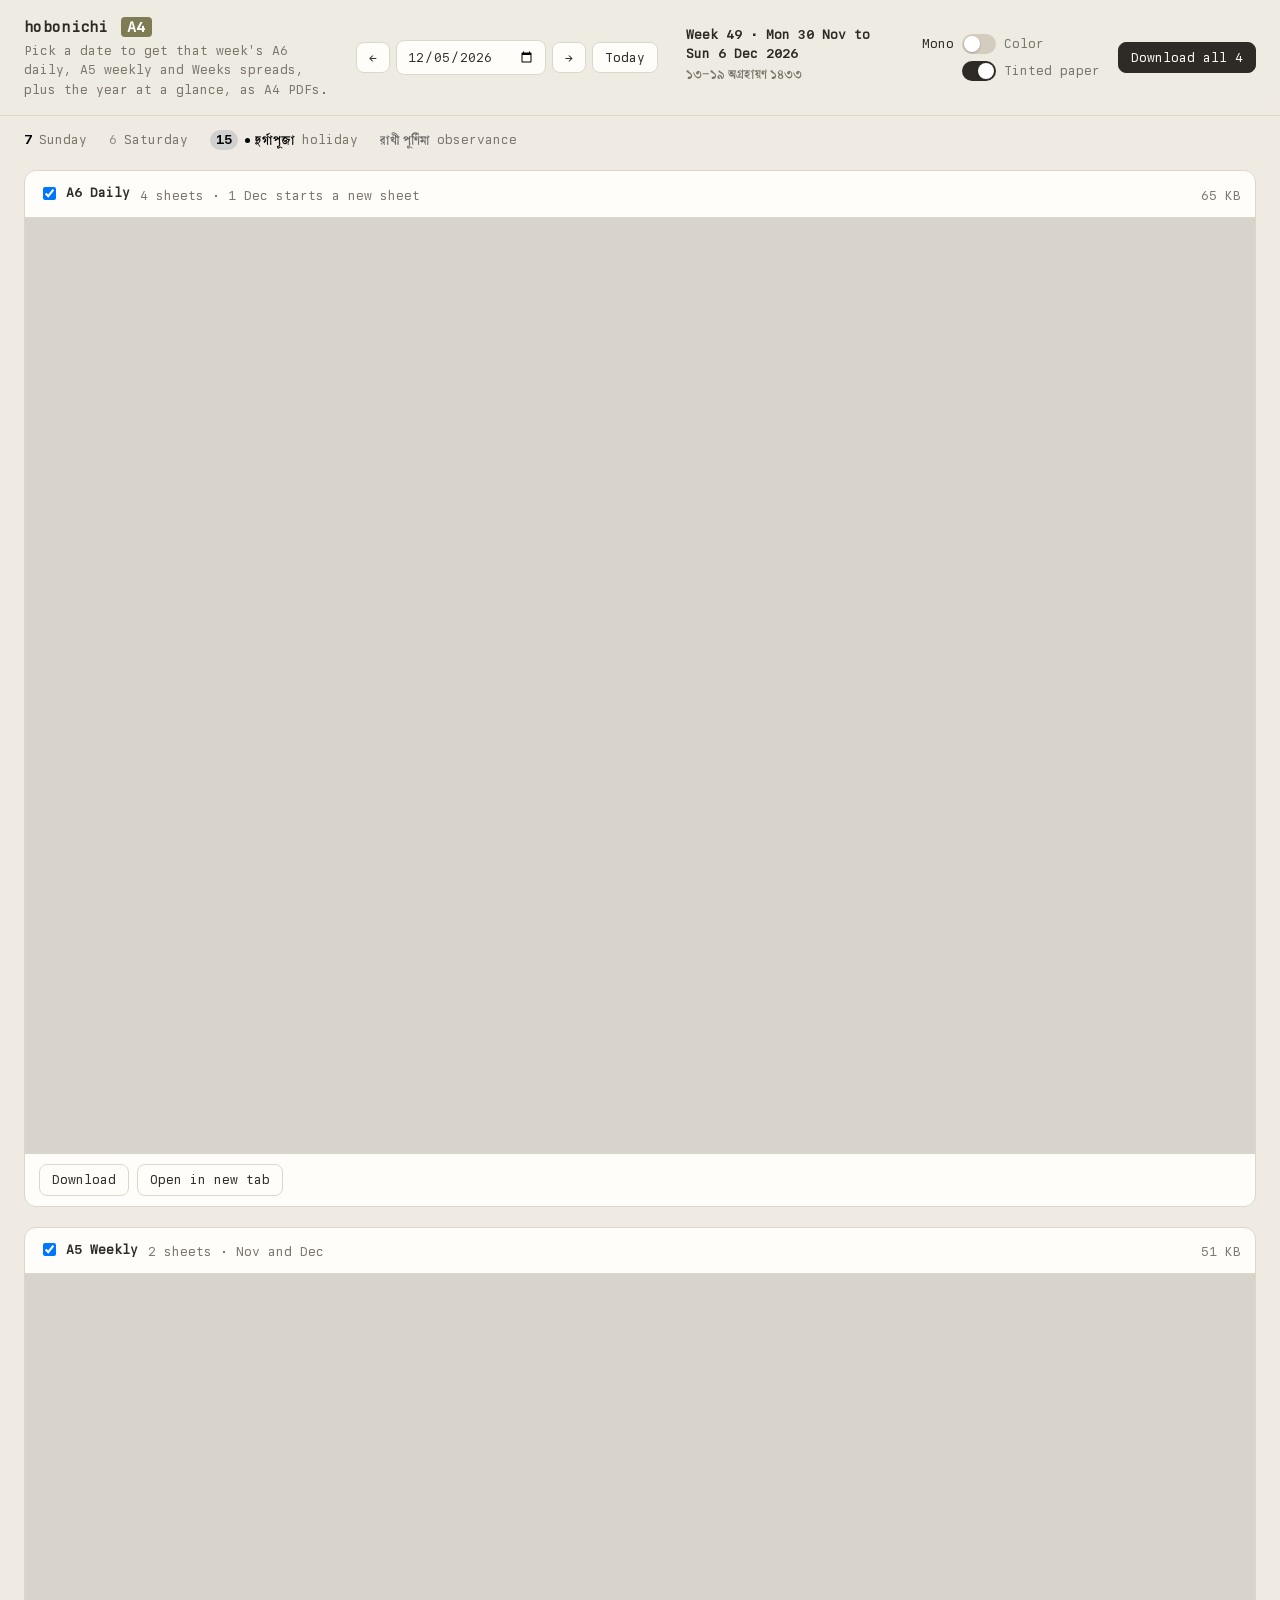
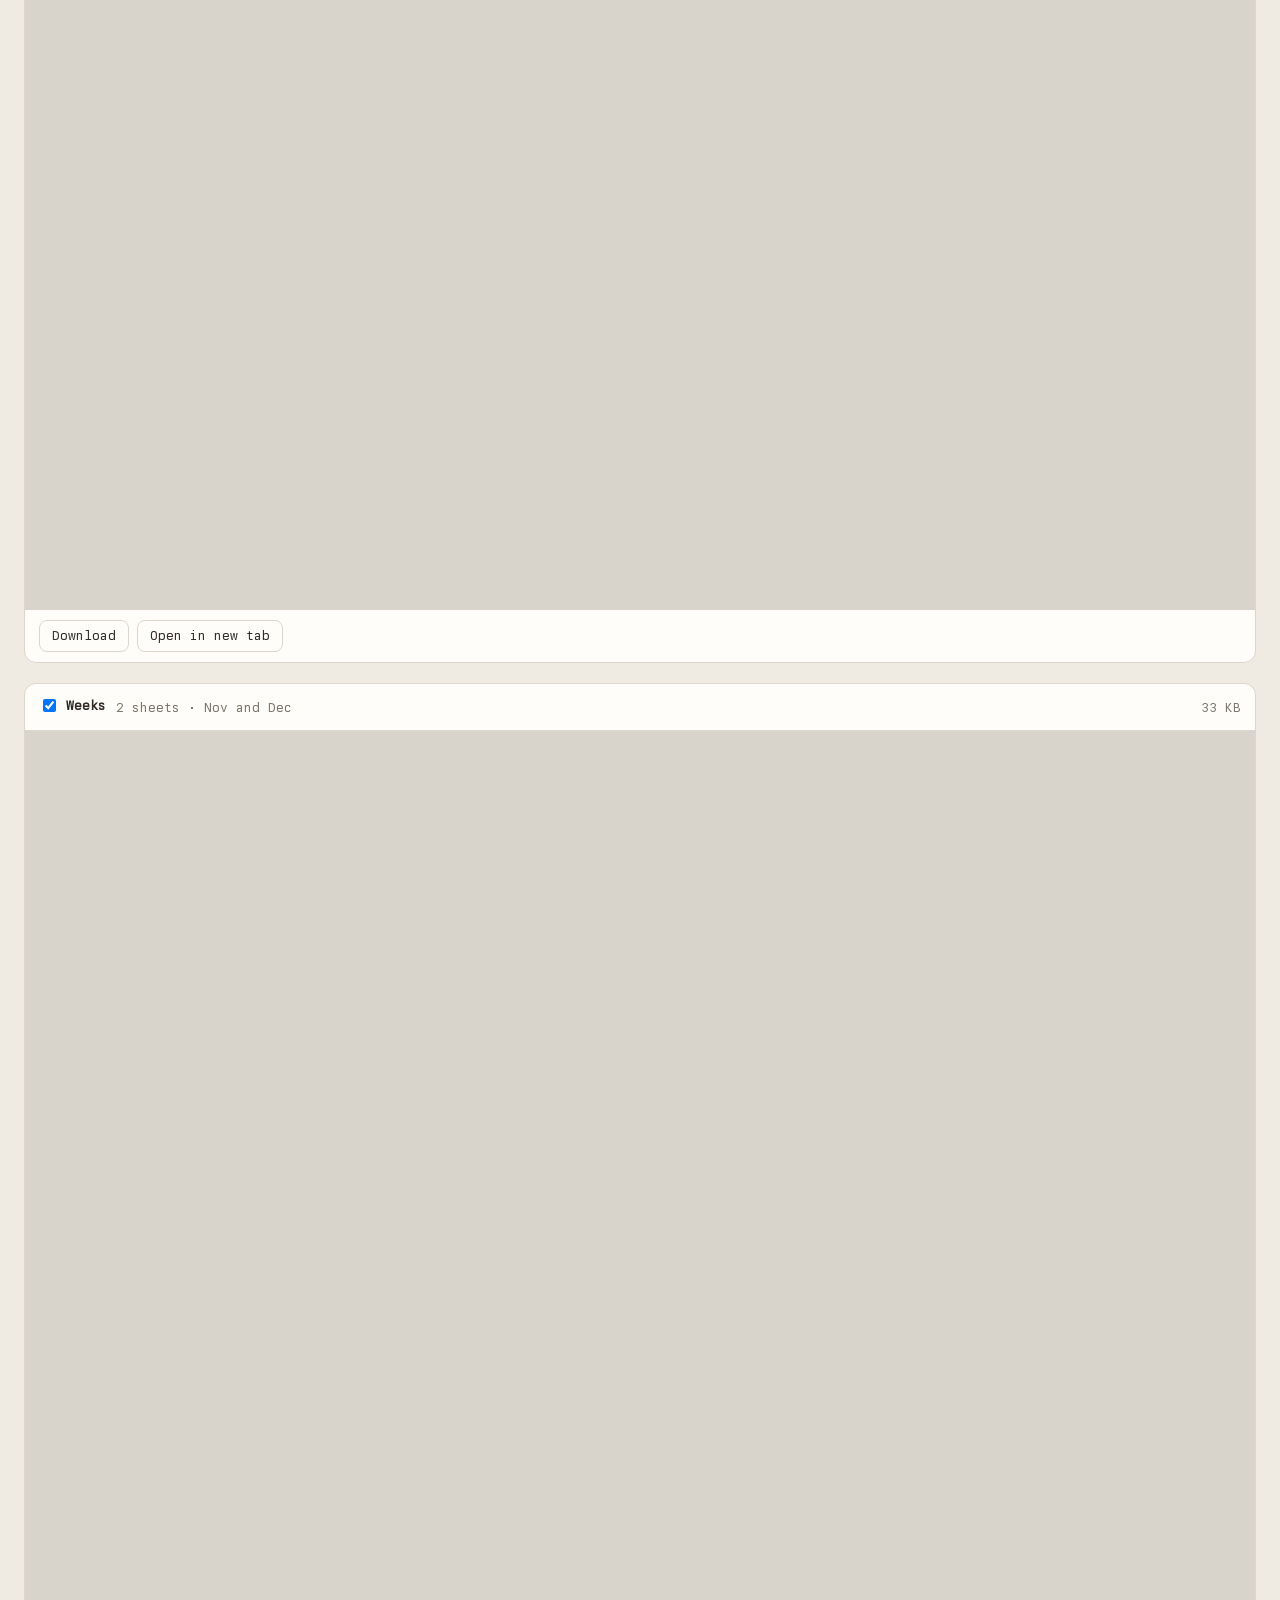
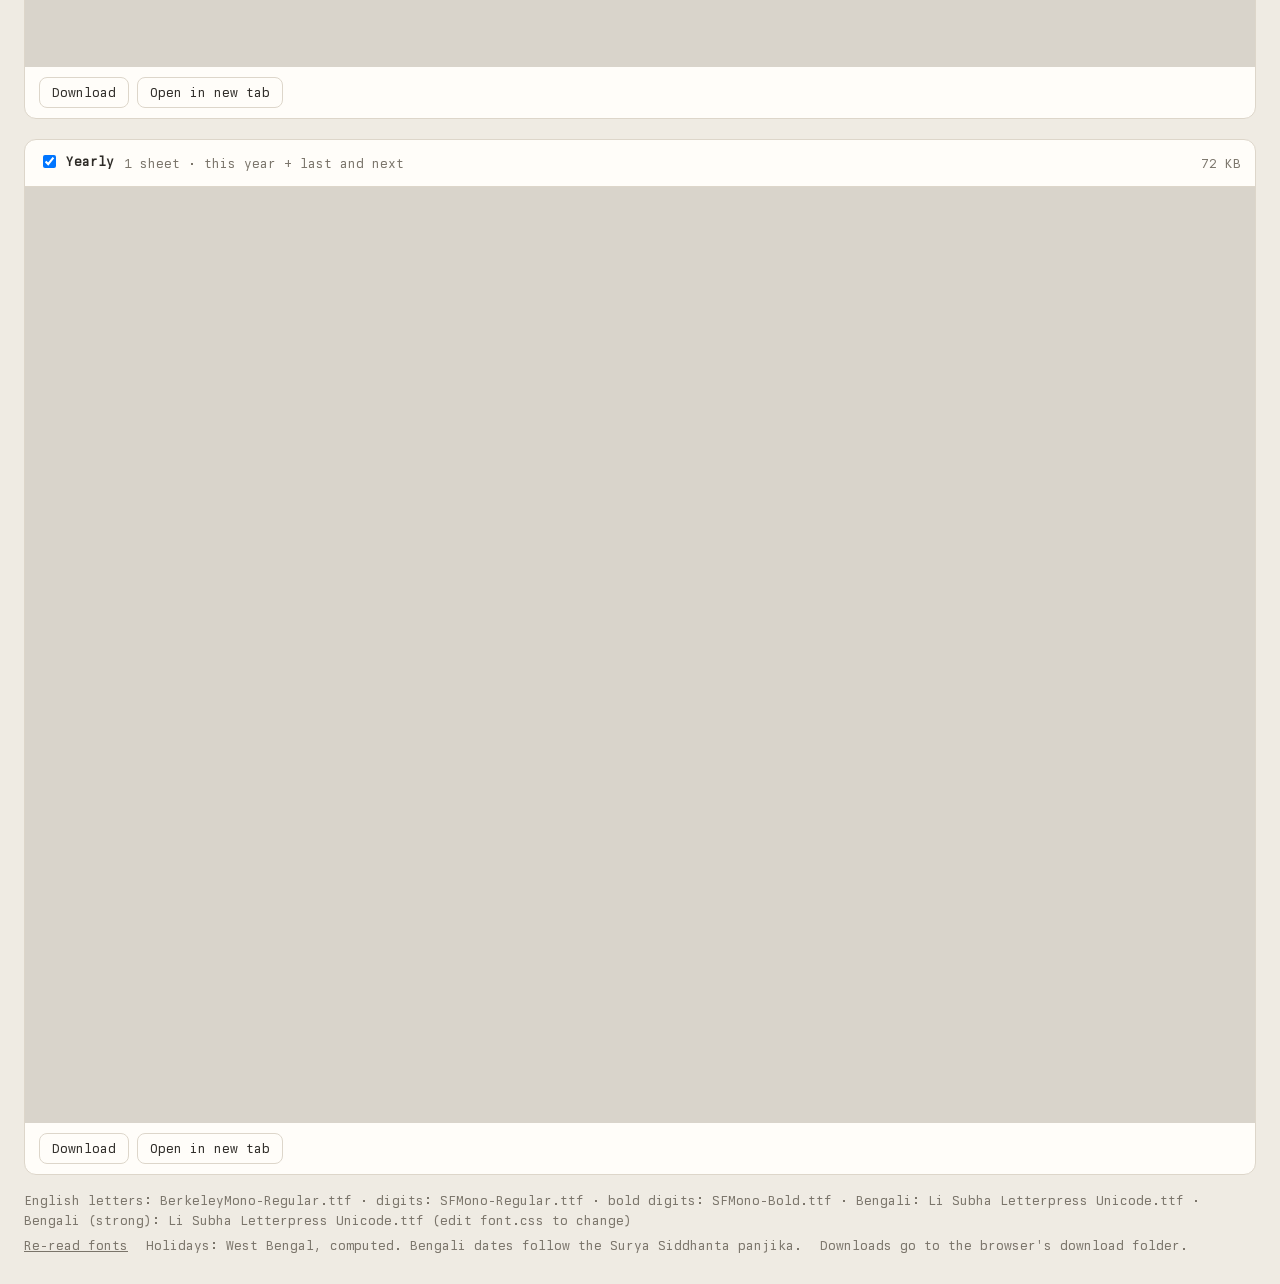
<file: hobinichi/index.html>
<!doctype html>
<html lang="en">
<head>
<meta charset="utf-8">
<meta name="viewport" content="width=device-width, initial-scale=1">
<title>Hobonichi A4 planner</title>
<style>
  /* Defaults. font.css (next to this file) overrides them. */
  :root {
    --font-latin: url("fonts/BerkeleyMono-Regular.ttf");
    --font-numerals: url("fonts/SFMono-Regular.ttf");
    --font-numerals-bold: url("fonts/SFMono-Bold.ttf");
    --font-bengali: url("fonts/Li Subha Letterpress Unicode.ttf");
    --font-bengali-strong: url("fonts/Li Subha Letterpress Unicode.ttf");
  }
</style>
<link rel="stylesheet" href="font.css">
<style>
  :root {
    --bg: #efebe3;
    --card: #fffdf9;
    --ink: #2e2b27;
    --muted: #7a746a;
    --line: #ddd6ca;
    --olive: #7e7c55;
    --mono: "Planner Numerals", "Planner Latin", ui-monospace, "SF Mono", Menlo, monospace;
    --bengali: "Planner Bengali", "Noto Sans Bengali", "Bangla Sangam MN", sans-serif;
  }
  * { box-sizing: border-box; }
  html, body { margin: 0; }
  body { background: var(--bg); color: var(--ink); font: 13px/1.5 var(--mono); -webkit-font-smoothing: antialiased; }
  .bn { font-family: var(--bengali); }
  button, input, label.button { font: inherit; color: inherit; }
  button, label.button {
    border: 1px solid var(--line); background: var(--card); border-radius: 8px; padding: 7px 12px;
    cursor: pointer; white-space: nowrap; line-height: 1.2;
  }
  button:hover, label.button:hover { border-color: #b9b0a1; }
  button:disabled { opacity: .45; cursor: default; }
  button.primary { background: var(--ink); color: #fffdf9; border-color: var(--ink); }
  button.link { border: 0; background: none; padding: 0; text-decoration: underline; color: var(--muted); }

  .top {
    position: sticky; top: 0; z-index: 2; background: rgba(239, 235, 227, .94); backdrop-filter: blur(6px);
    border-bottom: 1px solid var(--line); padding: 16px 24px;
    display: grid; grid-template-columns: auto auto 1fr auto; gap: 16px 28px; align-items: center;
  }
  .brand h1 { margin: 0; font-size: 15px; letter-spacing: .02em; }
  .brand h1 span { background: var(--olive); color: #fff; padding: 1px 6px; border-radius: 4px; margin-left: 4px; }
  .brand p { margin: 2px 0 0; color: var(--muted); max-width: 38ch; }
  .controls { display: flex; gap: 6px; align-items: center; }
  .controls input[type=date] {
    border: 1px solid var(--line); background: var(--card); border-radius: 8px; padding: 6px 10px; min-width: 150px;
  }
  .week #week-title { font-weight: 600; }
  .week #week-bengali { color: var(--muted); font-size: 14px; }
  .events { list-style: none; margin: 6px 0 0; padding: 0; display: flex; flex-wrap: wrap; gap: 6px; }
  .events li { border: 1px solid var(--line); border-radius: 999px; padding: 1px 9px; background: var(--card); color: var(--muted); }
  .events li.holiday { color: var(--k-rest); background: var(--k-chip); border-color: transparent; }
  .events li.observance { color: var(--k-obs); }
  .events li .bn { font-size: 13.5px; }
  .events li.holiday .bn::before, .key .k-name::before {
    content: ""; display: inline-block; width: 5px; height: 5px; border-radius: 50%; background: currentColor; margin-right: 5px; vertical-align: 2px;
  }
  .actions { display: flex; gap: 18px; align-items: center; justify-content: flex-end; }

  /* on/off switches, stacked with their tracks in line */
  .switches { display: grid; gap: 7px; justify-items: start; }
  .switch { display: inline-flex; gap: 8px; align-items: center; color: var(--muted); cursor: pointer; user-select: none; }
  .switch.indent { padding-left: calc(5ch + 8px); }
  .switch input {
    appearance: none; -webkit-appearance: none; margin: 0; flex: none; position: relative; cursor: pointer;
    width: 34px; height: 20px; border-radius: 999px; background: #d3ccbf; transition: background .18s;
  }
  .switch input::after {
    content: ""; position: absolute; top: 2px; left: 2px; width: 16px; height: 16px; border-radius: 50%;
    background: #fff; box-shadow: 0 1px 2px rgba(46, 43, 39, .3); transition: transform .18s;
  }
  .switch input:checked { background: var(--ink); }
  .switch input:checked::after { transform: translateX(14px); }
  .switch input:focus-visible { outline: 2px solid var(--olive); outline-offset: 2px; }
  .switch .side { transition: color .18s; }
  .switch .off { width: 5ch; text-align: right; }
  body:not(.color) .switch .off, body.color .switch .on { color: var(--ink); }

  /* How the PDFs mark days in each mode (same values as the renderer's palettes) */
  body { --k-rest: #000; --k-rest-weight: 700; --k-sat: #8a8a8a; --k-obs: #6a6a6a; --k-chip: #d0d0d0; }
  body.color { --k-rest: #c53f30; --k-rest-weight: 400; --k-sat: #3d63a0; --k-obs: #8c6410; --k-chip: #f6d8d2; }
  .key { display: flex; flex-wrap: wrap; align-items: center; gap: 6px 22px; padding: 14px 24px 0; color: var(--muted); }
  .key > span { display: inline-flex; align-items: center; gap: 7px; }
  .key b { font-weight: 400; }
  .key .k-sun, .key .k-hol { color: var(--k-rest); font-weight: var(--k-rest-weight); }
  .key .k-sat { color: var(--k-sat); }
  .key .k-hol { background: var(--k-chip); border-radius: 999px; padding: 0 6px; }
  .key .k-name { color: var(--k-rest); }
  .key .k-obs { color: var(--k-obs); }
  .key .bn { font-size: 13.5px; }

  .notice, .error {
    margin: 16px 24px 0; padding: 12px 16px; border-radius: 10px; border: 1px solid #e3cf9b; background: #fbf3dc;
  }
  .notice p { margin: 0 0 10px; }
  .notice .row { display: flex; gap: 8px; flex-wrap: wrap; }
  .error { border-color: #e7c0b9; background: #fbe9e5; color: #8c2b20; }

  .cards {
    display: grid; gap: 20px; padding: 20px 24px 8px;
    grid-template-columns: repeat(auto-fill, minmax(min(100%, 640px), 1fr));
  }
  .card { background: var(--card); border: 1px solid var(--line); border-radius: 12px; overflow: hidden; display: flex; flex-direction: column; }
  .card > header { display: flex; align-items: baseline; gap: 10px; padding: 12px 14px; border-bottom: 1px solid var(--line); }
  .card > header label { display: flex; gap: 7px; align-items: center; cursor: pointer; }
  .card .meta { color: var(--muted); }
  .card .status { margin-left: auto; color: var(--muted); }
  .viewer { position: relative; aspect-ratio: 297 / 226; background: #d9d4cb; }
  .viewer iframe { position: absolute; inset: 0; width: 100%; height: 100%; border: 0; }
  .viewer .veil {
    position: absolute; inset: 0; display: none; place-items: center; color: var(--muted);
    background: repeating-linear-gradient(-45deg, #e6e1d8 0 12px, #ebe6dd 12px 24px);
  }
  .card.busy .veil { display: grid; }
  .card > footer { display: flex; gap: 8px; padding: 10px 14px; }

  .foot { padding: 8px 24px 28px; color: var(--muted); display: flex; flex-wrap: wrap; gap: 6px 18px; }

  @media (max-width: 1100px) {
    .top { grid-template-columns: 1fr auto; }
    .week { grid-column: 1 / -1; }
    .actions { grid-column: 1 / -1; }
  }
</style>
</head>
<body>
<header class="top">
  <div class="brand">
    <h1>hobonichi <span>A4</span></h1>
    <p>Pick a date to get that week's A6 daily, A5 weekly and Weeks spreads, plus the year at a glance, as A4 PDFs.</p>
  </div>
  <div class="controls">
    <button id="prev" title="Previous week (←)" aria-label="Previous week">←</button>
    <input id="date" type="date" aria-label="Date">
    <button id="next" title="Next week (→)" aria-label="Next week">→</button>
    <button id="today">Today</button>
  </div>
  <div class="week">
    <div id="week-title"></div>
    <div id="week-bengali" class="bn"></div>
    <ul id="week-events" class="events" hidden></ul>
  </div>
  <div class="actions">
    <div class="switches">
      <label class="switch" title="Monochrome or color PDFs">
        <span class="side off">Mono</span>
        <input id="color" type="checkbox" role="switch" aria-label="Color">
        <span class="side on">Color</span>
      </label>
      <label class="switch indent"><input id="tint" type="checkbox" role="switch" checked> Tinted paper</label>
    </div>
    <button id="download-selected" class="primary" disabled>Download all 4</button>
  </div>
</header>

<section id="fonts-panel" class="notice" hidden>
  <p id="fonts-message"></p>
  <div class="row">
    <button id="fonts-allow" class="primary" hidden>Allow access to installed fonts</button>
    <label class="button">Choose font files…<input id="fonts-pick" type="file" accept=".ttf,.otf" multiple hidden></label>
  </div>
</section>
<p id="error" class="error" hidden></p>

<div class="key" aria-label="How the PDFs mark days">
  <span><b class="k-sun">7</b> Sunday</span>
  <span><b class="k-sat">6</b> Saturday</span>
  <span><b class="k-hol">15</b><b class="k-name bn">দুর্গাপূজা</b> holiday</span>
  <span><b class="k-obs bn">রাখী পূর্ণিমা</b> observance</span>
</div>

<main class="cards">
  <article class="card" data-kind="daily">
    <header>
      <label><input class="pick" type="checkbox" checked> <strong>A6 Daily</strong></label>
      <span class="meta">4 sheets · Mon to Sun + notes</span>
      <span class="status"></span>
    </header>
    <div class="viewer"><iframe title="A6 daily PDF"></iframe><div class="veil">Building…</div></div>
    <footer><button class="download">Download</button><button class="open">Open in new tab</button></footer>
  </article>
  <article class="card" data-kind="a5">
    <header>
      <label><input class="pick" type="checkbox" checked> <strong>A5 Weekly</strong></label>
      <span class="meta">1 sheet · actual A5 size</span>
      <span class="status"></span>
    </header>
    <div class="viewer"><iframe title="A5 weekly PDF"></iframe><div class="veil">Building…</div></div>
    <footer><button class="download">Download</button><button class="open">Open in new tab</button></footer>
  </article>
  <article class="card" data-kind="weeks">
    <header>
      <label><input class="pick" type="checkbox" checked> <strong>Weeks</strong></label>
      <span class="meta">1 sheet · week + memo</span>
      <span class="status"></span>
    </header>
    <div class="viewer"><iframe title="Weeks PDF"></iframe><div class="veil">Building…</div></div>
    <footer><button class="download">Download</button><button class="open">Open in new tab</button></footer>
  </article>
  <article class="card" data-kind="yearly">
    <header>
      <label><input class="pick" type="checkbox" checked> <strong>Yearly</strong></label>
      <span class="meta">1 sheet · this year + last and next</span>
      <span class="status"></span>
    </header>
    <div class="viewer"><iframe title="Yearly PDF"></iframe><div class="veil">Building…</div></div>
    <footer><button class="download">Download</button><button class="open">Open in new tab</button></footer>
  </article>
</main>

<footer class="foot">
  <span id="fonts-in-use"></span>
  <button id="fonts-reload" class="link">Re-read fonts</button>
  <span>Holidays: West Bengal, computed. Bengali dates follow the Surya Siddhanta panjika.</span>
  <span>Downloads go to the browser's download folder.</span>
</footer>

<script src="lib/regenerator-runtime.js"></script>
<script src="lib/pdf-lib.min.js"></script>
<script src="lib/fontkit.umd.min.js"></script>
<script src="lib/astronomy.browser.min.js"></script>
<script src="fonts/fonts.js"></script>
<script>
/* ==========================================================================
   Calendar engine: civil days, moon phases, tithi, Bengali (Bangabda) dates,
   amanta lunar months and Bengali / Indian holidays. All civil dates are IST.
   Astronomy comes from astronomy-engine (global `Astronomy`).
   ========================================================================== */
(function (global) {
  'use strict';
  const A = global.Astronomy;
  if (!A) return;
  const DAY = 86400000;
  const IST = 330; // minutes east of UTC
  const KOLKATA = new A.Observer(22.5726, 88.3639, 10);
  const SIGHTING = new A.Observer(26.8467, 80.9462, 120); // Lucknow: reference for crescent sighting
  const SYNODIC = 29.530588853;
  const LUNATION0 = Date.UTC(2000, 0, 6, 18, 14); // Meeus lunation k = 0

  // ---- civil day numbers (days since 1970-01-01, IST) ----
  const dn = (y, m, d) => Math.floor(Date.UTC(y, m - 1, d) / DAY);
  const ymd = (n) => {
    const t = new Date(n * DAY);
    return { y: t.getUTCFullYear(), m: t.getUTCMonth() + 1, d: t.getUTCDate(), wd: t.getUTCDay() };
  };
  const istDay = (date) => Math.floor((date.getTime() + IST * 60000) / DAY);
  const istTime = (n, hours) => new Date(n * DAY + (hours * 60 - IST) * 60000);
  const mondayOf = (n) => n - ((ymd(n).wd + 6) % 7);
  const isLeap = (y) => (y % 4 === 0 && y % 100 !== 0) || y % 400 === 0;
  const daysInMonth = (y, m) => [31, isLeap(y) ? 29 : 28, 31, 30, 31, 30, 31, 31, 30, 31, 30, 31][m - 1];
  const dayOfYear = (n) => { const { y } = ymd(n); return n - dn(y, 1, 1) + 1; };
  function isoWeek(n) {
    const thursday = mondayOf(n) + 3;
    const y = ymd(thursday).y;
    return { week: Math.floor((thursday - dn(y, 1, 1)) / 7) + 1, year: y };
  }
  const ordinal = (k) => {
    const s = (k % 100 >= 11 && k % 100 <= 13) ? 'th' : ({ 1: 'st', 2: 'nd', 3: 'rd' }[k % 10] || 'th');
    return k + s;
  };

  // ---- sun & moon helpers ----
  const memo = new Map();
  const cached = (key, fn) => { if (!memo.has(key)) memo.set(key, fn()); return memo.get(key); };

  function riseSet(observer, tag, n, dir) {
    return cached(`rs:${tag}:${n}:${dir}`, () => {
      const r = A.SearchRiseSet(A.Body.Sun, observer, dir, istTime(n, dir > 0 ? 0 : 6), 1.2);
      return r ? r.date : istTime(n, dir > 0 ? 6 : 18);
    });
  }
  const DELHI = new A.Observer(28.6139, 77.209, 216);
  const sunrise = (n) => riseSet(KOLKATA, 'kol', n, +1);
  const sunset = (n) => riseSet(KOLKATA, 'kol', n, -1);

  // Lahiri (Chitrapaksha) ayanamsa, IAU 2006 precession from the 1956 definition.
  function ayanamsa(date) {
    const T = A.MakeTime(date).tt / 36525;
    return 23.857071 + (5028.796195 * T + 1.1054348 * T * T) / 3600;
  }
  const siderealSun = (date) => (A.SunPosition(date).elon - ayanamsa(date) + 720) % 360;
  const elongation = (date) => A.MoonPhase(date); // moon − sun, 0..360

  function nextPhase(angle, from, days = 32) {
    const r = A.SearchMoonPhase(angle % 360, from, days);
    return r ? r.date : null;
  }

  // ---- Bengali solar calendar (as printed in West Bengal panjikas) ----
  // Sankrantis follow the Surya Siddhanta; a month begins on the civil day of the
  // first Kolkata sunrise after its sankranti.
  const BN_MONTHS = ['বৈশাখ', 'জ্যৈষ্ঠ', 'আষাঢ়', 'শ্রাবণ', 'ভাদ্র', 'আশ্বিন', 'কার্তিক', 'অগ্রহায়ণ', 'পৌষ', 'মাঘ', 'ফাল্গুন', 'চৈত্র'];
  // Approximate Gregorian (month, day) of each sign's sankranti, Mesha first.
  const SANKRANTI_APPROX = [[4, 14], [5, 15], [6, 15], [7, 16], [8, 17], [9, 17], [10, 17], [11, 16], [12, 16], [1, 14], [2, 13], [3, 14]];
  const SS_YEAR = 1577917828 / 4320000;          // sidereal year, days
  const SS_EPOCH = 588465.5 - 75.7683 / 360;     // Kali epoch, midnight at Ujjain (JD, UT)
  const SS_APOGEE = 77.11;                       // sun's mandocca, degrees
  const RAD = Math.PI / 180;
  const jdOf = (date) => date.getTime() / DAY + 2440587.5;
  const dateOfJd = (jd) => new Date((jd - 2440587.5) * DAY);
  function ssSun(jd) {
    const mean = (((jd - SS_EPOCH) / SS_YEAR) % 1) * 360;
    const k = (mean - SS_APOGEE) * RAD;
    const epicycle = 14 - (20 / 60) * Math.abs(Math.sin(k));
    return (mean - Math.asin((epicycle / 360) * Math.sin(k)) / RAD + 360) % 360;
  }
  function ssSankranti(sign, approx) {
    let lo = jdOf(approx) - 8, hi = jdOf(approx) + 8;
    const f = (jd) => ((ssSun(jd) - 30 * sign + 540) % 360) - 180;
    for (let i = 0; i < 50; i++) { const mid = (lo + hi) / 2; if (f(mid) < 0) lo = mid; else hi = mid; }
    return dateOfJd((lo + hi) / 2);
  }

  function sankrantisOfYear(y) {
    return cached(`sk:${y}`, () => {
      const list = [];
      for (let r = 0; r < 12; r++) {
        const [m, d] = SANKRANTI_APPROX[r];
        const time = ssSankranti(r, istTime(dn(y, m, d), 12));
        const day = istDay(time);
        const monthStart = time < sunrise(day) ? day : day + 1;
        const bsYear = r <= 8 ? y - 593 : y - 594;
        list.push({ sign: r, time, day, monthStart, month: r, bsYear });
      }
      return list.sort((a, b) => a.day - b.day);
    });
  }

  function bengaliDate(n) {
    const { y } = ymd(n);
    const starts = [...sankrantisOfYear(y - 1), ...sankrantisOfYear(y)].filter((s) => s.monthStart <= n);
    const s = starts[starts.length - 1];
    const nextStarts = [...sankrantisOfYear(y), ...sankrantisOfYear(y + 1)].filter((x) => x.monthStart > n);
    const next = nextStarts[0];
    return { day: n - s.monthStart + 1, month: s.month, year: s.bsYear, length: next.monthStart - s.monthStart, lastDay: next.monthStart - 1 === n };
  }
  const bangabda = (n) => bengaliDate(n).year;

  // ---- tithi & amanta lunar months ----
  const TITHI_BN = ['প্রতিপদ', 'দ্বিতীয়া', 'তৃতীয়া', 'চতুর্থী', 'পঞ্চমী', 'ষষ্ঠী', 'সপ্তমী', 'অষ্টমী', 'নবমী', 'দশমী', 'একাদশী', 'দ্বাদশী', 'ত্রয়োদশী', 'চতুর্দশী'];
  const LUNAR_BN = ['চৈত্র', 'বৈশাখ', 'জ্যৈষ্ঠ', 'আষাঢ়', 'শ্রাবণ', 'ভাদ্র', 'আশ্বিন', 'কার্তিক', 'অগ্রহায়ণ', 'পৌষ', 'মাঘ', 'ফাল্গুন'];

  const tithiAt = (date) => Math.floor(elongation(date) / 12) + 1; // 1..30
  function tithiOfDay(n) {
    return cached(`tithi:${n}`, () => {
      const t = tithiAt(sunrise(n));
      return { tithi: t, paksha: t <= 15 ? 'shukla' : 'krishna' };
    });
  }
  function tithiLabel(t, { short = false } = {}) {
    if (t === 15) return 'পূর্ণিমা';
    if (t === 30) return 'অমাবস্যা';
    const name = TITHI_BN[(t - 1) % 15];
    if (short) return name;
    return (t <= 15 ? 'শুক্লা ' : 'কৃষ্ণা ') + name;
  }

  // New moons whose start lies in [fromDay, toDay].
  function newMoonsBetween(fromDay, toDay) {
    return cached(`nm:${fromDay}:${toDay}`, () => {
      const out = [];
      let t = nextPhase(0, istTime(fromDay, 0), 31);
      while (t && istDay(t) <= toDay) { out.push(t); t = nextPhase(0, new Date(t.getTime() + DAY), 31); }
      return out;
    });
  }

  // Amanta lunar months starting around year y (with adhika detection).
  function lunarMonthsOfYear(y) {
    return cached(`lm:${y}`, () => {
      const moons = newMoonsBetween(dn(y - 1, 11, 1), dn(y + 1, 2, 15));
      const months = [];
      for (let i = 0; i + 1 < moons.length; i++) {
        const r1 = Math.floor(siderealSun(moons[i]) / 30);
        const r2 = Math.floor(siderealSun(moons[i + 1]) / 30);
        months.push({ start: moons[i], end: moons[i + 1], index: (r1 + 1) % 12, adhika: r1 === r2 });
      }
      return months;
    });
  }

  // Interval [start, end) of tithi `t` inside a lunar month.
  function tithiInterval(month, t) {
    const start = t === 1 ? month.start : nextPhase(12 * (t - 1), new Date(month.start.getTime() - 2 * 3600000), 32);
    const end = t === 30 ? month.end : nextPhase(12 * t, start, 3);
    return { start, end };
  }

  const dayWindow = (n, kind) => {
    const r = sunrise(n), s = sunset(n), len = s - r;
    switch (kind) {
      case 'purvahna': return [r, new Date(r.getTime() + len / 2)];
      case 'madhyahna': return [new Date(r.getTime() + len * 2 / 5), new Date(r.getTime() + len * 3 / 5)];
      case 'aparahna': return [new Date(r.getTime() + len * 3 / 5), new Date(r.getTime() + len * 4 / 5)];
      case 'pradosh': return [s, new Date(s.getTime() + 2.4 * 3600000)];
      default: return null;
    }
  };

  // Choose the civil day on which a tithi is observed, by the given kala rule.
  function observeDay({ start, end }, rule) {
    const first = istDay(start) - 1, last = istDay(end) + 1;
    const days = [];
    for (let n = first; n <= last; n++) days.push(n);
    const within = (t) => t >= start && t < end;
    const udaya = () => days.find((n) => within(sunrise(n))) ?? istDay(start);
    if (rule === 'udaya') return udaya();
    if (rule === 'udaya-delhi') return days.find((n) => within(riseSet(DELHI, 'del', n, +1))) ?? udaya();
    if (rule === 'sunset') return days.find((n) => within(sunset(n))) ?? udaya();
    if (rule === 'nishita') {
      const mid = (n) => new Date((sunset(n).getTime() + sunrise(n + 1).getTime()) / 2);
      return days.find((n) => within(mid(n))) ?? udaya();
    }
    let best = null, bestOverlap = 0;
    for (const n of days) {
      const [a, b] = dayWindow(n, rule);
      const overlap = Math.min(b, end) - Math.max(a, start);
      if (overlap > bestOverlap + 60000) { best = n; bestOverlap = overlap; }
    }
    return best ?? udaya();
  }

  // ---- Islamic months (India: crescent sighted the evening after conjunction) ----
  function crescentVisible(evening, conj) {
    const ageH = (evening - conj) / 3600000;
    if (ageH < 0) return false;
    const eq = A.Equator(A.Body.Moon, evening, SIGHTING, true, true);
    const alt = A.Horizon(evening, SIGHTING, eq.ra, eq.dec, 'normal').altitude;
    return ageH >= 20 && alt >= 6;
  }
  function islamicMonthStart(k) {
    return cached(`hijri:${k}`, () => {
      const approx = new Date(LUNATION0 + k * SYNODIC * DAY);
      const conj = nextPhase(0, new Date(approx.getTime() - 3 * DAY), 7);
      const d0 = istDay(conj);
      for (let n = d0; n < d0 + 4; n++) {
        const ss = riseSet(SIGHTING, 'lko', n, -1);
        if (crescentVisible(ss, conj)) return n + 1;
      }
      return d0 + 2;
    });
  }
  const hijriOf = (k) => { const M = 17037 + k; return { year: Math.floor(M / 12) + 1, month: (M % 12) + 1 }; };

  function easter(y) {
    const a = y % 19, b = Math.floor(y / 100), c = y % 100, d = Math.floor(b / 4), e = b % 4;
    const f = Math.floor((b + 8) / 25), g = Math.floor((b - f + 1) / 3);
    const h = (19 * a + b - d - g + 15) % 30, i = Math.floor(c / 4), k = c % 4;
    const l = (32 + 2 * e + 2 * i - h - k) % 7, m = Math.floor((a + 11 * h + 22 * l) / 451);
    const month = Math.floor((h + l - 7 * m + 114) / 31), day = ((h + l - 7 * m + 114) % 31) + 1;
    return dn(y, month, day);
  }

  // ---- holidays & observances ----
  // kind: 'holiday' (a day off) or 'observance' (marked, but not a day off)
  const LUNAR_FESTIVALS = [
    { month: 10, tithi: 5, rule: 'purvahna', name: 'সরস্বতী পূজা', kind: 'holiday' },
    { month: 10, tithi: 29, rule: 'nishita', name: 'শিবরাত্রি', kind: 'observance' },
    { month: 11, tithi: 15, rule: 'udaya', name: 'দোলযাত্রা', kind: 'holiday' },
    { month: 0, tithi: 9, rule: 'madhyahna', name: 'রামনবমী', kind: 'holiday' },
    { month: 0, tithi: 13, rule: 'udaya', name: 'মহাবীর জয়ন্তী', kind: 'holiday' },
    { month: 1, tithi: 3, rule: 'purvahna', name: 'অক্ষয় তৃতীয়া', kind: 'observance' },
    { month: 1, tithi: 15, rule: 'udaya', name: 'বুদ্ধ পূর্ণিমা', kind: 'holiday' },
    { month: 2, tithi: 6, rule: 'udaya', name: 'জামাইষষ্ঠী', kind: 'observance' },
    { month: 3, tithi: 2, rule: 'udaya', name: 'রথযাত্রা', kind: 'observance' },
    { month: 4, tithi: 15, rule: 'udaya', name: 'রাখী পূর্ণিমা', kind: 'observance' },
    { month: 4, tithi: 23, rule: 'udaya', name: 'জন্মাষ্টমী', kind: 'holiday' },
    { month: 5, tithi: 30, rule: 'udaya', name: 'মহালয়া', kind: 'holiday' },
    { month: 6, tithi: 7, rule: 'udaya', name: 'মহাসপ্তমী', kind: 'holiday' },
    { month: 6, tithi: 8, rule: 'udaya', name: 'মহাষ্টমী', kind: 'holiday' },
    { month: 6, tithi: 9, rule: 'aparahna', name: 'মহানবমী', kind: 'holiday' },
    { month: 6, tithi: 10, rule: 'aparahna', name: 'বিজয়া দশমী', kind: 'holiday' },
    { month: 6, tithi: 15, rule: 'nishita', name: 'লক্ষ্মীপূজা', kind: 'holiday' },
    { month: 6, tithi: 30, rule: 'nishita', name: 'কালীপূজা', kind: 'holiday' },
    { month: 7, tithi: 2, rule: 'udaya', name: 'ভাইফোঁটা', kind: 'holiday' },
    { month: 7, tithi: 6, rule: 'udaya-delhi', name: 'ছট পূজা', kind: 'holiday' },
    { month: 7, tithi: 9, rule: 'udaya', name: 'জগদ্ধাত্রী পূজা', kind: 'observance' },
    { month: 7, tithi: 15, rule: 'udaya', name: 'গুরু নানক জয়ন্তী', kind: 'holiday' },
  ];
  const FIXED = [
    [1, 1, 'ইংরেজি নববর্ষ', 'observance'],
    [1, 23, 'নেতাজি জয়ন্তী', 'holiday'],
    [1, 26, 'প্রজাতন্ত্র দিবস', 'holiday'],
    [4, 14, 'আম্বেদকর জয়ন্তী', 'holiday'],
    [5, 1, 'মে দিবস', 'holiday'],
    [8, 15, 'স্বাধীনতা দিবস', 'holiday'],
    [10, 2, 'গান্ধী জয়ন্তী', 'holiday'],
    [12, 25, 'বড়দিন', 'holiday'],
  ];

  function holidaysOfYear(y) {
    return cached(`hol:${y}`, () => {
      const list = [];
      const add = (n, name, kind) => { if (ymd(n).y === y) list.push({ n, name, kind }); };
      for (const [m, d, name, kind] of FIXED) add(dn(y, m, d), name, kind);
      add(easter(y) - 2, 'গুড ফ্রাইডে', 'holiday');

      // Bengali solar calendar days (sankranti = last day of a month)
      for (const yy of [y - 1, y, y + 1]) {
        for (const s of sankrantisOfYear(yy)) {
          const lastOfPrev = s.monthStart - 1;
          if (s.sign === 0) {
            add(s.monthStart, 'পয়লা বৈশাখ', 'holiday');
            add(s.monthStart + 24, 'রবীন্দ্র জয়ন্তী', 'holiday');
            add(lastOfPrev, 'চৈত্র সংক্রান্তি', 'observance');
          }
          if (s.sign === 1) add(s.monthStart + 10, 'নজরুল জয়ন্তী', 'observance');
          if (s.sign === 9) add(lastOfPrev, 'পৌষ সংক্রান্তি', 'observance');
          if (s.sign === 5) add(lastOfPrev, 'বিশ্বকর্মা পূজা', 'holiday');
        }
      }

      // Lunisolar festivals
      for (const yy of [y - 1, y, y + 1]) {
        for (const month of lunarMonthsOfYear(yy)) {
          if (month.adhika) continue;
          for (const f of LUNAR_FESTIVALS) {
            if (f.month !== month.index) continue;
            const n = observeDay(tithiInterval(month, f.tithi), f.rule);
            add(n, f.name, f.kind);
            if (f.name === 'কালীপূজা') add(n - 1, 'ভূত চতুর্দশী', 'observance');
            if (f.name === 'মহাসপ্তমী') add(n - 1, 'দুর্গাষষ্ঠী', 'holiday');
          }
        }
      }

      // Islamic (India)
      const k0 = Math.floor((Date.UTC(y - 1, 10, 1) - LUNATION0) / (SYNODIC * DAY));
      for (let k = k0; k < k0 + 16; k++) {
        const { month } = hijriOf(k);
        const start = islamicMonthStart(k);
        if (month === 10) add(start, 'ঈদ-উল-ফিতর', 'holiday');
        if (month === 12) add(start + 9, 'ঈদ-উজ-জোহা', 'holiday');
        if (month === 1) add(start + 9, 'মহরম', 'holiday');
        if (month === 3) add(start + 11, 'ফতেহা-দোয়াজ-দহম', 'holiday');
      }

      // de-duplicate (same day & name can be produced from adjacent years)
      const seen = new Set();
      return list.filter((h) => { const key = h.n + h.name; if (seen.has(key)) return false; seen.add(key); return true; })
        .sort((a, b) => a.n - b.n);
    });
  }
  function eventsOn(n) {
    const out = holidaysOfYear(ymd(n).y).filter((h) => h.n === n);
    return out.sort((a, b) => (a.kind === b.kind ? 0 : a.kind === 'holiday' ? -1 : 1));
  }
  const isHoliday = (n) => eventsOn(n).some((h) => h.kind === 'holiday');

  // ---- moon phase for a civil day (for the little moon icons) ----
  function moonOfDay(n) {
    return cached(`moon:${n}`, () => {
      const angle = elongation(istTime(n, 12));
      let quarter = null;
      const q = A.SearchMoonQuarter(istTime(n, 0));
      if (q && istDay(q.time.date) === n) quarter = q.quarter;
      return { angle, quarter };
    });
  }

  global.Cal = {
    dn, ymd, istDay, istTime, mondayOf, daysInMonth, dayOfYear, isoWeek, ordinal, isLeap,
    sunrise, sunset, ayanamsa, siderealSun, sankrantisOfYear, bengaliDate, bangabda, BN_MONTHS,
    tithiOfDay, tithiLabel, lunarMonthsOfYear, tithiInterval, observeDay, LUNAR_BN,
    islamicMonthStart, hijriOf, easter, holidaysOfYear, eventsOn, isHoliday, moonOfDay,
  };
})(typeof window !== 'undefined' ? window : globalThis);
</script>
<script>
/* Public-domain Bengali quotes for the "today's words" strip (Hobonichi's own
   quotes are copyrighted, so these stand in for them). */
(function (global) {
  'use strict';
  const RT = 'রবীন্দ্রনাথ ঠাকুর';
  const QUOTES = [
    { t: ['যদি তোর ডাক শুনে কেউ না আসে', 'তবে একলা চলো রে।'], a: RT },
    { t: ['চিত্ত যেথা ভয়শূন্য, উচ্চ যেথা শির,', 'জ্ঞান যেথা মুক্ত,'], a: RT, s: 'নৈবেদ্য' },
    { t: ['আকাশভরা সূর্য-তারা, বিশ্বভরা প্রাণ,', 'তাহারি মাঝখানে আমি পেয়েছি মোর স্থান,', 'বিস্ময়ে তাই জাগে আমার গান।'], a: RT },
    { t: ['বিপদে মোরে রক্ষা করো', 'এ নহে মোর প্রার্থনা—', 'বিপদে আমি না যেন করি ভয়।'], a: RT, s: 'গীতাঞ্জলি' },
    { t: ['মরিতে চাহি না আমি সুন্দর ভুবনে,', 'মানবের মাঝে আমি বাঁচিবারে চাই।'], a: RT, s: 'কড়ি ও কোমল' },
    { t: ['সহজ কথা লিখতে আমায় কহ যে,', 'সহজ কথা যায় না লেখা সহজে।'], a: RT },
    { t: ['আলো আমার, আলো ওগো,', 'আলো ভুবন-ভরা।'], a: RT },
    { t: ['এসো হে বৈশাখ, এসো এসো।', 'তাপসনিশ্বাসবায়ে মুমূর্ষুরে দাও উড়ায়ে,', 'বৎসরের আবর্জনা দূর হয়ে যাক।'], a: RT, only: 'boishakh' },
    { t: ['পুরানো সেই দিনের কথা', 'ভুলবি কি রে হায়।'], a: RT },
    { t: ['আমরা সবাই রাজা আমাদের এই', 'রাজার রাজত্বে—'], a: RT },
    { t: ['মেঘের কোলে রোদ হেসেছে,', 'বাদল গেছে টুটি।', 'আজ আমাদের ছুটি ও ভাই,', 'আজ আমাদের ছুটি।'], a: RT, only: 'pujo' },
    { t: ['আজি এ প্রভাতে রবির কর', 'কেমনে পশিল প্রাণের ’পর,'], a: RT, s: 'নির্ঝরের স্বপ্নভঙ্গ' },
    { t: ['আমার মাথা নত করে দাও হে তোমার', 'চরণধুলার তলে।'], a: RT, s: 'গীতাঞ্জলি' },
    { t: ['জীবন যখন শুকায়ে যায়', 'করুণাধারায় এসো।'], a: RT, s: 'গীতাঞ্জলি' },
    { t: ['আগুনের পরশমণি ছোঁয়াও প্রাণে,', 'এ জীবন পুণ্য করো দহন-দানে।'], a: RT },
    { t: ['আমরা চলি সমুখপানে,', 'কে আমাদের বাঁধবে?'], a: RT },
    { t: ['ওরে গৃহবাসী, খোল্ দ্বার খোল্,', 'লাগল যে দোল।'], a: RT, only: 'dol' },
    { t: ['আমার সোনার বাংলা,', 'আমি তোমায় ভালোবাসি।'], a: RT },
    { t: ['আজি হতে শতবর্ষ পরে', 'কে তুমি পড়িছ বসি আমার কবিতাখানি', 'কৌতূহলভরে—'], a: RT, s: 'চিত্রা' },
    { t: ['বাংলার মাটি, বাংলার জল,', 'বাংলার বায়ু, বাংলার ফল—', 'পুণ্য হউক, পুণ্য হউক, পুণ্য হউক হে ভগবান।'], a: RT },
    { t: ['যেতে নাহি দিব। হায়,', 'তবু যেতে দিতে হয়,', 'তবু চলে যায়।'], a: RT, s: 'সোনার তরী' },
    { t: ['গ্রাম ছাড়া ওই রাঙা মাটির পথ', 'আমার মন ভুলায় রে।'], a: RT },
    { t: ['রাতের সব তারাই আছে', 'দিনের আলোর গভীরে।'], a: RT },
    { t: ['আমার এই পথ-চাওয়াতেই আনন্দ।'], a: RT },
    { t: ['মেঘের পরে মেঘ জমেছে,', 'আঁধার করে আসে।'], a: RT },
    { t: ['তোমার হল শুরু, আমার হল সারা—', 'তোমায় আমায় মিলে এমনি বহে ধারা।'], a: RT },
    { t: ['ভালোবাসি ভালোবাসি—', 'এই সুরে কাছে দূরে জলে স্থলে বাজায় বাঁশি।'], a: RT },
    { t: ['দাও ফিরে সে অরণ্য, লও এ নগর,'], a: RT, s: 'চৈতালি' },
    { t: ['ধনধান্য পুষ্প ভরা আমাদের এই বসুন্ধরা,', 'তাহার মাঝে আছে দেশ এক—', 'সকল দেশের সেরা;'], a: 'দ্বিজেন্দ্রলাল রায়' },
    { t: ['মোদের গরব, মোদের আশা,', 'আ মরি বাংলা ভাষা!'], a: 'অতুলপ্রসাদ সেন' },
    { t: ['আয় রে ভোলা খেয়াল-খোলা', 'স্বপনদোলা নাচিয়ে আয়,'], a: 'সুকুমার রায়', s: 'আবোল তাবোল' },
    { t: ['হাঁস ছিল, সজারু, (ব্যাকরণ মানি না),', 'হয়ে গেল ‘হাঁসজারু’ কেমনে তা জানি না।'], a: 'সুকুমার রায়', s: 'খিচুড়ি' },
    { t: ['শিবঠাকুরের আপন দেশে,', 'আইন কানুন সর্বনেশে!'], a: 'সুকুমার রায়', s: 'একুশে আইন' },
    { t: ['খাঁচার ভিতর অচিন পাখি', 'কেমনে আসে যায়।'], a: 'লালন ফকির' },
    { t: ['শুনহ মানুষ ভাই,', 'সবার উপরে মানুষ সত্য,', 'তাহার উপরে নাই।'], a: 'চণ্ডীদাস' },
    { t: ['বহুরূপে সম্মুখে তোমার, ছাড়ি কোথা খুঁজিছ ঈশ্বর?', 'জীবে প্রেম করে যেই জন,', 'সেই জন সেবিছে ঈশ্বর।'], a: 'স্বামী বিবেকানন্দ' },
    { t: ['মন রে, কৃষিকাজ জান না।', 'এমন মানব-জমিন রইল পতিত,', 'আবাদ করলে ফলত সোনা।'], a: 'রামপ্রসাদ সেন' },
    { t: ['দাঁড়াও পথিক-বর, জন্ম যদি তব', 'বঙ্গে! তিষ্ঠ ক্ষণকাল!'], a: 'মাইকেল মধুসূদন দত্ত' },
  ];
  // A few days get a fitting quote; seasonal ones never appear in the rotation.
  const BY_EVENT = {
    'পয়লা বৈশাখ': 'boishakh', 'দোলযাত্রা': 'dol',
    'মহাসপ্তমী': 'pujo', 'মহাষ্টমী': 'pujo', 'মহানবমী': 'pujo', 'বিজয়া দশমী': 'pujo',
    'রবীন্দ্র জয়ন্তী': 2, 'স্বাধীনতা দিবস': 1, 'প্রজাতন্ত্র দিবস': 28,
  };
  const ROTATION = QUOTES.filter((q) => !q.only);
  function quoteFor(n, events = []) {
    for (const e of events) {
      const key = BY_EVENT[e.name];
      if (key == null) continue;
      return typeof key === 'number' ? QUOTES[key] : QUOTES.find((q) => q.only === key);
    }
    const h = Math.imul(n ^ 0x5bd1e995, 2654435761) >>> 0;
    return ROTATION[h % ROTATION.length];
  }
  global.Quotes = { QUOTES, quoteFor };
})(typeof window !== 'undefined' ? window : globalThis);
</script>
<script>
/* ==========================================================================
   PDF renderer: three Hobonichi-style spreads on A4 landscape (pdf-lib).
   Every template is drawn in its own millimetre space (origin top-left, y down)
   and scaled onto one half of the A4 sheet.
   ========================================================================== */
(function (global) {
  'use strict';
  const L = global.PDFLib;
  const Cal = global.Cal;
  if (!L || !Cal) return;
  const Quotes = global.Quotes;
  const MM = 72 / 25.4;
  const SHEET_W = 297, SHEET_H = 210, HALF = SHEET_W / 2;

  const hex = (h) => L.rgb(parseInt(h.slice(1, 3), 16) / 255, parseInt(h.slice(3, 5), 16) / 255, parseInt(h.slice(5, 7), 16) / 255);
  const isBn = (cp) => (cp >= 0x0980 && cp <= 0x09ff) || cp === 0x200c || cp === 0x200d;
  const BN_DIGITS = '০১২৩৪৫৬৭৮৯';
  const bnNum = (v) => String(v).replace(/[0-9]/g, (d) => BN_DIGITS[d]);

  const WD_BN = ['রবি', 'সোম', 'মঙ্গল', 'বুধ', 'বৃহঃ', 'শুক্র', 'শনি'];
  const WD_BN_1 = ['র', 'সো', 'ম', 'বু', 'বৃ', 'শু', 'শ'];
  const WD_EN = ['SUN', 'MON', 'TUE', 'WED', 'THU', 'FRI', 'SAT'];
  const MONTH_EN = ['JANUARY', 'FEBRUARY', 'MARCH', 'APRIL', 'MAY', 'JUNE', 'JULY', 'AUGUST', 'SEPTEMBER', 'OCTOBER', 'NOVEMBER', 'DECEMBER'];
  const MON_EN = ['JAN', 'FEB', 'MAR', 'APR', 'MAY', 'JUN', 'JUL', 'AUG', 'SEP', 'OCT', 'NOV', 'DEC'];

  // ---- shaped text ---------------------------------------------------------
  // pdf-lib applies a font's substitutions (conjuncts, reph, vowel reordering)
  // but drops its mark positioning. Text whose marks need offsets is drawn glyph
  // by glyph at the positions fontkit computes.
  const shapeCache = new WeakMap(); // PDFFont -> Map(text -> shaped run)
  function shaped(pdfFont, text) {
    let runs = shapeCache.get(pdfFont);
    if (!runs) { runs = new Map(); shapeCache.set(pdfFont, runs); }
    let run = runs.get(text);
    if (!run) {
      const emb = pdfFont.embedder, r = emb.font.layout(text, emb.fontFeatures), upm = emb.font.unitsPerEm;
      const plain = r.positions.every((p, i) => !p.xOffset && !p.yOffset && p.xAdvance === r.glyphs[i].advanceWidth);
      run = { glyphs: r.glyphs, positions: r.positions, upm, plain, advance: r.positions.reduce((w, p) => w + p.xAdvance, 0) / upm };
      runs.set(text, run);
    }
    return run;
  }
  function glyphCode(pdfFont, glyph) {
    const emb = pdfFont.embedder;
    if (!emb.subset) return glyph.id;
    const id = emb.subset.includeGlyph(glyph); // same bookkeeping as pdf-lib's encodeText
    emb.glyphs[id - 1] = glyph;
    emb.glyphIdMap.set(glyph.id, id);
    emb.glyphCache.invalidate();
    return id;
  }
  function drawShaped(page, pdfFont, text, x, y, size, color, opacity) {
    const run = shaped(pdfFont, text);
    if (run.plain || opacity != null) {
      const o = { x, y, size, font: pdfFont, color };
      if (opacity != null) o.opacity = opacity;
      page.drawText(text, o);
      return;
    }
    page.setFont(pdfFont);
    const [, fontKey] = page.getFont();
    const k = size / run.upm;
    const ops = [L.pushGraphicsState(), L.setFillingColor(color), L.beginText(), L.setFontAndSize(fontKey, size)];
    let pen = 0;
    run.glyphs.forEach((g, i) => {
      const p = run.positions[i];
      ops.push(L.setTextMatrix(1, 0, 0, 1, x + (pen + p.xOffset) * k, y + p.yOffset * k));
      ops.push(L.showText(L.PDFHexString.of(glyphCode(pdfFont, g).toString(16).padStart(4, '0'))));
      pen += p.xAdvance;
    });
    ops.push(L.endText(), L.popGraphicsState());
    page.pushOperators(...ops);
  }

  // ---- drawing layer -------------------------------------------------------
  class Pen {
    constructor(page, fonts, { ox = 0, oy = 0, s = 1 } = {}) {
      Object.assign(this, { page, fonts, ox, oy, s });
      this.H = page.getHeight();
    }
    X(x) { return (this.ox + x * this.s) * MM; }
    Y(y) { return this.H - (this.oy + y * this.s) * MM; }

    line(x1, y1, x2, y2, { color = '#000000', w = 0.5, dot = 0, opacity } = {}) {
      const o = { start: { x: this.X(x1), y: this.Y(y1) }, end: { x: this.X(x2), y: this.Y(y2) }, thickness: w * this.s, color: hex(color) };
      if (opacity != null) o.opacity = opacity;
      if (dot) { o.dashArray = [0, dot * this.s * MM]; o.lineCap = L.LineCapStyle.Round; }
      this.page.drawLine(o);
    }
    rect(x, y, w, h, { fill, stroke, lw = 0.5, opacity } = {}) {
      const o = { x: this.X(x), y: this.Y(y + h), width: w * this.s * MM, height: h * this.s * MM, borderWidth: 0 };
      if (fill) o.color = hex(fill);
      if (stroke) { o.borderColor = hex(stroke); o.borderWidth = lw * this.s; }
      if (opacity != null) { o.opacity = opacity; o.borderOpacity = opacity; }
      this.page.drawRectangle(o);
    }
    path(d, { fill, stroke, lw = 0.5 } = {}) {
      const o = { x: this.X(0), y: this.Y(0), scale: this.s * MM };
      if (fill) o.color = hex(fill);
      if (stroke) { o.borderColor = hex(stroke); o.borderWidth = lw / MM; }
      this.page.drawSvgPath(d, o);
    }
    circle(cx, cy, r, style) {
      this.path(`M${cx - r} ${cy} A${r} ${r} 0 1 0 ${cx + r} ${cy} A${r} ${r} 0 1 0 ${cx - r} ${cy} Z`, style);
    }
    pill(x, y, w, h, style) {
      const r = Math.min(h, w) / 2;
      this.path(`M${x + r} ${y} H${x + w - r} A${r} ${r} 0 0 1 ${x + w - r} ${y + h} H${x + r} A${r} ${r} 0 0 1 ${x + r} ${y} Z`, style);
    }

    // Split text into runs: Bengali goes to the Bengali font, digits to the
    // numerals font, letters to the Latin font. Punctuation and spaces stay with
    // the run before them when that font has the glyph.
    runs(str, font, bold = false) {
      const bnKey = font === 'latin' ? 'bengali' : font;
      const digitKey = bold ? 'bold' : 'numerals';
      const has = (key, cp) => this.fonts.cover[key].has(cp);
      const out = [];
      let cur = null;
      for (const ch of str) {
        const cp = ch.codePointAt(0);
        let key;
        if (isBn(cp)) key = bnKey;
        else if (cp >= 0x30 && cp <= 0x39) key = digitKey;
        else if (/[A-Za-z]/.test(ch)) key = 'latin';
        else if (cur && has(cur.key, cp)) key = cur.key;
        else if (!cur && font !== 'latin' && has(bnKey, cp)) key = bnKey;
        else if (has('latin', cp)) key = 'latin';
        else if (has(bnKey, cp)) key = bnKey;
        else continue; // no font has this glyph
        if (cur && cur.key === key) cur.text += ch;
        else { cur = { key, text: ch }; out.push(cur); }
      }
      return out;
    }
    // Sizes are given for the reference fonts; other fonts are scaled so their
    // digits / Bengali headline come out the same height.
    size(key, sz) { return sz * this.fonts.scale[key]; }
    measure(str, size, font = 'latin', bold = false) {
      return this.runs(String(str), font, bold).reduce((w, r) => w + shaped(this.fonts[r.key], r.text).advance * this.size(r.key, size) / MM, 0);
    }
    // size in (local) pt; x, y in local mm. Returns the drawn width.
    text(str, x, y, { size = 8, font = 'latin', color = '#000000', align = 'left', valign = 'baseline', maxW = null, knockout = null, opacity, bold = false } = {}) {
      if (str == null || str === '') return 0;
      str = String(str);
      let sz = size;
      let w = this.measure(str, sz, font, bold);
      if (maxW && w > maxW) { sz *= maxW / w; w = maxW; }
      let x0 = align === 'center' ? x - w / 2 : align === 'right' ? x - w : x;
      const em = sz / MM;
      const mid = font === 'latin' ? 0.345 : 0.3;
      const yb = valign === 'middle' ? y + em * mid : valign === 'top' ? y + em * mid * 2 : y;
      if (knockout) this.rect(x0 - 0.35, yb - em * 0.78, w + 0.7, em * 0.95, { fill: knockout });
      for (const r of this.runs(str, font, bold)) {
        const f = this.fonts[r.key], rs = this.size(r.key, sz);
        drawShaped(this.page, f, r.text, this.X(x0), this.Y(yb), rs * this.s, hex(color), opacity);
        x0 += shaped(f, r.text).advance * rs / MM;
      }
      return w;
    }
  }

  // "—— author ‘work’" with the double dash drawn as one rule, like the originals.
  function attribution(pen, q, x, y, { size, color, maxW = null }) {
    if (!q) return;
    const em = size / MM, dash = em * 1.9;
    pen.line(x, y - em * 0.3, x + dash, y - em * 0.3, { color, w: size * 0.07 });
    pen.text(`${q.a}${q.s ? ` ‘${q.s}’` : ''}`, x + dash + em * 0.45, y, { size, font: 'bengali', color, maxW: maxW && maxW - dash - em * 0.45 });
  }

  // ---- shared pieces -------------------------------------------------------
  function moonLitPath(cx, cy, r, angle) {
    const waxing = angle < 180;
    const th = waxing ? angle : 360 - angle;
    const rx = Math.max(Math.abs(Math.cos((th * Math.PI) / 180)) * r, 0.0005);
    const crescent = th < 90;
    const limb = waxing ? 1 : 0;
    const term = waxing ? (crescent ? 0 : 1) : (crescent ? 1 : 0);
    return `M${cx} ${cy - r} A${r} ${r} 0 0 ${limb} ${cx} ${cy + r} A${rx} ${r} 0 0 ${term} ${cx} ${cy - r} Z`;
  }
  function drawMoon(pen, cx, cy, r, moon, { ink, paper, lw = 0.35 }) {
    const { angle, quarter } = moon;
    if (quarter === 0 || angle < 6 || angle > 354) { pen.circle(cx, cy, r, { fill: ink }); return; }
    if (quarter === 2) {
      pen.circle(cx, cy, r, { fill: paper, stroke: ink, lw });
      for (let k = 0; k < 4; k++) {
        const a = Math.PI / 4 + (k * Math.PI) / 2, sx = cx + Math.cos(a) * r * 1.6, sy = cy + Math.sin(a) * r * 1.6, R = r * 0.36, q = R * 0.28;
        pen.path(`M${sx} ${sy - R} L${sx + q} ${sy - q} L${sx + R} ${sy} L${sx + q} ${sy + q} L${sx} ${sy + R} L${sx - q} ${sy + q} L${sx - R} ${sy} L${sx - q} ${sy - q} Z`, { fill: ink });
      }
      return;
    }
    pen.circle(cx, cy, r, { fill: ink });
    pen.path(moonLitPath(cx, cy, r, angle), { fill: paper });
    pen.circle(cx, cy, r, { stroke: ink, lw });
  }

  // ---- colour themes -------------------------------------------------------
  // Each template has a colour and a monochrome palette with the same roles:
  //   rest   Sundays and public holidays      sat    Saturdays
  //   obs    observances (festivals that aren't days off)
  //   badge  chip behind holiday dates        pill   the week or spread being planned
  // Monochrome keeps them apart by value and weight instead of hue: rest days are
  // black (bold digits, solid boxes), Saturdays light gray, holidays sit on a chip
  // and get a dot in labels. Colour mode keeps the chips and dots too, so nothing
  // depends on telling red from another hue. A template's mono tint is its colour
  // paper converted to the gray of the same lightness.
  const MONO = {
    ink: '#1E1E1E', text: '#3C3C3C', light: '#7C7C7C', line: '#8E8E8E', grid: '#ABABAB',
    accent: '#3A3A3A', accentText: '#FFFFFF',
    rest: '#000000', restFill: '#1E1E1E', restText: '#FFFFFF',
    sat: '#8A8A8A', satFill: '#D3D3D3', satText: '#1E1E1E',
    obs: '#6A6A6A', badge: '#D0D0D0', pill: '#1E1E1E', cal: '#3C3C3C',
    restBold: true, tags: true, tint: '#F2F2F2',
  };
  function palette(T, ctx) {
    const p = ctx.mono ? { ...MONO, ...T.mono } : { ...T.color };
    p.paper = ctx.tint ? p.tint : '#FFFFFF';
    return p;
  }

  // A calendar date: rest days in the rest colour (bold in monochrome), Saturdays
  // in the Saturday colour, holidays on a chip. `y` is the baseline.
  function dateMark(pen, n, cx, y, { size, C, chipW, chipH }) {
    const { d, wd } = Cal.ymd(n), holiday = Cal.isHoliday(n), rest = holiday || wd === 0;
    if (holiday) {
      const cy = y - (size / MM) * REF.digit / 2, w = Math.max(chipW, chipH);
      pen.pill(cx - w / 2, cy - chipH / 2, w, chipH, { fill: C.badge });
    }
    pen.text(String(d), cx, y, { size, color: rest ? C.rest : wd === 6 ? C.sat : C.cal, align: 'center', bold: rest && C.restBold });
  }

  // A holiday or observance name. Holidays get a filled dot before the name.
  function eventText(pen, e, x, y, { size, C, align = 'left', valign = 'baseline', knockout = null, maxW = null }) {
    const holiday = e.kind === 'holiday';
    let sz = size;
    const dotGap = (s) => (holiday ? (s / MM) * 0.62 : 0);
    let tw = pen.measure(e.name, sz, 'strong');
    if (maxW && tw + dotGap(sz) > maxW) { sz *= maxW / (tw + dotGap(sz)); tw = pen.measure(e.name, sz, 'strong'); }
    const em = sz / MM, gap = dotGap(sz), total = tw + gap;
    const x0 = align === 'right' ? x - total : align === 'center' ? x - total / 2 : x;
    const yb = valign === 'middle' ? y + em * 0.3 : y;
    if (knockout) pen.rect(x0 - 0.4, yb - em * 0.8, total + 0.8, em * 1.02, { fill: knockout });
    if (holiday) pen.circle(x0 + em * 0.17, yb - em * 0.3, em * 0.17, { fill: C.rest });
    pen.text(e.name, x0 + gap, yb, { size: sz, font: 'strong', color: holiday ? C.rest : C.obs });
    return total;
  }

  // Monday-first month calendar. x/y: centre of the first column / header row.
  function miniCal(pen, o) {
    const { x, y, colW, rowH, size, year, month, circle = [], C, pillH = rowH * 0.86, pillLW = 0.45, headSize = size } = o;
    const order = [1, 2, 3, 4, 5, 6, 0];
    order.forEach((wd, i) => {
      pen.text(WD_BN_1[wd], x + i * colW, y, { size: headSize, font: 'bengali', color: wd === 0 ? C.rest : wd === 6 ? C.sat : C.cal, align: 'center', valign: 'middle' });
    });
    const first = Cal.dn(year, month, 1);
    const offset = (Cal.ymd(first).wd + 6) % 7;
    const len = Cal.daysInMonth(year, month);
    const pos = (d) => { const k = offset + d - 1; return { col: k % 7, row: Math.floor(k / 7) }; };
    const rows = new Map();
    for (const n of circle) {
      const t = Cal.ymd(n);
      if (t.y !== year || t.m !== month) continue;
      const p = pos(t.d);
      const r = rows.get(p.row) || { a: p.col, b: p.col };
      r.a = Math.min(r.a, p.col); r.b = Math.max(r.b, p.col);
      rows.set(p.row, r);
    }
    const capH = (size / MM) * REF.digit;
    for (let d = 1; d <= len; d++) {
      const p = pos(d), cy = y + (p.row + 1) * rowH;
      dateMark(pen, first + d - 1, x + p.col * colW, cy + capH / 2, { size, C, chipW: colW * 0.86, chipH: pillH * 0.82 });
    }
    for (const [row, r] of rows) {
      const cy = y + (row + 1) * rowH;
      pen.pill(x + r.a * colW - colW * 0.47, cy - pillH / 2, (r.b - r.a) * colW + colW * 0.94, pillH, { stroke: C.pill, lw: pillLW });
    }
  }

  const weekMonth = (monday) => Cal.ymd(monday + 3); // the month a week belongs to (ISO rule)
  // A week that runs into a new month is split into one part per month. The A5
  // and Weeks spreads then print one sheet per part, and the days outside a
  // sheet's part keep their grid but no date. `ctx.part` is null otherwise.
  function monthParts(monday) {
    const parts = [];
    for (let k = 0; k < 7; k++) {
      const n = monday + k, { y, m } = Cal.ymd(n), last = parts[parts.length - 1];
      if (last && last.y === y && last.m === m) last.days.push(n);
      else parts.push({ y, m, days: [n] });
    }
    return parts;
  }
  const sheetParts = (monday) => { const parts = monthParts(monday); return parts.length > 1 ? parts : [null]; };
  const shows = (ctx, n) => !ctx.part || ctx.part.days.includes(n);
  const sheetMonth = (monday, ctx) => ctx.part || weekMonth(monday);
  const sheetDays = (monday, ctx) => (ctx.part ? ctx.part.days : [0, 1, 2, 3, 4, 5, 6].map((k) => monday + k));
  // A6 daily: two days per sheet, Monday first. The 1st of a month always opens
  // a sheet, so when the month before ends on a left page its right page stays
  // empty. A lone left page at the end of the week gets a notes page.
  function dailySheets(monday) {
    const spots = [];
    for (let k = 0; k < 7; k++) {
      const n = monday + k;
      if (k > 0 && Cal.ymd(n).d === 1 && spots.length % 2) spots.push(null);
      spots.push(n);
    }
    const sheets = [];
    for (let i = 0; i < spots.length; i += 2) sheets.push([spots[i], spots[i + 1] ?? null]);
    return sheets;
  }
  function bengaliMonthsOf(year, month) {
    const a = Cal.bengaliDate(Cal.dn(year, month, 1)).month;
    const b = Cal.bengaliDate(Cal.dn(year, month, Cal.daysInMonth(year, month))).month;
    return a === b ? Cal.BN_MONTHS[a] : `${Cal.BN_MONTHS[a]}–${Cal.BN_MONTHS[b]}`;
  }
  function bangabdaOf(days) {
    const a = Cal.bangabda(days[0]), b = Cal.bangabda(days[days.length - 1]);
    return a === b ? `${bnNum(a)} বঙ্গাব্দ` : `${bnNum(a)}–${bnNum(b)} বঙ্গাব্দ`;
  }
  const dayKind = (n) => {
    const wd = Cal.ymd(n).wd;
    if (Cal.isHoliday(n) || wd === 0) return 'rest';
    return wd === 6 ? 'sat' : 'plain';
  };

  function grid(pen, x, y, cols, rows, cell, style) {
    for (let i = 0; i <= cols; i++) pen.line(x + i * cell, y, x + i * cell, y + rows * cell, style);
    for (let j = 0; j <= rows; j++) pen.line(x, y + j * cell, x + cols * cell, y + j * cell, style);
  }

  // ---- 1. A6 daily (Hobonichi Techo), scaled ×√2 onto each A5 half ----------
  const DAILY = {
    W: 105, H: 148, c: 3.7, cols: 26, rows: 32, gx: 4.4, gy: 4.0,
    // olive Techo ink; slate blue Saturdays and brick red rest days sit on either side of it
    color: {
      ink: '#45462C', text: '#53543D', light: '#A2A189', line: '#9C9A7C', grid: '#A7A79A',
      accent: '#7E7C55', accentText: '#FFFFFF',
      rest: '#B5452E', restFill: '#B5452E', restText: '#FFFFFF',
      sat: '#466689', satFill: '#466689', satText: '#FFFFFF',
      obs: '#8C6410', badge: '#F2D9D1', pill: '#45462C', cal: '#45462C',
      restBold: false, tags: false, tint: '#FBFAF4',
    },
    mono: { tint: '#FAFAFA' },
  };

  function drawDaily(pen, n, side, ctx) {
    const D = DAILY, c = D.c, C = palette(D, ctx), paper = C.paper;
    const { gx, gy } = D, gw = D.cols * c, gh = D.rows * c;
    const dot = { color: C.grid, w: 0.36, dot: c / 9 };
    if (ctx.tint) pen.rect(0, 0, D.W, D.H, { fill: paper });
    grid(pen, gx, gy, D.cols, D.rows, c, dot);
    const { y, m, d, wd } = Cal.ymd(n);

    if (side === 'right') {
      // month index tab on the outer edge
      const ty = gy + (5 + (m - 1) * 2) * c, tx = gx + gw - 0.55 * c;
      pen.rect(tx, ty, D.W - tx + 3, 2 * c, { fill: C.accent });
      pen.text(String(m), (tx + D.W - 0.8) / 2, ty + c, { size: 8, color: C.accentText, align: 'center', valign: 'middle' });
      miniCal(pen, {
        x: gx + gw - 2.0 - 6 * 3.0, y: gy + gh + 4.85, colW: 3.0, rowH: 2.97, size: 4.5, headSize: 4.6, year: y, month: m,
        circle: ctx.circle || [n], pillH: 2.5, pillLW: 0.4, C,
      });
    }
    if (ctx.notes) return;

    const events = Cal.eventsOn(n);
    const kind = dayKind(n);
    // header box
    const hx = gx, hy = gy, hw = 10 * c, hh = 4 * c;
    pen.rect(hx, hy, hw, hh, { fill: paper });
    for (const k of [2, 6, 8]) pen.line(hx + k * c, hy, hx + k * c, hy + 3 * c, { ...dot, color: C.line });
    pen.line(hx, hy + 3 * c, hx + hw, hy + 3 * c, { ...dot, color: C.line });
    const fill = kind === 'sat' ? C.satFill : kind === 'rest' ? C.restFill : null;
    const onFill = kind === 'sat' ? C.satText : C.restText;
    if (fill) pen.rect(hx + 6 * c, hy, 2 * c, 3 * c, { fill });
    pen.rect(hx, hy, hw, hh, { stroke: C.line, lw: 0.5 });

    pen.text(String(m), hx + c, hy + 1.5 * c, { size: 13.4, color: C.ink, align: 'center', valign: 'middle' });
    pen.text(String(d), hx + 4 * c, hy + 1.5 * c, { size: 25, color: C.ink, align: 'center', valign: 'middle' });
    pen.text(WD_BN[wd], hx + 7 * c, hy + 1.5 * c, { size: 9.5, font: 'strong', color: fill ? onFill : C.ink, align: 'center', valign: 'middle', maxW: 2 * c - 1.2 });
    drawMoon(pen, hx + 9 * c, hy + 1.0 * c, 1.3, Cal.moonOfDay(n), { ink: C.ink, paper, lw: 0.3 });
    pen.text(String(Cal.dayOfYear(n)), hx + 9 * c, hy + 2.42 * c, { size: 5.2, color: C.text, align: 'center', valign: 'middle' });
    const b = Cal.bengaliDate(n);
    pen.text(`${bnNum(b.day)} ${Cal.BN_MONTHS[b.month]} ${bnNum(b.year)}`, hx + 0.35 * c, hy + 3.5 * c, { size: 6.3, font: 'bengali', color: C.text, valign: 'middle' });
    pen.text(Cal.tithiLabel(Cal.tithiOfDay(n).tithi), hx + hw - 0.35 * c, hy + 3.5 * c, { size: 6.3, font: 'bengali', color: C.text, align: 'right', valign: 'middle' });

    // to-do checkboxes
    for (let r = 0; r < 5; r++) pen.rect(gx + 11.12 * c, gy + (r + 0.12) * c, 0.76 * c, 0.76 * c, { fill: paper, stroke: C.line, lw: 0.45 });

    // holidays & observances, top right
    events.slice(0, 3).forEach((e, i) => {
      eventText(pen, e, gx + gw - 0.3 * c, gy + (i + 0.5) * c, { size: 6.4, C, align: 'right', valign: 'middle', knockout: paper, maxW: 13 * c });
    });

    // time axis 4:00 → 4:00
    const t0 = gy + 5 * c, t1 = gy + 29 * c;
    pen.line(gx + 2 * c, t0, gx + 2 * c, t1, { color: C.line, w: 0.5 });
    pen.line(gx + 11 * c, t0, gx + 11 * c, t1, { color: C.line, w: 0.5 });
    for (let i = 0; i <= 24; i++) {
      const hour = (4 + i) % 24, yy = t0 + i * c;
      if (hour % 3 === 0) pen.text(String(hour), gx + c, yy, { size: 7, color: C.ink, align: 'center', valign: 'middle', knockout: paper });
      else pen.circle(gx + c, yy, 0.27, { fill: C.ink });
      if (i < 24) pen.line(gx + c - 0.32, yy + c / 2, gx + c + 0.32, yy + c / 2, { color: C.light, w: 0.4 });
    }

    // today's words
    const q = Quotes.quoteFor(n, events);
    const qx = gx + 2 * c, qy = gy + gh + 5.9, lh = 3.75;
    const maxW = side === 'right' ? 15.2 * c : gw - 2.6 * c;
    q.t.forEach((t, i) => pen.text(t, qx, qy + i * lh, { size: 7.3, font: 'bengali', color: C.text, maxW }));
    attribution(pen, q, qx, qy + q.t.length * lh, { size: 7.3, color: C.text, maxW });
  }

  // ---- 2. A5 weekly (Hobonichi Cousin), actual size ------------------------
  const A5 = {
    c: 3.7, gx: 7.65, top: 6.2,
    // Cousin navy band (also the Saturday box), signal red for rest days
    color: {
      ink: '#4B4C50', text: '#5A5B60', light: '#8A8A8A', line: '#9A9A9A', grid: '#BDBDBD', hour: '#8F8F8F', tick: '#7D7D7D', box: '#8C8C8C',
      accent: '#4E5A76', accentText: '#FFFFFF',
      rest: '#C53F30', restFill: '#C53F30', restText: '#FFFFFF',
      sat: '#3D63A0', satFill: '#4E5A76', satText: '#FFFFFF',
      obs: '#8C6410', badge: '#F6D8D2', pill: '#C53F30', cal: '#55565A',
      restBold: false, tags: false, tint: '#FCFBF8',
    },
    mono: { hour: '#7E7E7E', tick: '#6A6A6A', box: '#7A7A7A', grid: '#B2B2B2', tint: '#FBFBFB' },
  };
  const a5GridTop = () => A5.top + 5 * A5.c;
  const a5GridBottom = () => a5GridTop() + 48 * A5.c;

  function a5DayColumn(pen, x, n, last, ctx) {
    const c = A5.c, C = palette(A5, ctx), top = A5.top, gt = a5GridTop(), gb = a5GridBottom();
    const dot = { color: C.grid, w: 0.4, dot: c / 7 };
    // grid with hour labels (5 → 4). The first cell is a gutter: each hour sits
    // centred in it, and its tick starts on the first grid line.
    for (let i = 0; i <= 48; i++) {
      const yy = gt + i * c, hourLine = i % 2 === 0 && i < 48;
      pen.line(hourLine ? x + 1.34 * c : x, yy, x + 9 * c, yy, dot);
      if (hourLine) {
        pen.text(String((5 + i / 2) % 24), x + 0.5 * c, yy, { size: 4.7, color: C.hour, align: 'center', valign: 'middle' });
        pen.line(x + c, yy, x + 1.27 * c, yy, { color: C.tick, w: 0.75 });
      }
    }
    for (let k = 1; k <= (last ? 9 : 8); k++) pen.line(x + k * c, gt, x + k * c, gb, dot);
    pen.line(x, top, x, gb, { color: C.line, w: 0.7 });

    // date box; on days that belong to the other month's sheet only its outline
    const { d, wd } = Cal.ymd(n), kind = dayKind(n), blank = !shows(ctx, n);
    const fill = blank ? null : kind === 'sat' ? C.satFill : kind === 'rest' ? C.restFill : null;
    pen.rect(x, top, 7 * c, 2 * c, { fill: C.paper });
    if (fill) pen.rect(x + 4 * c, top, 3 * c, 2 * c, { fill });
    pen.line(x + 4 * c, top, x + 4 * c, top + 2 * c, { color: C.box, w: 0.6 });
    pen.rect(x, top, 7 * c, 2 * c, { stroke: C.box, lw: 0.6 });
    if (blank) return;
    pen.text(String(d), x + 2 * c, top + c, { size: 16, color: C.ink, align: 'center', valign: 'middle' });
    const fc = fill ? (kind === 'sat' ? C.satText : C.restText) : C.ink;
    const w1 = pen.measure(WD_BN[wd], 7.6, 'strong'), w2 = pen.measure(WD_EN[wd], 4.6), gap = 0.9;
    const sx = x + 5.5 * c - (w1 + gap + w2) / 2;
    pen.text(WD_BN[wd], sx, top + c, { size: 7.6, font: 'strong', color: fc, valign: 'middle' });
    pen.text(WD_EN[wd], sx + w1 + gap, top + c, { size: 4.6, color: fc, valign: 'middle' });

    // holidays under the box, Bengali date + tithi just above the grid
    Cal.eventsOn(n).slice(0, 3).forEach((e, i) => {
      eventText(pen, e, x + 0.3 * c, top + 2 * c + 3.1 + i * 2.9, { size: 6.2, C, maxW: 8.5 * c });
    });
    const b = Cal.bengaliDate(n);
    pen.text(`${bnNum(b.day)} ${Cal.BN_MONTHS[b.month]} · ${Cal.tithiLabel(Cal.tithiOfDay(n).tithi)}`, x + 0.3 * c, gt - 2.5, { size: 5.4, font: 'bengali', color: C.light, maxW: 8.5 * c });
  }

  function drawA5Left(pen, monday, ctx) {
    const c = A5.c, C = palette(A5, ctx), gx = A5.gx, top = A5.top, gt = a5GridTop();
    if (ctx.tint) pen.rect(0, 0, HALF, SHEET_H, { fill: C.paper });
    const thu = sheetMonth(monday, ctx), wk = Cal.isoWeek(monday);
    // info column
    const dot = { color: C.grid, w: 0.4, dot: c / 7 };
    grid(pen, gx, gt + 10 * c, 9, 38, c, dot);
    // band: year / Bangabda / week on the left, the month on the right,
    // both centred on the band's middle line
    const bandH = 4 * c, mid = top + bandH / 2, right = gx + 9 * c;
    pen.rect(-1, top, right + 1, bandH, { fill: C.accent });
    const cap = (size) => (size / MM) * REF.digit;
    const gap1 = 3.45, gap2 = 4.3; // baseline to baseline, mm
    const b1 = mid - (cap(10.5) + gap1 + gap2) / 2 + cap(10.5);
    const w1 = pen.text(String(thu.y), gx, b1, { size: 10.5, color: C.accentText });
    const w2 = pen.text(bangabdaOf(sheetDays(monday, ctx)), gx, b1 + gap1, { size: 7.4, font: 'strong', color: C.accentText });
    const w3 = pen.text(`${Cal.ordinal(wk.week)} week`, gx, b1 + gap1 + gap2, { size: 7, color: C.accentText });
    const pad = (bandH - cap(35)) / 2;
    const room = right - pad - (gx + Math.max(w1, w2, w3) + 2.4);
    const mw = pen.measure(String(thu.m), 35);
    const msize = mw > room ? 35 * room / mw : 35;
    pen.text(String(thu.m), right - pad, mid + cap(msize) / 2, { size: msize, color: C.accentText, align: 'right' });
    const bm = pen.text(bengaliMonthsOf(thu.y, thu.m), gx, top + 5.3 * c, { size: 8, font: 'bengali', color: C.ink, maxW: 6 * c });
    pen.text(MONTH_EN[thu.m - 1], gx + bm + 2.6, top + 5.3 * c, { size: 7.4, color: C.ink });
    miniCal(pen, {
      x: gx + 1.25, y: top + 7.7 * c, colW: 4.0, rowH: 4.0, size: 6, headSize: 6.2, year: thu.y, month: thu.m,
      circle: [0, 1, 2, 3, 4, 5, 6].map((k) => monday + k), pillH: 3.5, pillLW: 0.55, C,
    });
    for (let k = 0; k < 3; k++) a5DayColumn(pen, gx + (k + 1) * 9 * c, monday + k, k === 2, ctx);
  }
  function drawA5Right(pen, monday, ctx) {
    const c = A5.c;
    if (ctx.tint) pen.rect(0, 0, HALF, SHEET_H, { fill: palette(A5, ctx).paper });
    for (let k = 0; k < 4; k++) a5DayColumn(pen, A5.gx + k * 9 * c, monday + 3 + k, k === 3, ctx);
  }

  // ---- 3. Weeks (Hobonichi Weeks) -----------------------------------------
  const WK = {
    g: 3.8, top: 13.2, rowCells: 6, lx: 10.2, labelCells: 2.5, writeCells: 32, rx: 7.2, rightCells: 34,
    // warm sepia ink on cream; crimson rest days, cobalt Saturdays
    color: {
      ink: '#4F4741', text: '#5C534C', light: '#8C847A', line: '#9F978B', dots: '#B3AB9B', faint: '#EDEAE3', faintTint: '#E6DFCD', grid: '#AAA38F',
      accent: '#635C5A', accentText: '#FFFFFF',
      rest: '#C2405A', restFill: '#C2405A', restText: '#FFFFFF',
      sat: '#3F64A0', satFill: '#3F64A0', satText: '#FFFFFF',
      obs: '#8C6410', badge: '#F4D6DC', pill: '#4F4741', cal: '#4F4741',
      restBold: false, tags: false, tint: '#F5EFDD',
    },
    mono: { dots: '#ABABAB', faint: '#E6E6E6', faintTint: '#DBDBDB', grid: '#A9A9A9', tint: '#EFEFEF' },
  };

  function drawWeeksLeft(pen, monday, ctx) {
    const g = WK.g, C = palette(WK, ctx), paper = C.paper, x0 = WK.lx, top = WK.top, rh = WK.rowCells * g;
    if (ctx.tint) pen.rect(0, 0, HALF, SHEET_H, { fill: paper });
    const lw = WK.labelCells * g, wx = x0 + lw, ww = WK.writeCells * g, xe = wx + ww;
    const thu = sheetMonth(monday, ctx), wk = Cal.isoWeek(monday), days = sheetDays(monday, ctx);

    // header
    const hy = top - 3.4;
    let hx = x0 + pen.text(String(thu.m), x0, hy, { size: 15, color: C.ink }) + 3.2;
    hx += pen.text(`${MONTH_EN[thu.m - 1]} ${thu.y}`, hx, hy, { size: 6.4, color: C.ink }) + 3.2;
    pen.text(`${bangabdaOf(days)}  ${bengaliMonthsOf(thu.y, thu.m)}`, hx, hy, { size: 6.8, font: 'bengali', color: C.ink });
    pen.text(`${Cal.ordinal(wk.week)} WEEK`, xe, hy, { size: 6.4, color: C.ink, align: 'right' });

    // faint writing grid
    const faint = { color: ctx.tint ? C.faintTint : C.faint, w: 0.25 };
    for (let i = 0; i <= WK.writeCells; i++) pen.line(wx + i * g, top, wx + i * g, top + 7 * rh, faint);
    for (let j = 0; j <= 7 * WK.rowCells; j++) if (j % WK.rowCells) pen.line(wx, top + j * g, xe, top + j * g, faint);
    // label column (dotted) and day separators with thirds marks
    const dots = { color: C.dots, w: 0.4, dot: g / 7 };
    pen.line(x0, top, x0, top + 7 * rh, dots);
    pen.line(wx, top, wx, top + 7 * rh, dots);
    for (let i = 0; i <= 7; i++) {
      const yy = top + i * rh;
      pen.line(x0, yy, xe, yy, { color: C.line, w: 0.6 });
      for (const f of [1 / 3, 2 / 3]) pen.rect(wx + ww * f - 0.38, yy - 0.38, 0.76, 0.76, { fill: C.ink });
    }

    for (let k = 0; k < 7; k++) {
      const n = monday + k, yy = top + k * rh, cx = x0 + lw / 2;
      if (!shows(ctx, n)) continue; // the other month's sheet has this day
      const { d, wd } = Cal.ymd(n), kind = dayKind(n), rest = kind === 'rest';
      // colour: rest days and Saturdays in their colour; monochrome: tags carry it
      const col = rest ? C.rest : kind === 'sat' && !C.tags ? C.sat : C.ink;
      pen.text(String(d), cx, yy + 0.275 * rh, { size: 18, color: col, align: 'center', maxW: lw - 0.6, bold: rest && C.restBold });
      pen.text(WD_BN[wd], cx, yy + 0.455 * rh, { size: 7.6, font: 'strong', color: col, align: 'center', maxW: lw - 1.0 });
      const ay = yy + 0.578 * rh;
      if (C.tags && kind !== 'plain') {
        const tw = pen.measure(WD_EN[wd], 5) + 1.9, th = 2.5, cy = ay - (5 / MM) * REF.digit / 2;
        pen.pill(cx - tw / 2, cy - th / 2, tw, th, { fill: rest ? C.restFill : C.satFill });
        pen.text(WD_EN[wd], cx, ay, { size: 5, color: rest ? C.restText : C.satText, align: 'center' });
      } else {
        pen.text(WD_EN[wd], cx, ay, { size: 5, color: col, align: 'center' });
      }
      drawMoon(pen, cx, yy + 0.715 * rh, 1.4, Cal.moonOfDay(n), { ink: C.ink, paper, lw: 0.35 });
      pen.text(Cal.tithiLabel(Cal.tithiOfDay(n).tithi, { short: true }), cx, yy + 0.918 * rh, { size: 5.4, font: 'bengali', color: C.ink, align: 'center', maxW: lw - 0.8 });
      const b = Cal.bengaliDate(n);
      pen.text(`${bnNum(b.day)} ${Cal.BN_MONTHS[b.month]}`, xe - 1.2, yy + 3.3, { size: 5.4, font: 'bengali', color: C.light, align: 'right', knockout: paper });
      let ex = xe - 1.2;
      for (const e of Cal.eventsOn(n).reverse()) {
        ex -= eventText(pen, e, ex, yy + rh - 1.7, { size: 6, C, align: 'right', knockout: paper, maxW: ww * 0.6 }) + 2.4;
      }
    }

    // today's words (attribution continues on the right page). The second
    // sheet of a split week gets a different quote from the first.
    const pick = ctx.part ? days[Math.floor((days.length - 1) / 2)] : monday + 2;
    let q = Quotes.quoteFor(pick, days.flatMap((n) => Cal.eventsOn(n)));
    for (let i = 1; q === ctx.avoid && i < 50; i++) q = Quotes.quoteFor(pick + i);
    const qy = top + 7 * rh + 6.0;
    q.t.slice(0, 4).forEach((t, i) => pen.text(t, x0, qy + i * 4.4, { size: 8.4, font: 'bengali', color: C.ink, maxW: xe - x0 }));
    ctx.quote = q;
    ctx.quoteBottom = qy + 4 * 4.4;
  }

  function drawWeeksRight(pen, monday, ctx) {
    const g = WK.g, C = palette(WK, ctx), x0 = WK.rx, top = WK.top, rows = 7 * WK.rowCells;
    if (ctx.tint) pen.rect(0, 0, HALF, SHEET_H, { fill: C.paper });
    const xe = x0 + WK.rightCells * g, ye = top + rows * g;
    grid(pen, x0, top, WK.rightCells, rows, g, { color: C.grid, w: 0.46, dot: g / 6 });
    pen.line(x0 + 6 * g, top, x0 + 6 * g, ye, { color: C.line, w: 0.6 });
    const thu = sheetMonth(monday, ctx);
    // month index tab
    const ty = top + 2 * g + (thu.m - 1) * 2.5 * g, tx = xe - 0.8 * g;
    pen.rect(tx, ty, HALF - tx + 3, 2.5 * g, { fill: C.accent });
    pen.text(String(thu.m), (tx + HALF - 1) / 2, ty + 1.25 * g, { size: 8.6, color: C.accentText, align: 'center', valign: 'middle' });
    // attribution and month calendar under the grid
    attribution(pen, ctx.quote, x0, ctx.quoteBottom || ye + 23, { size: 8.4, color: C.ink });
    miniCal(pen, {
      x: xe - 1.8 - 6 * 3.7, y: ye + 5.0, colW: 3.7, rowH: 3.7, size: 5.6, headSize: 5.8, year: thu.y, month: thu.m,
      circle: [0, 1, 2, 3, 4, 5, 6].map((k) => monday + k), pillH: 3.1, pillLW: 0.45, C,
    });
  }

  // ---- 4. Yearly (Hobonichi Weeks year-at-a-glance) -------------------------
  const YR = {
    // espresso ink on oatmeal; vermilion rest days, cobalt Saturdays
    color: {
      ink: '#3F362F', text: '#4F463F', light: '#8C847A', line: '#A39B8C', rule: '#5A5149',
      rest: '#C4402C', sat: '#3F64A0', badge: '#F6D9D3', pill: '#4B4038', cal: '#4F463F',
      restBold: false, tint: '#F3EEE3',
    },
    mono: { rule: '#4A4A4A', line: '#9A9A9A', cal: '#333333', tint: '#EEEEEE' },
  };
  const DOW_EN1 = ['M', 'T', 'W', 'T', 'F', 'S', 'S'];

  function yearMonth(pen, x, y, w, year, month, o, C) {
    const colW = w / 7, cx = (i) => x + colW * (i + 0.5);
    if (o.big) {
      pen.text(String(month), x + w / 2, y + o.numY, { size: o.numSize, color: C.ink, align: 'center' });
      const name = MONTH_EN[month - 1], bn = bengaliMonthsOf(year, month), gap = 1.5;
      const w1 = pen.measure(name, o.nameSize), w2 = pen.measure(bn, o.nameSize * 1.05, 'bengali');
      const sx = x + w / 2 - (w1 + gap + w2) / 2;
      pen.text(name, sx, y + o.nameY, { size: o.nameSize, color: C.ink });
      pen.text(bn, sx + w1 + gap, y + o.nameY, { size: o.nameSize * 1.05, font: 'bengali', color: C.light });
    } else {
      pen.text(MON_EN[month - 1], x + w / 2, y + o.nameY, { size: o.nameSize, color: C.ink, align: 'center' });
    }
    DOW_EN1.forEach((l, i) => pen.text(l, cx(i), y + o.headY, { size: o.headSize, color: i === 6 ? C.rest : i === 5 ? C.sat : C.ink, align: 'center' }));
    pen.line(x, y + o.ruleY, x + w, y + o.ruleY, { color: C.rule, w: 0.4 });
    const first = Cal.dn(year, month, 1), offset = (Cal.ymd(first).wd + 6) % 7, len = Cal.daysInMonth(year, month);
    for (let d = 1; d <= len; d++) {
      const k = offset + d - 1;
      dateMark(pen, first + d - 1, cx(k % 7), y + o.dateY + Math.floor(k / 7) * o.rowH, { size: o.dateSize, C, chipW: colW * 0.78, chipH: o.rowH * 0.84 });
    }
  }

  function yearHeader(pen, x, y, w, year, label, big, C) {
    const size = big ? 22 : 15.5;
    const yw = pen.text(String(year), x, y, { size, color: C.ink });
    pen.text(`${bnNum(year - 594)}–${bnNum(year - 593)} বঙ্গাব্দ`, x + yw + 2.6, y, { size: big ? 7.4 : 6.4, font: 'bengali', color: C.light });
    const ts = big ? 7.4 : 6.4, ph = big ? 5.2 : 4.4, pw = pen.measure(label, ts) + 4.4;
    const capMid = y - (size / MM) * REF.digit / 2;
    pen.pill(x + w - pw, capMid - ph / 2, pw, ph, { stroke: C.pill, lw: 0.55 });
    pen.text(label, x + w - pw / 2, capMid, { size: ts, color: C.pill, align: 'center', valign: 'middle' });
  }

  function drawYearlyLeft(pen, year, ctx) {
    const C = palette(YR, ctx), x0 = 10, x1 = HALF - 7, w = x1 - x0;
    if (ctx.tint) pen.rect(0, 0, HALF, SHEET_H, { fill: C.paper });
    yearHeader(pen, x0, 15.5, w, year, 'This Year', true, C);
    const gap = 8, bw = (w - 2 * gap) / 3, top = 20.5, pitch = 33.6;
    const o = { big: true, numY: 4.6, numSize: 10.5, nameY: 8.4, nameSize: 5.8, headY: 12.3, headSize: 5.2, ruleY: 13.5, dateY: 17.0, rowH: 3.2, dateSize: 6.2 };
    for (let i = 0; i < 12; i++) yearMonth(pen, x0 + (i % 3) * (bw + gap), top + Math.floor(i / 3) * pitch, bw, year, i + 1, o, C);
    const iy = top + 4 * pitch + 6.5;
    pen.text(`${year} Important Dates`, x0, iy, { size: 9.4, color: C.ink });
    pen.text('Write your important events and national holidays here.', x0, iy + 4.6, { size: 5.6, color: C.text });
    const lw = (w - 10) / 2;
    for (let k = 0; k < 6; k++) {
      const ly = iy + 11.5 + k * 5.6;
      pen.line(x0, ly, x0 + lw, ly, { color: C.line, w: 0.4 });
      pen.line(x0 + lw + 10, ly, x1, ly, { color: C.line, w: 0.4 });
    }
  }

  function drawYearlyRight(pen, year, ctx) {
    const C = palette(YR, ctx), bw = 36, gap = 6.5, w = 3 * bw + 2 * gap, x0 = 7 + (HALF - 17 - w) / 2;
    if (ctx.tint) pen.rect(0, 0, HALF, SHEET_H, { fill: C.paper });
    const o = { big: false, nameY: 2.8, nameSize: 5.2, headY: 5.7, headSize: 4.3, ruleY: 6.6, dateY: 9.3, rowH: 2.42, dateSize: 4.6 };
    for (const [y, label, top] of [[year - 1, 'Last Year', 13], [year + 1, 'Next Year', 111]]) {
      yearHeader(pen, x0, top, w, y, label, false, C);
      for (let i = 0; i < 12; i++) yearMonth(pen, x0 + (i % 3) * (bw + gap), top + 4 + Math.floor(i / 3) * 21.9, bw, y, i + 1, o, C);
    }
  }

  // ---- documents -------------------------------------------------------------
  // Reference heights the layout was drawn with (Berkeley Mono digits, Shurjo Mistu headline).
  const REF = { digit: 0.69, matra: 0.605 };
  const metricsCache = new WeakMap();
  function fontInfo(bytes) {
    if (metricsCache.has(bytes)) return metricsCache.get(bytes);
    const magic = String.fromCharCode(bytes[0], bytes[1], bytes[2], bytes[3]);
    if (magic === 'ttcf') throw new Error('Font collections (.ttc) are not supported; pick a single .ttf or .otf font.');
    const f = global.fontkit.create(bytes);
    const upm = f.unitsPerEm;
    const top = (cp) => { const g = f.glyphForCodePoint(cp); return g && g.id && g.bbox.maxY > 0 ? g.bbox.maxY / upm : 0; };
    const info = { digit: top(0x30) || (f.capHeight || 0.7 * upm) / upm, matra: top(0x0995), hasBengali: !!top(0x0995), cff: magic === 'OTTO' };
    metricsCache.set(bytes, info);
    return info;
  }

  async function newDoc(fontBytes, title) {
    const doc = await L.PDFDocument.create();
    doc.registerFontkit(global.fontkit);
    const fonts = { cover: {}, scale: {} };
    const embedded = new Map();
    const fallback = { numerals: 'latin', bold: 'numerals', strong: 'bengali' };
    for (const key of ['latin', 'numerals', 'bold', 'bengali', 'strong']) {
      let bytes = fontBytes[key];
      for (let k = key; !bytes && fallback[k]; k = fallback[k]) bytes = fontBytes[fallback[k]];
      const info = fontInfo(bytes);
      // fontkit's subsetter is only reliable for TrueType outlines
      if (!embedded.has(bytes)) embedded.set(bytes, await doc.embedFont(bytes, { subset: !info.cff }));
      fonts[key] = embedded.get(bytes);
      fonts.cover[key] = new Set(fonts[key].getCharacterSet());
      fonts.scale[key] = key === 'bengali' || key === 'strong' ? REF.matra / (info.matra || info.digit * 0.88) : REF.digit / info.digit;
    }
    doc.setTitle(title);
    doc.setAuthor('Hobonichi-style planner');
    doc.setCreator('hobonichi-ripoff · index.html');
    doc.setProducer('pdf-lib');
    return { doc, fonts };
  }
  const addSheet = (doc) => doc.addPage([SHEET_W * MM, SHEET_H * MM]);
  function foldMarks(page, fonts) {
    const pen = new Pen(page, fonts);
    pen.line(HALF, 0, HALF, 3, { color: '#C8C8C8', w: 0.3 });
    pen.line(HALF, SHEET_H - 3, HALF, SHEET_H, { color: '#C8C8C8', w: 0.3 });
  }
  const halves = (page, fonts, s = 1, h = SHEET_H) => {
    const oy = (SHEET_H - h * s) / 2;
    return [new Pen(page, fonts, { ox: 0, oy, s }), new Pen(page, fonts, { ox: HALF, oy, s })];
  };

  function weekTitle(monday) {
    const a = Cal.ymd(monday), b = Cal.ymd(monday + 6), wk = Cal.isoWeek(monday);
    return `Week ${wk.week}, ${wk.year} · ${a.d} ${MON_EN[a.m - 1]} – ${b.d} ${MON_EN[b.m - 1]} ${b.y}`;
  }

  async function buildDaily(monday, fontBytes, opts = {}) {
    const { doc, fonts } = await newDoc(fontBytes, `A6 Daily — ${weekTitle(monday)}`);
    const s = HALF / DAILY.W, base = { tint: opts.tint, mono: opts.mono };
    for (const [left, right] of dailySheets(monday)) {
      const page = addSheet(doc);
      const [L1, R1] = halves(page, fonts, s, DAILY.H);
      drawDaily(L1, left, 'left', base);
      if (right != null) drawDaily(R1, right, 'right', { ...base, circle: [left, right] });
      else drawDaily(R1, left, 'right', { ...base, circle: [left], notes: true });
      foldMarks(page, fonts);
    }
    return doc.save();
  }
  async function buildA5(monday, fontBytes, opts = {}) {
    const { doc, fonts } = await newDoc(fontBytes, `A5 Weekly — ${weekTitle(monday)}`);
    for (const part of sheetParts(monday)) {
      const page = addSheet(doc);
      const [L1, R1] = halves(page, fonts);
      const ctx = { tint: opts.tint, mono: opts.mono, part };
      drawA5Left(L1, monday, ctx);
      drawA5Right(R1, monday, ctx);
      foldMarks(page, fonts);
    }
    return doc.save();
  }
  async function buildWeeks(monday, fontBytes, opts = {}) {
    const { doc, fonts } = await newDoc(fontBytes, `Weeks — ${weekTitle(monday)}`);
    let avoid = null;
    for (const part of sheetParts(monday)) {
      const page = addSheet(doc);
      const [L1, R1] = halves(page, fonts);
      const ctx = { tint: opts.tint, mono: opts.mono, part, avoid };
      drawWeeksLeft(L1, monday, ctx);
      drawWeeksRight(R1, monday, ctx);
      foldMarks(page, fonts);
      avoid = ctx.quote;
    }
    return doc.save();
  }

  async function buildYearly(year, fontBytes, opts = {}) {
    const { doc, fonts } = await newDoc(fontBytes, `Yearly — ${year}`);
    const page = addSheet(doc);
    const [L1, R1] = halves(page, fonts);
    drawYearlyLeft(L1, year, { tint: opts.tint, mono: opts.mono });
    drawYearlyRight(R1, year, { tint: opts.tint, mono: opts.mono });
    foldMarks(page, fonts);
    return doc.save();
  }

  global.Planner = { buildDaily, buildA5, buildWeeks, buildYearly, weekTitle, fontInfo, monthParts, dailySheets, bnNum, WD_BN, MON_EN };
})(typeof window !== 'undefined' ? window : globalThis);
</script>
<script>
/* ==========================================================================
   App: pick a date, build the three PDFs for that week, preview, download.
   Font names come from font.css; the font files themselves come from the
   browser (installed fonts), font.css @font-face urls, or picked files.
   ========================================================================== */
(function () {
  'use strict';
  const $ = (sel, root = document) => root.querySelector(sel);
  const $$ = (sel, root = document) => [...root.querySelectorAll(sel)];

  const KINDS = [
    { key: 'daily', build: (st, f, o) => window.Planner.buildDaily(st.monday, f, o), id: (st) => weekTag(st.monday), name: (st) => `A6-daily_${weekTag(st.monday)}.pdf` },
    { key: 'a5', build: (st, f, o) => window.Planner.buildA5(st.monday, f, o), id: (st) => weekTag(st.monday), name: (st) => `A5-weekly_${weekTag(st.monday)}.pdf` },
    { key: 'weeks', build: (st, f, o) => window.Planner.buildWeeks(st.monday, f, o), id: (st) => weekTag(st.monday), name: (st) => `Weeks_${weekTag(st.monday)}.pdf` },
    { key: 'yearly', build: (st, f, o) => window.Planner.buildYearly(Cal.ymd(st.day).y, f, o), id: (st) => String(Cal.ymd(st.day).y), name: (st) => `Yearly_${Cal.ymd(st.day).y}.pdf` },
  ];
  const MON = ['Jan', 'Feb', 'Mar', 'Apr', 'May', 'Jun', 'Jul', 'Aug', 'Sep', 'Oct', 'Nov', 'Dec'];
  const DOW = ['Sun', 'Mon', 'Tue', 'Wed', 'Thu', 'Fri', 'Sat'];
  const state = { day: null, monday: null, token: 0, results: {}, built: {}, fonts: null, timer: null };

  // ---- fonts ----------------------------------------------------------------
  // font.css maps each role to a file in ./fonts, url("fonts/X.ttf"), or to an
  // installed family name. Files come from fonts/fonts.js (made by
  // fonts/bundle.sh) or, when the page is served over http, straight from disk.
  const ROLES = [
    { key: 'latin', css: '--font-latin', what: 'English letters', styles: ['Regular', 'Book', 'Roman', 'Normal', 'Text', 'Medium'] },
    { key: 'numerals', css: '--font-numerals', what: 'digits', optional: 'latin', styles: ['Regular', 'Book', 'Roman', 'Normal', 'Text', 'Medium'] },
    { key: 'bold', css: '--font-numerals-bold', what: 'bold digits', optional: 'numerals', styles: ['Bold', 'Semibold', 'SemiBold', 'Heavy', 'Black', 'Medium'] },
    { key: 'bengali', css: '--font-bengali', what: 'Bengali', styles: ['Regular', 'Book', 'Normal', 'Roman', 'Text', 'Medium'] },
    { key: 'strong', css: '--font-bengali-strong', what: 'Bengali (strong)', optional: 'bengali', styles: ['Medium', 'SemiBold', 'Semibold', 'DemiBold', 'Bold', 'Regular'] },
  ];
  const norm = (s) => String(s || '').toLowerCase().replace(/[^a-z0-9\u0980-\u09ff]+/g, '');
  const baseName = (path) => decodeURIComponent(String(path).split(/[\\/]/).pop());

  function readConfig() {
    const cs = getComputedStyle(document.documentElement);
    return ROLES.map((r) => {
      const raw = cs.getPropertyValue(r.css).trim();
      const url = /url\(\s*(['"]?)(.+?)\1\s*\)/.exec(raw);
      if (url) return { ...r, file: url[2], label: baseName(url[2]) };
      const name = raw.split(',')[0].trim().replace(/^(['"])(.*)\1$/, '$2').trim();
      return { ...r, name, label: name };
    }).filter((r) => r.file || r.name);
  }
  const cacheKey = (r) => `${r.key}:${norm(r.name)}`;

  function pickFace(faces, role) {
    if (role.file) {
      const want = baseName(role.file).toLowerCase();
      return faces.find((f) => f.fileName && f.fileName.toLowerCase() === want) || null;
    }
    const n = norm(role.name);
    const exact = faces.find((f) => norm(f.fullName) === n || norm(f.postscriptName) === n);
    if (exact) return exact;
    const family = faces.filter((f) => norm(f.family) === n);
    for (const st of role.styles) {
      const hit = family.find((f) => norm(f.style) === norm(st));
      if (hit) return hit;
    }
    return family.find((f) => !/italic|oblique/i.test(f.style)) || null;
  }

  // Bytes of a font file listed in font.css: the bundle first, then the network.
  // One copy per file, so a font used for two roles is embedded once.
  const decoded = new Map();
  async function fromFile(role) {
    const files = window.PLANNER_FONT_FILES || {};
    const want = baseName(role.file).toLowerCase();
    const key = Object.keys(files).find((k) => k.toLowerCase() === want);
    if (key) {
      if (!decoded.has(key)) {
        const bin = atob(files[key]);
        const bytes = new Uint8Array(bin.length);
        for (let i = 0; i < bin.length; i++) bytes[i] = bin.charCodeAt(i);
        decoded.set(key, bytes);
      }
      return { bytes: decoded.get(key), label: key, source: 'bundle' };
    }
    try {
      const res = await fetch(new URL(role.file, location.href));
      if (res.ok) return { bytes: new Uint8Array(await res.arrayBuffer()), label: role.label, source: 'file' };
    } catch { /* file:// pages can't fetch */ }
    return null;
  }

  // Tiny IndexedDB cache for installed fonts, so they are read only once.
  const store = {
    db: null,
    async open() {
      if (this.db || !window.indexedDB) return this.db;
      this.db = await new Promise((res) => {
        try {
          const req = indexedDB.open('hobonichi-planner', 1);
          req.onupgradeneeded = () => req.result.createObjectStore('fonts');
          req.onsuccess = () => res(req.result);
          req.onerror = () => res(null);
        } catch { res(null); }
      });
      return this.db;
    },
    async tx(mode, fn) {
      const db = await this.open();
      if (!db) return null;
      return new Promise((res) => {
        try {
          const t = db.transaction('fonts', mode), req = fn(t.objectStore('fonts'));
          req.onsuccess = () => res(req.result ?? null);
          req.onerror = () => res(null);
        } catch { res(null); }
      });
    },
    get(key) { return this.tx('readonly', (s) => s.get(key)); },
    put(key, value) { return this.tx('readwrite', (s) => s.put(value, key)); },
    clear() { return this.tx('readwrite', (s) => s.clear()); },
  };

  async function localFontPermission() {
    if (!('queryLocalFonts' in window)) return 'unsupported';
    try { return (await navigator.permissions.query({ name: 'local-fonts' })).state; } catch { return 'prompt'; }
  }

  function describeFile(bytes, fileName) {
    const f = window.fontkit.create(bytes);
    return {
      family: f.getName('preferredFamily') || f.familyName,
      style: f.getName('preferredSubfamily') || f.subfamilyName,
      fullName: f.fullName, postscriptName: f.postscriptName, fileName, bytes,
    };
  }

  // Resolve every role to font bytes. `interactive` may trigger the browser's
  // font permission prompt (needs a click); `files` are user-picked font files.
  async function resolveFonts({ interactive = false, files = null } = {}) {
    const roles = readConfig();
    const found = {};
    const missing = () => roles.filter((r) => !found[r.key]);
    const save = (r, entry, cache) => {
      found[r.key] = entry;
      if (cache && r.name) store.put(cacheKey(r), { ...entry, bytes: entry.bytes.buffer.slice(0) });
    };

    for (const r of roles.filter((x) => x.file)) {
      const entry = await fromFile(r);
      if (entry) save(r, entry, false);
    }
    for (const r of missing().filter((x) => x.name)) {
      const hit = await store.get(cacheKey(r));
      if (hit && hit.bytes) found[r.key] = { ...hit, bytes: new Uint8Array(hit.bytes) };
    }
    if (files && files.length) {
      const faces = [];
      for (const file of files) {
        try { faces.push(describeFile(new Uint8Array(await file.arrayBuffer()), file.name)); } catch (err) { console.warn('Not a font:', file.name, err); }
      }
      for (const r of missing()) {
        const face = pickFace(faces, r);
        if (face) save(r, { bytes: face.bytes, label: face.fullName || face.fileName, source: 'picked' }, true);
      }
    }
    let permission = await localFontPermission();
    const wantInstalled = missing().filter((r) => r.name);
    if (wantInstalled.length && permission !== 'unsupported' && (permission === 'granted' || interactive)) {
      try {
        const faces = await window.queryLocalFonts();
        // Chrome resolves with an empty list (instead of rejecting) when access isn't granted.
        if (!faces.length) throw Object.assign(new Error('No access to installed fonts'), { name: 'SecurityError' });
        permission = 'granted';
        for (const r of wantInstalled) {
          const face = pickFace(faces, r);
          if (face) save(r, { bytes: new Uint8Array(await (await face.blob()).arrayBuffer()), label: face.fullName, source: 'installed' }, true);
        }
      } catch (err) {
        console.warn(err);
        if (err && err.name === 'NotAllowedError') permission = 'denied';
        else permission = interactive ? 'blocked' : 'prompt';
      }
    }

    const stillMissing = missing().filter((r) => !r.optional);
    if (stillMissing.length) return { ok: false, missing: stillMissing, permission };
    for (const r of ROLES) if (!found[r.key] && r.optional) found[r.key] = found[r.optional];
    const KEYS = ROLES.map((r) => r.key);
    for (const key of KEYS) {
      try { window.Planner.fontInfo(found[key].bytes); } catch (err) { return { ok: false, error: `${found[key].label}: ${err.message}` }; }
    }
    if (!window.Planner.fontInfo(found.bengali.bytes).hasBengali) {
      return { ok: false, error: `"${found.bengali.label}" has no Bengali letters. Point --font-bengali in font.css at a Bengali font.` };
    }
    const fonts = {};
    for (const key of KEYS) fonts[key] = found[key].bytes;
    return { ok: true, fonts, labels: found };
  }

  // Same fonts for the page itself: digits from the numerals font, letters from
  // the Latin font, Bengali from the Bengali fonts.
  let pageFaces = [];
  function useFontsInPage(fonts) {
    for (const f of pageFaces) document.fonts.delete(f);
    pageFaces = [
      new FontFace('Planner Numerals', fonts.numerals, { unicodeRange: 'U+0030-0039' }),
      new FontFace('Planner Numerals', fonts.bold, { unicodeRange: 'U+0030-0039', weight: '700' }),
      new FontFace('Planner Latin', fonts.latin),
      new FontFace('Planner Bengali', fonts.bengali, { weight: '400' }),
      new FontFace('Planner Bengali', fonts.strong, { weight: '500' }),
    ];
    for (const f of pageFaces) { document.fonts.add(f); f.load().catch(() => {}); }
  }

  function showFontPanel(result) {
    const panel = $('#fonts-panel');
    const msg = $('#fonts-message');
    const allow = $('#fonts-allow');
    if (result.ok) { panel.hidden = true; return; }
    panel.hidden = false;
    allow.hidden = true;
    if (result.error) { msg.textContent = result.error; return; }
    const filesMissing = result.missing.filter((r) => r.file);
    if (filesMissing.length) {
      const list = filesMissing.map((r) => r.file).join(', ');
      msg.textContent = `Couldn't read ${list}. Put the file in the fonts folder, run "sh fonts/bundle.sh" in the project folder, then reload. Or choose the file below.`;
      return;
    }
    const names = result.missing.map((r) => `"${r.name}"`).join(', ');
    if (result.permission === 'prompt') {
      msg.textContent = `font.css asks for installed fonts (${names}). Let the browser read them once, or choose the font files.`;
      allow.hidden = false;
    } else if (result.permission === 'unsupported') {
      msg.textContent = `This browser can't read installed fonts. Choose the font files for ${names}, or copy them into the fonts folder and point font.css at them.`;
    } else if (result.permission === 'denied' || result.permission === 'blocked') {
      msg.textContent = `The browser didn't share installed fonts with this page. Choose the font files for ${names}, or copy them into the fonts folder and point font.css at them.`;
    } else {
      msg.textContent = `Couldn't find ${names} among the installed fonts. Check the names in font.css, or choose the font files.`;
    }
  }

  async function loadFonts(opts) {
    const result = await resolveFonts(opts);
    showFontPanel(result);
    const used = readConfig().map((r) => `${r.what}: ${r.label}`).join(' · ');
    $('#fonts-in-use').textContent = `${used} (edit font.css to change)`;
    if (!result.ok) {
      for (const k of KINDS) setBusy(k.key, !state.results[k.key], 'Waiting for fonts', 'Waiting for fonts');
      return false;
    }
    useFontsInPage(result.fonts);
    state.fonts = result.fonts;
    state.built = {};
    state.monday = null;
    setDate(dayOf($('#date').value) ?? todayN(), { push: false });
    return true;
  }

  // ---- dates ---------------------------------------------------------------
  const pad = (v) => String(v).padStart(2, '0');
  const isoOf = (n) => { const t = Cal.ymd(n); return `${t.y}-${pad(t.m)}-${pad(t.d)}`; };
  const dayOf = (iso) => { const m = /^(\d{4})-(\d{2})-(\d{2})$/.exec(iso || ''); return m ? Cal.dn(+m[1], +m[2], +m[3]) : null; };
  const todayN = () => { const d = new Date(); return Cal.dn(d.getFullYear(), d.getMonth() + 1, d.getDate()); };
  const weekTag = (monday) => { const w = Cal.isoWeek(monday); return `${w.year}-W${pad(w.week)}`; };

  function describeWeek(monday) {
    const a = Cal.ymd(monday), b = Cal.ymd(monday + 6), w = Cal.isoWeek(monday);
    const range = a.m === b.m
      ? `Mon ${a.d} to Sun ${b.d} ${MON[b.m - 1]} ${b.y}`
      : `Mon ${a.d} ${MON[a.m - 1]}${a.y !== b.y ? ` ${a.y}` : ''} to Sun ${b.d} ${MON[b.m - 1]} ${b.y}`;
    const ba = Cal.bengaliDate(monday), bb = Cal.bengaliDate(monday + 6), bn = Planner.bnNum;
    const bengali = ba.month === bb.month
      ? `${bn(ba.day)}–${bn(bb.day)} ${Cal.BN_MONTHS[bb.month]} ${bn(bb.year)}`
      : `${bn(ba.day)} ${Cal.BN_MONTHS[ba.month]}${ba.year !== bb.year ? ` ${bn(ba.year)}` : ''} – ${bn(bb.day)} ${Cal.BN_MONTHS[bb.month]} ${bn(bb.year)}`;
    $('#week-title').textContent = `Week ${w.week} · ${range}`;
    $('#week-bengali').textContent = bengali;

    const list = $('#week-events');
    list.textContent = '';
    for (let k = 0; k < 7; k++) {
      const n = monday + k, t = Cal.ymd(n);
      for (const e of Cal.eventsOn(n)) {
        const li = document.createElement('li');
        li.className = e.kind;
        const d = document.createElement('span');
        d.textContent = `${DOW[t.wd]} ${t.d}`;
        const name = document.createElement('span');
        name.className = 'bn';
        name.textContent = e.name;
        li.append(d, ' ', name);
        list.appendChild(li);
      }
    }
    list.hidden = !list.children.length;

    // card subtitles: a week that runs into a new month prints a sheet per month
    const parts = Planner.monthParts(monday), sheets = Planner.dailySheets(monday);
    const split = parts.length > 1, months = parts.map((p) => MON[p.m - 1]).join(' and ');
    const gap = sheets.some(([, right], i) => right == null && i < sheets.length - 1);
    const first = split && Cal.ymd(parts[1].days[0]);
    const meta = {
      daily: `${sheets.length} sheets · ${gap ? `${first.d} ${MON[first.m - 1]} starts a new sheet` : 'Mon to Sun + notes'}`,
      a5: split ? `2 sheets · ${months}` : '1 sheet · actual A5 size',
      weeks: split ? `2 sheets · ${months}` : '1 sheet · week + memo',
    };
    for (const [key, text] of Object.entries(meta)) $(`.card[data-kind="${key}"] .meta`).textContent = text;
  }

  // ---- building & previews -------------------------------------------------
  function setBusy(key, busy, label, veil = 'Building…') {
    const card = $(`.card[data-kind="${key}"]`);
    card.classList.toggle('busy', busy);
    $('.veil', card).textContent = veil;
    // while rebuilding, the old file must not be downloaded by mistake
    for (const b of $$('footer button', card)) b.disabled = busy || !state.results[key];
    if (label != null) $('.status', card).textContent = label;
  }
  const kb = (bytes) => (bytes < 1048576 ? `${Math.round(bytes / 1024)} KB` : `${(bytes / 1048576).toFixed(1)} MB`);
  const nextFrame = () => new Promise((r) => requestAnimationFrame(() => setTimeout(r, 0)));

  async function generate() {
    const token = ++state.token;
    const snap = { day: state.day, monday: state.monday };
    describeWeek(snap.monday);
    if (!state.fonts) return;
    const tint = $('#tint').checked, mono = !$('#color').checked;
    const tag = (k) => `${k.id(snap)}|${tint}|${mono}`;
    const todo = KINDS.filter((k) => state.built[k.key] !== tag(k));
    for (const k of todo) setBusy(k.key, true, 'Building…');
    $('#download-selected').disabled = true;
    for (const k of todo) {
      await nextFrame();
      if (token !== state.token) return;
      let bytes;
      try {
        bytes = await k.build(snap, state.fonts, { tint, mono });
      } catch (err) {
        console.error(err);
        setBusy(k.key, false, `Failed: ${err.message}`);
        continue;
      }
      if (token !== state.token) return;
      const old = state.results[k.key];
      const blob = new Blob([bytes], { type: 'application/pdf' });
      const url = URL.createObjectURL(blob);
      state.results[k.key] = { url, name: mono ? k.name(snap) : k.name(snap).replace(/\.pdf$/, '_color.pdf') };
      state.built[k.key] = tag(k);
      $(`.card[data-kind="${k.key}"] iframe`).src = `${url}#view=FitH&navpanes=0`;
      setBusy(k.key, false, kb(blob.size));
      if (old) setTimeout(() => URL.revokeObjectURL(old.url), 5000);
    }
    updateSelection();
  }
  function schedule() {
    clearTimeout(state.timer);
    state.timer = setTimeout(generate, 120);
  }

  function setDate(n, { push = true } = {}) {
    if (n == null || Number.isNaN(n)) return;
    $('#date').value = isoOf(n);
    if (push) history.replaceState(null, '', `#${isoOf(n)}`);
    const monday = Cal.mondayOf(n);
    const sameWeek = monday === state.monday, sameYear = state.day != null && Cal.ymd(state.day).y === Cal.ymd(n).y;
    state.day = n;
    if (sameWeek && sameYear) return;
    state.monday = monday;
    schedule();
  }

  // ---- downloads -----------------------------------------------------------
  function download(key) {
    const r = state.results[key];
    if (!r) return;
    const a = document.createElement('a');
    a.href = r.url;
    a.download = r.name;
    document.body.appendChild(a);
    a.click();
    a.remove();
  }
  const selectedKinds = () => KINDS.map((k) => k.key).filter((key) => $(`.card[data-kind="${key}"] .pick`).checked);
  function updateSelection() {
    const keys = selectedKinds();
    const btn = $('#download-selected');
    btn.disabled = !keys.length || keys.some((k) => !state.results[k]);
    btn.textContent = keys.length === KINDS.length ? `Download all ${KINDS.length}` : `Download selected (${keys.length})`;
  }
  async function downloadSelected() {
    for (const key of selectedKinds()) { download(key); await new Promise((r) => setTimeout(r, 450)); }
  }

  // ---- startup -------------------------------------------------------------
  function fail(msg) {
    const box = $('#error');
    box.textContent = msg;
    box.hidden = false;
  }

  function init() {
    if (!window.PDFLib || !window.fontkit || !window.Astronomy || !window.Cal || !window.Planner) {
      fail('Could not load the libraries in ./lib. Keep index.html next to the lib and fonts folders.');
      return;
    }
    const tint = localStorage.getItem('planner:tint');
    if (tint != null) $('#tint').checked = tint === '1';
    $('#color').checked = localStorage.getItem('planner:color') === '1';
    const showMode = () => document.body.classList.toggle('color', $('#color').checked);
    showMode();

    $('#date').addEventListener('change', (e) => setDate(dayOf(e.target.value)));
    $('#prev').addEventListener('click', () => setDate(dayOf($('#date').value) - 7));
    $('#next').addEventListener('click', () => setDate(dayOf($('#date').value) + 7));
    $('#today').addEventListener('click', () => setDate(todayN()));
    $('#tint').addEventListener('change', (e) => {
      localStorage.setItem('planner:tint', e.target.checked ? '1' : '0');
      schedule();
    });
    $('#color').addEventListener('change', (e) => {
      localStorage.setItem('planner:color', e.target.checked ? '1' : '0');
      showMode();
      schedule();
    });
    $('#download-selected').addEventListener('click', downloadSelected);
    for (const card of $$('.card')) {
      const key = card.dataset.kind;
      $('.download', card).addEventListener('click', () => download(key));
      $('.open', card).addEventListener('click', () => { const r = state.results[key]; if (r) window.open(r.url, '_blank'); });
      $('.pick', card).addEventListener('change', updateSelection);
    }
    $('#fonts-allow').addEventListener('click', () => loadFonts({ interactive: true }));
    $('#fonts-pick').addEventListener('change', (e) => { loadFonts({ files: [...e.target.files] }); e.target.value = ''; });
    $('#fonts-reload').addEventListener('click', async () => { await store.clear(); loadFonts({ interactive: true }); });
    document.addEventListener('keydown', (e) => {
      if (e.target.closest('input, button, select, textarea, label') || e.metaKey || e.ctrlKey || e.altKey) return;
      if (e.key === 'ArrowLeft') { e.preventDefault(); $('#prev').click(); }
      if (e.key === 'ArrowRight') { e.preventDefault(); $('#next').click(); }
    });
    window.addEventListener('hashchange', () => setDate(dayOf(location.hash.slice(1)), { push: false }));

    setDate(dayOf(location.hash.slice(1)) ?? todayN(), { push: false });
    loadFonts({});
  }

  document.addEventListener('DOMContentLoaded', init);
})();
</script>
</body>
</html>
</file>
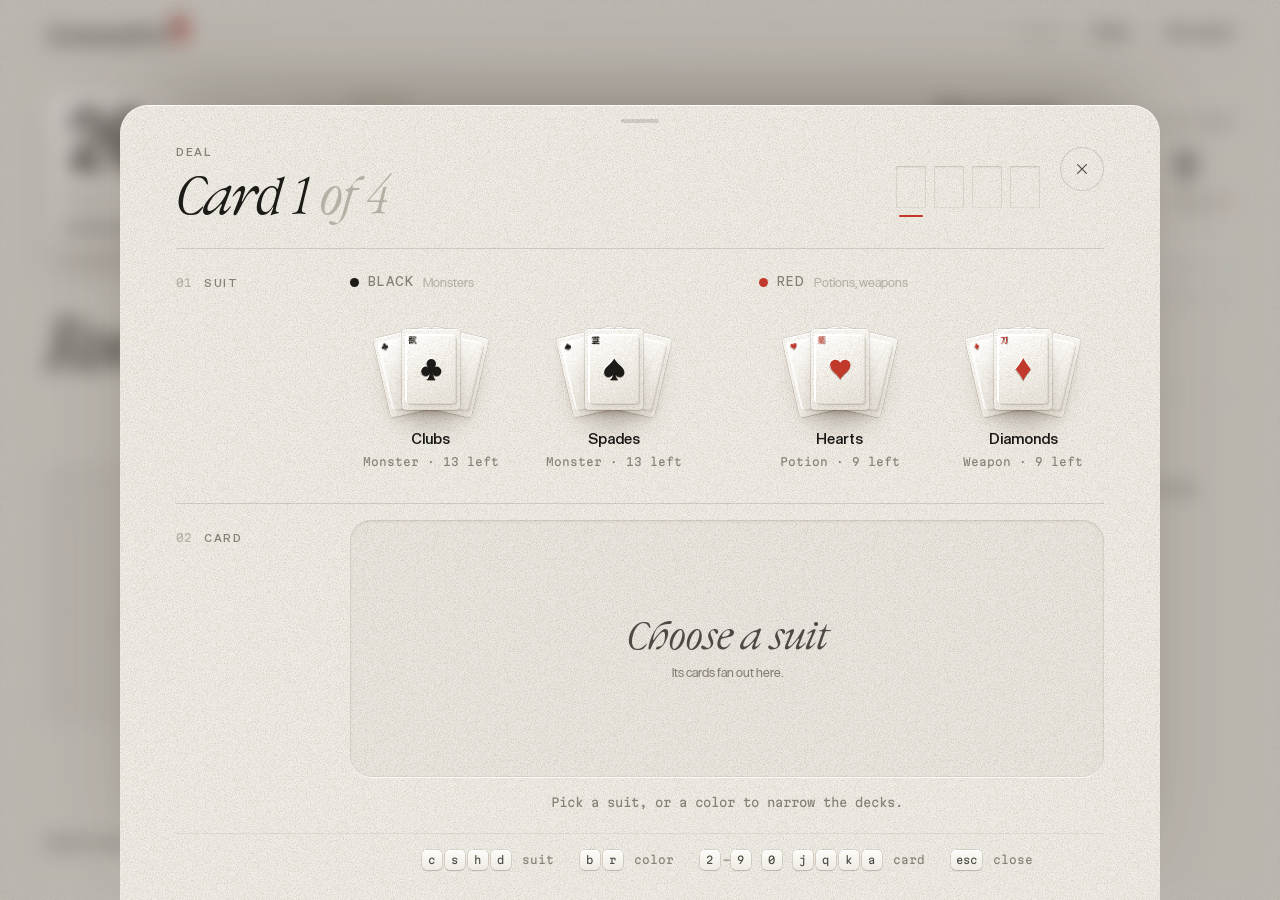
<file: scoundrel/index.html>
<!DOCTYPE html>
<html lang="en">
<head>
<meta charset="UTF-8">
<meta name="viewport" content="width=device-width, initial-scale=1, viewport-fit=cover">
<meta name="theme-color" content="#f0ede6">
<title>Scoundrel Tracker</title>
<link rel="preconnect" href="https://fonts.googleapis.com">
<link rel="preconnect" href="https://fonts.gstatic.com" crossorigin>
<link rel="stylesheet" href="https://fonts.googleapis.com/css2?family=Martian+Mono:wdth,wght@75..112.5,100..800&display=swap">
<!-- Kanji face for the cards. `text=` asks Google Fonts for only the 75 characters used below (~25 KB). -->
<link rel="stylesheet" href="https://fonts.googleapis.com/css2?family=Shippori+Mincho+B1:wght@800&display=swap&text=%E9%AC%BC%E7%81%AB%E6%B2%B3%E7%AB%A5%E9%8E%8C%E9%BC%AC%E5%8C%96%E7%8C%AB%E7%8B%92%E3%80%85%E7%99%BE%E8%B6%B3%E7%89%9B%E8%BB%8A%E9%9B%B7%E7%8D%A3%E5%A4%A9%E7%8B%97%E5%A6%96%E7%8B%90%E5%A4%A7%E8%9B%87%E9%BE%8D%E7%8E%8B%E9%A4%93%E5%B9%BD%E9%9C%8A%E9%AA%B8%E9%AA%A8%E5%B1%B1%E5%A7%A5%E9%9B%AA%E5%A5%B3%E6%80%A8%E5%A9%86%E5%A4%9C%E5%8F%89%E7%BE%85%E5%88%B9%E4%BF%AE%E8%88%AC%E8%8B%A5%E9%96%BB%E9%AD%94%E6%AD%BB%E7%A5%9E%E7%AB%B9%E6%A7%8D%E6%9C%A8%E5%88%80%E7%9F%AD%E9%8E%96%E8%84%87%E5%B7%AE%E8%96%99%E5%BC%93%E5%A4%AA%E5%90%8D%E6%9C%9D%E9%9C%B2%E8%96%AC%E8%8D%89%E6%B8%85%E6%B0%B4%E7%94%98%E9%85%92%E8%89%AF%E7%A7%98%E4%BB%99%E4%B8%B9%E7%94%9F%E9%82%84%E8%A8%8E%E6%82%AA%E5%85%9A">
<style>
  /* ---------- Type ---------- */
  @font-face {
    font-family: "TRJN DaVinci";
    src: url("fonts/TRJNDaVinci-Italic.ttf") format("truetype");
    font-weight: 400; font-style: normal; font-display: swap;
  }
  @font-face {
    font-family: "Die Grotesk C";
    src: url("fonts/Die%20Grotesk%20C%20-%20Regular.ttf") format("truetype");
    font-weight: 400; font-style: normal; font-display: swap;
    ascent-override: 95%; descent-override: 25%; line-gap-override: 0%;
  }
  @font-face {
    font-family: "Die Grotesk C";
    src: url("fonts/Die%20Grotesk%20C%20-%20Medium.ttf") format("truetype");
    font-weight: 500; font-style: normal; font-display: swap;
    ascent-override: 95%; descent-override: 25%; line-gap-override: 0%;
  }

  :root {
    --paper: #f0ede6;
    --card-hi: #fdfcf9;
    --card-lo: #efebe3;
    --blind: #ece7de;
    --ink: #1c1b18;
    --ink-2: #4d4943;
    --ink-3: #857f75;
    --ink-4: #b5afa4;
    --rule: rgba(28, 27, 24, .14);
    --rule-2: rgba(28, 27, 24, .07);
    --sh: 64, 48, 30;
    --shu: #c0392b;
    --moss: #4b6f4f;
    --ai: #33506f;
    --ochre: #a2762a;

    --f-display: "TRJN DaVinci", "Iowan Old Style", Palatino, Georgia, serif;
    --f-body: "Die Grotesk C", "Helvetica Neue", Helvetica, Arial, sans-serif;
    --f-mono: "Martian Mono", ui-monospace, "SF Mono", Menlo, Consolas, monospace;
    --f-jp: "Shippori Mincho B1", "Hiragino Mincho ProN", "Yu Mincho", YuMincho, "Noto Serif JP", serif;

    --ease: cubic-bezier(.2, .8, .2, 1);
    --gutter: clamp(20px, 5.5vw, 72px);

    /* raised ink: light from the top-left */
    --emb: -.02em -.028em 0 rgba(255, 255, 255, 1), .018em .035em .008em rgba(var(--sh), .5), .05em .085em .09em rgba(var(--sh), .2);
    --emb-svg: drop-shadow(-.5px -.6px 0 rgba(255, 255, 255, 1)) drop-shadow(.5px 1px .5px rgba(var(--sh), .45));
    /* blind emboss: relief without ink */
    --blind-txt: -.035em -.035em .01em rgba(255, 255, 255, 1), .035em .05em .035em rgba(var(--sh), .34);
    --blind-svg: drop-shadow(-.6px -.6px 0 rgba(255, 255, 255, 1)) drop-shadow(.7px .9px .5px rgba(var(--sh), .32));
    --lift: inset 0 1px 0 rgba(255, 255, 255, .95), 0 0 0 .5px rgba(var(--sh), .18), 0 2px 3px rgba(var(--sh), .08), 0 12px 18px -6px rgba(var(--sh), .16), 0 30px 44px -18px rgba(var(--sh), .38);

    --grain: url("data:image/svg+xml,%3Csvg xmlns='http://www.w3.org/2000/svg' width='220' height='220'%3E%3Cfilter id='n'%3E%3CfeTurbulence type='fractalNoise' baseFrequency='1.1' numOctaves='2' stitchTiles='stitch'/%3E%3CfeColorMatrix values='0 0 0 0 .25 0 0 0 0 .19 0 0 0 0 .12 0 0 0 .55 -.22'/%3E%3C/filter%3E%3Crect width='100%25' height='100%25' filter='url(%23n)'/%3E%3C/svg%3E");
  }

  * { box-sizing: border-box; -webkit-tap-highlight-color: transparent; }
  html { -webkit-text-size-adjust: 100%; text-size-adjust: 100%; }
  html, body { margin: 0; background-color: var(--paper); color: var(--ink); }
  body {
    font: 400 15px/1.5 var(--f-body);
    background-image: var(--grain);
    font-synthesis: none; font-kerning: normal;
    -webkit-font-smoothing: antialiased; -moz-osx-font-smoothing: grayscale;
    text-rendering: optimizeLegibility;
    padding-bottom: env(safe-area-inset-bottom);
  }
  button { font: inherit; color: inherit; background: none; border: 0; padding: 0; margin: 0; cursor: pointer; text-align: inherit; }
  button:disabled { cursor: default; }
  b, strong { font-weight: 500; }
  h1, h2, h3, h4 { font-weight: 400; margin: 0; }
  p { margin: 0; }
  :focus { outline: none; }
  :focus-visible { outline: 1.5px solid var(--ink); outline-offset: 4px; border-radius: 6px; }
  ::selection { background: rgba(192, 57, 43, .16); }

  .vh { position: absolute; width: 1px; height: 1px; overflow: hidden; clip: rect(0 0 0 0); white-space: nowrap; }
  .label, .eyebrow { font: 500 11px/1 var(--f-body); letter-spacing: .14em; text-transform: uppercase; color: var(--ink-3); }
  .meta { font: 400 11px/1.4 var(--f-mono); letter-spacing: .04em; text-transform: uppercase; color: var(--ink-3); }
  .suit { width: 1em; height: 1em; fill: currentColor; display: inline-block; vertical-align: -.12em; flex: none; }
  .ico { width: .95em; height: .95em; display: inline-block; vertical-align: -.12em; margin-left: .35em; }
  .ink-red { color: var(--shu); }

  /* ---------- Layout ---------- */
  /* Phones and tablets get one scrolling column. Desktop fits the whole table on one screen (see "Desktop" below). */
  .app { display: grid; grid-template-columns: minmax(0, 1fr); grid-template-areas: "top" "main" "side";
    max-width: 1240px; margin: 0 auto; padding: 0 var(--gutter) calc(56px + env(safe-area-inset-bottom));
    transition: transform 1.2s var(--ease), opacity 1s var(--ease); }

  .top { grid-area: top; display: flex; justify-content: space-between; align-items: center; gap: 16px;
    min-height: 60px; padding-top: env(safe-area-inset-top); border-bottom: 1px solid var(--rule); }
  .brand { display: flex; align-items: flex-start; gap: .14em; font: 400 30px/1 var(--f-display); letter-spacing: -.01em; }
  .brand .seal { font-size: 7.5px; margin-top: -.2em; }
  .nav { display: flex; gap: clamp(18px, 3vw, 36px); }
  .nav button { position: relative; padding: 12px 0; font-weight: 500; font-size: 14px; color: var(--ink-2); transition: color .2s; }
  .nav button::after { content: ""; position: absolute; left: 0; right: 0; bottom: 8px; height: 1px; background: currentColor;
    transform: scaleX(0); transform-origin: left; transition: transform .4s var(--ease); }
  .nav button:hover:not(:disabled) { color: var(--ink); }
  .nav button:hover:not(:disabled)::after { transform: scaleX(1); }
  .nav button:disabled { color: var(--ink-4); }

  .seal { display: inline-block; flex: none; writing-mode: vertical-rl; text-orientation: upright;
    font: 800 clamp(12px, 1.3vw, 18px)/1 var(--f-jp); letter-spacing: .14em;
    color: #faf0e9; background: var(--shu); padding: .55em .36em .41em; border-radius: .2em;
    box-shadow: inset 0 0 0 .16em var(--shu), inset 0 0 0 .23em rgba(255, 244, 236, .75), 0 1px 0 rgba(255, 255, 255, .6);
    transform: rotate(-4deg); margin-top: .5em; }
  .seal.ink { background: var(--ink); box-shadow: inset 0 0 0 .16em var(--ink), inset 0 0 0 .23em rgba(255, 244, 236, .6); }

  .main { grid-area: main; min-width: 0; }

  /* status: the health card and the weapon stack share one height, --h */
  .stats { --h: clamp(112px, 18vh, 158px); display: flex; align-items: stretch; gap: clamp(28px, 4vw, 64px);
    padding: clamp(20px, 3.2vh, 32px) 0; border-bottom: 1px solid var(--rule); }

  /* health card: landscape, with the count pressed into the top-left corner */
  .hc-wrap { position: relative; flex: none; }
  .pc.hc { width: calc(var(--h) * 1.6); height: var(--h); border-radius: calc(var(--h) * .075); }
  .hc .pc-face { font-size: var(--h); } /* 1em = card height */
  .hc .pc-face::before { content: none; }
  .hc-count { position: absolute; left: 7.5%; top: 11%; display: flex; align-items: baseline; gap: .07em; }
  .hp-num { font: 250 .44em/.8 var(--f-mono); font-stretch: 87.5%; letter-spacing: -.05em; font-variant-numeric: tabular-nums; text-shadow: var(--emb); }
  .hp-max { font: 400 .085em/1 var(--f-mono); color: var(--ink-3); }
  .hc[data-level="low"] .hp-num { color: var(--shu); }
  .hc-kj { position: absolute; right: 7%; top: 50%; transform: translateY(-50%); font: 800 .56em/1 var(--f-jp); color: var(--blind); text-shadow: var(--blind-txt); }
  .hc-foot { position: absolute; left: 7.5%; right: 42%; bottom: 12%; display: grid; gap: .08em; }
  .hc-label { font: 500 .068em/1 var(--f-body); letter-spacing: .16em; text-transform: uppercase; color: var(--ink-3); }
  .ticks { display: flex; justify-content: space-between; align-items: flex-end; height: .1em; }
  .ticks i { flex: 0 0 2px; height: 62%; border-radius: 1px; background: var(--rule); transition: background .5s; }
  .ticks i:nth-child(5n) { height: 100%; }
  .ticks i.on { background: var(--ink); }
  .ticks.mid i.on { background: var(--ochre); }
  .ticks.low i.on { background: var(--shu); }

  /* weapon: the weapon card with each slain monster laid over it */
  .stat-weapon { --mw: min(calc((var(--h) - 28px) / 1.4), 84px); display: flex; flex-direction: column; justify-content: space-between; gap: 16px; min-width: 0; }
  .weapon { display: flex; align-items: flex-end; gap: clamp(16px, 2.2vw, 30px); min-height: calc(var(--mw) * 1.4); }
  .wtilt { position: relative; flex: none; }
  .wstack { position: relative; display: flex; border-radius: calc(var(--mw) * .07); transition: transform .5s var(--ease); }
  .wstack .pc + .pc { margin-left: calc(var(--mw) * -.68); }
  .winfo { display: grid; gap: 12px; min-width: 0; padding-bottom: 2px; }
  .wslain { display: grid; gap: 8px; }
  .wslain b { font: 300 24px/1 var(--f-mono); }
  .barehanded { font: 400 clamp(34px, 3.4vw, 46px)/.9 var(--f-display); color: var(--ink-3); }
  .hint { max-width: 30ch; font-size: 13px; line-height: 1.45; color: var(--ink-3); }

  /* room */
  .room { padding: clamp(28px, 4.4vh, 48px) 0 clamp(28px, 4vh, 44px); }
  .room-head { display: flex; flex-wrap: wrap; justify-content: space-between; align-items: flex-end; gap: 16px 40px; }
  .room-title { font: 400 clamp(48px, min(5.6vw, 9vh), 84px)/.8 var(--f-display); letter-spacing: -.015em; }
  .room-title .no { font-feature-settings: "onum"; }
  .status { display: flex; gap: clamp(22px, 3.5vw, 48px); padding-bottom: 4px; }
  .st { display: grid; gap: 9px; }
  .st .k { font: 500 10.5px/1 var(--f-body); letter-spacing: .14em; text-transform: uppercase; color: var(--ink-3); }
  .st .v { font: 400 13px/1 var(--f-mono); white-space: nowrap; }
  .st.on .v { color: var(--moss); }
  .st.warn .v { color: var(--shu); }

  .slots-box { margin-top: clamp(32px, 4.6vh, 48px); }
  .slots { display: grid; grid-template-columns: repeat(4, minmax(0, 1fr)); gap: clamp(12px, 2.4vw, 32px); }
  .slot { position: relative; display: flex; flex-direction: column; gap: 14px; min-width: 0; }
  .slot:focus-visible { outline: none; }
  .slot:focus-visible .pc, .slot:focus-visible .well { outline: 1.5px solid var(--ink); outline-offset: 5px; }
  .slot.card { --persp: 900px; --tilt: 11deg; }
  .slot.card:not(:disabled):hover > .pc { --rise: -6px; --zoom: 1.02; box-shadow: var(--lift); }
  .slot.card:not(:disabled):active > .pc { --rise: -2px; --zoom: .99; }
  .slot.carried::before { content: "Carried"; position: absolute; left: 0; bottom: 100%; margin-bottom: 9px;
    font: 500 10px/1 var(--f-body); letter-spacing: .16em; text-transform: uppercase; color: var(--shu); }
  .slot.deal-in .pc { animation: dealIn .65s var(--ease) backwards; animation-delay: calc(var(--d, 0) * 80ms); }
  @keyframes dealIn { from { opacity: 0; transform: translateY(-26px) rotate(-2deg); } }

  .cap { display: flex; justify-content: space-between; align-items: baseline; gap: 8px; min-height: 16px;
    font: 400 12px/1.2 var(--f-mono); color: var(--ink-3); white-space: nowrap; }
  .cap .out { color: var(--ink); }
  .cap .out.dmg { color: var(--shu); }
  .cap .out.heal { color: var(--moss); }
  .cap .out.equip { color: var(--ai); }
  .cap .out.zero { color: var(--ink-3); }

  .well { position: relative; display: flex; flex-direction: column; align-items: center; justify-content: center; gap: 10px;
    width: 100%; aspect-ratio: 5 / 7; border-radius: 7% / 5%; color: var(--ink-3);
    background: rgba(var(--sh), .035);
    box-shadow: inset 0 1px 3px rgba(var(--sh), .17), inset 0 0 0 .5px rgba(var(--sh), .13), 0 1px 0 rgba(255, 255, 255, .9);
    transition: color .25s, background .25s; }
  .well .plus { font: 200 clamp(26px, 3.4vw, 42px)/1 var(--f-mono); }
  .well .lbl { font: 500 10px/1 var(--f-body); letter-spacing: .16em; text-transform: uppercase; }
  .slot.empty:not(:disabled):hover .well { color: var(--ink); background: rgba(var(--sh), .065); }
  .slot.disabled-slot .well { background: none; box-shadow: inset 0 0 0 .5px var(--rule-2); }

  .room-foot { display: flex; flex-wrap: wrap; justify-content: space-between; align-items: center; gap: 18px 36px; margin-top: clamp(26px, 3.6vh, 40px); }
  .guide { flex: 1 1 280px; min-height: 24px; font-size: 16px; line-height: 1.45; color: var(--ink-2); }
  .actions { display: flex; gap: 10px; }
  .btn { display: inline-flex; align-items: center; justify-content: center; gap: 10px; height: 52px; padding: 0 28px;
    border-radius: 999px; font-weight: 500; font-size: 15px; color: var(--ink); white-space: nowrap;
    box-shadow: inset 0 0 0 1px var(--rule); transition: background .25s, color .25s, box-shadow .25s; }
  .btn:hover:not(:disabled) { box-shadow: inset 0 0 0 1px var(--ink); }
  .btn.primary { background: var(--ink); color: var(--paper); box-shadow: inset 0 1px 0 rgba(255, 255, 255, .14), 0 10px 20px -12px rgba(var(--sh), .7); }
  .btn.primary:hover:not(:disabled) { background: #000; }
  .btn:disabled { color: var(--ink-4); background: none; box-shadow: inset 0 0 0 1px var(--rule-2); }

  /* dungeon + log */
  .side { grid-area: side; min-width: 0; display: grid; grid-template-columns: minmax(0, 1fr) minmax(0, 1fr); gap: 0 clamp(32px, 5vw, 72px);
    border-top: 1px solid var(--rule); }
  .panel { min-width: 0; padding: 26px 0 10px; }
  .panel-head { display: flex; flex-wrap: wrap; justify-content: space-between; align-items: baseline; gap: 8px 16px; }
  .panel-head .meta { white-space: nowrap; }
  .panel-head h2 { font: 400 34px/1 var(--f-display); }

  .dstats { display: grid; grid-template-columns: repeat(4, auto); justify-content: space-between; gap: 14px; margin-top: 22px; }
  .dstats .n { display: block; font: 250 clamp(28px, 3vw, 38px)/.86 var(--f-mono); font-stretch: 87.5%; letter-spacing: -.045em; }
  .dstats .l { display: block; margin-top: 10px; font-size: 12px; line-height: 1.35; color: var(--ink-3); }
  .dstats .l .sub { display: block; color: var(--ink-4); }
  .dstats .l .suit { font-size: 10px; margin-left: 2px; }
  .dungeon { container: dungeon / inline-size; }
  @container dungeon (max-width: 300px) { .dstats { grid-template-columns: repeat(2, minmax(0, 1fr)); row-gap: 18px; } }

  .grid44 { display: grid; grid-template-columns: 18px repeat(13, minmax(0, 1fr)); gap: 5px 4px; margin-top: 24px; }
  .grid44 .sh { display: grid; place-items: center; font-size: 12px; }
  .grid44 .cell { display: grid; place-items: center; aspect-ratio: 5 / 7; border-radius: 3px;
    font: 400 10px/1 var(--f-mono); letter-spacing: -.03em;
    background: linear-gradient(160deg, var(--card-hi), var(--card-lo));
    box-shadow: inset 0 1px 0 #fff, 0 0 0 .5px rgba(var(--sh), .2), 0 1px 2px rgba(var(--sh), .15); }
  .grid44 .cell.red { color: var(--shu); }
  .grid44 .cell.used { background: none; color: var(--ink-4); box-shadow: inset 0 0 0 .5px rgba(var(--sh), .12), inset .5px 1px 1.5px rgba(var(--sh), .1); }
  .grid44 .cell.inroom { box-shadow: 0 0 0 1px var(--ink), 0 1px 2px rgba(var(--sh), .15); }
  .grid44 .cell.na { visibility: hidden; }

  .log { max-height: 360px; margin-top: 12px; overflow: auto; overscroll-behavior: contain; }
  .log > div { display: grid; grid-template-columns: 38px minmax(0, 1fr); gap: 10px; padding: 10px 0;
    border-top: 1px solid var(--rule-2); font-size: 13.5px; line-height: 1.45; color: var(--ink-2); }
  .log > div:first-child { border-top: 0; }
  .log .r { font: 400 11px/20px var(--f-mono); color: var(--ink-3); }
  .log .t::before { content: ""; display: inline-block; width: 5px; height: 5px; margin: 0 10px 2px 0; border-radius: 50%; background: var(--ink-4); }
  .log .dmg .t::before { background: var(--shu); }
  .log .heal .t::before { background: var(--moss); }
  .log .equip .t::before { background: var(--ai); }
  .log .run .t::before { background: var(--ochre); }

  /* ---------- Desktop: the whole table on one screen ---------- */
  @media (min-width: 1000px) and (min-height: 560px) {
    .app { --gutter: clamp(28px, 3.6vw, 56px); height: 100vh; height: 100dvh; max-width: 1600px; overflow: hidden; padding-bottom: 0;
      grid-template-columns: minmax(0, 1fr) clamp(290px, 26vw, 380px); grid-template-rows: auto minmax(0, 1fr);
      grid-template-areas: "top top" "main side"; column-gap: clamp(28px, 3.4vw, 56px); }
    .top { min-height: clamp(52px, 7.4vh, 68px); }
    .main { display: flex; flex-direction: column; min-height: 0; }
    .room { flex: 1 1 auto; display: flex; flex-direction: column; min-height: 0; padding: clamp(18px, 3.2vh, 34px) 0 clamp(18px, 3.4vh, 34px); }
    /* cards take whatever height is left: as wide as four fit, as tall as the box allows */
    .slots-box { flex: 1 1 auto; min-height: 0; margin-top: clamp(44px, 7vh, 60px); container-type: size; }
    .slots { --gap: clamp(14px, 1.9vw, 30px); --cw: min(calc((100cqw - 3 * var(--gap)) / 4), calc((100cqh - 30px) / 1.4), 260px);
      height: 100%; grid-template-columns: repeat(4, var(--cw)); justify-content: space-between; align-content: center; gap: var(--gap); }
    .room-foot { margin-top: clamp(14px, 2.4vh, 26px); }
    .side { display: flex; flex-direction: column; min-height: 0; border-top: 0; border-left: 1px solid var(--rule); padding-left: clamp(22px, 2.4vw, 40px); }
    .panel { padding: clamp(20px, 3.2vh, 32px) 0; }
    .panel + .panel { border-top: 1px solid var(--rule); }
    .panel-head h2 { font-size: clamp(28px, 3.8vh, 36px); }
    .dstats { margin-top: clamp(14px, 2.4vh, 22px); }
    .grid44 { margin-top: clamp(16px, 2.6vh, 26px); }
    .logp { flex: 1 1 auto; display: flex; flex-direction: column; min-height: 0; padding-bottom: 0; }
    .log { flex: 1 1 auto; min-height: 0; max-height: none; padding-bottom: 28px;
      -webkit-mask-image: linear-gradient(#000 calc(100% - 56px), transparent); mask-image: linear-gradient(#000 calc(100% - 56px), transparent); }
  }

  /* ---------- Playing card ---------- */
  /* 1em inside .pc-face = card width / 7, so every card scales from one width. */
  .pc { --ink-c: var(--ink); position: relative; display: block; width: 100%; aspect-ratio: 5 / 7;
    border-radius: 7% / 5%; container-type: inline-size; color: var(--ink-c);
    background: var(--grain), linear-gradient(158deg, var(--card-hi) 0%, #f8f5ef 48%, var(--card-lo) 100%);
    box-shadow: inset 0 1px 0 rgba(255, 255, 255, .95), inset 0 -1px 0 rgba(var(--sh), .06), 0 0 0 .5px rgba(var(--sh), .2),
      0 1px 1px rgba(var(--sh), .08), 0 4px 8px -2px rgba(var(--sh), .1), 0 18px 30px -14px rgba(var(--sh), .32);
    transition: transform .4s var(--ease), box-shadow .4s var(--ease);
    -webkit-user-select: none; user-select: none; }
  .pc.red { --ink-c: var(--shu); }
  .pc-face { position: absolute; inset: 0; font-size: 14px; font-size: 14.28cqw; }
  /* embossed ridge frame */
  .pc-face::before { content: ""; position: absolute; inset: 6% 18.5%; border-radius: .3em;
    background: linear-gradient(152deg, rgba(255, 255, 255, .7), rgba(255, 255, 255, 0) 42%, rgba(var(--sh), .04));
    box-shadow: -1px -1px 0 rgba(255, 255, 255, 1), 1px 1px 0 rgba(var(--sh), .13), 2px 4px 7px -2px rgba(var(--sh), .16),
      inset 1px 1px 0 rgba(255, 255, 255, .95), inset -1px -1px 0 rgba(var(--sh), .08); }
  .pc.court .pc-face::after { content: ""; position: absolute; inset: calc(6% + .3em) calc(18.5% + .3em); border-radius: .16em;
    box-shadow: inset 0 0 0 .5px rgba(var(--sh), .17); }
  .pc-idx { position: absolute; top: 5.5%; left: 2.5%; width: 15%; display: flex; flex-direction: column; align-items: center; gap: .16em; line-height: 1; }
  .pc-idx.br { top: auto; left: auto; bottom: 5.5%; right: 2.5%; transform: rotate(180deg); }
  .pc-rank { font: 400 1.08em/.9 var(--f-display); letter-spacing: -.06em; text-shadow: var(--emb); white-space: nowrap; }
  .pc-idx .suit { width: .6em; height: .6em; filter: var(--emb-svg); }
  .pc-idx .kj { display: none; }
  .pc-art { position: absolute; inset: 6% 18.5%; display: flex; align-items: center; justify-content: center; }
  .pc-kanji { writing-mode: vertical-rl; text-orientation: upright; font: 800 1.9em/1 var(--f-jp); letter-spacing: .12em; text-shadow: var(--emb); }
  .pc-romaji { position: absolute; left: 0; right: 0; bottom: .75em; text-align: center; font: 400 .3em/1 var(--f-mono);
    letter-spacing: .24em; text-transform: uppercase; color: var(--ink-3); }
  @container (max-width: 118px) { .pc-romaji { display: none; } }

  .pc.blind { --ink-c: var(--blind);
    background: var(--grain), linear-gradient(158deg, #faf8f3, #eeeae2);
    box-shadow: inset 0 1px 0 rgba(255, 255, 255, .9), 0 0 0 .5px rgba(var(--sh), .14), 0 1px 2px rgba(var(--sh), .08); }
  .pc.blind .pc-rank, .pc.blind .pc-kanji, .pc.blind .kj, .pc.blind .mini-kj { text-shadow: var(--blind-txt); }
  .pc.blind .suit { filter: var(--blind-svg); }
  .pc.blind .pc-romaji { visibility: hidden; }
  .pc.blind .pc-face::before { box-shadow: -1px -1px 0 #fff, 1px 1px 0 rgba(var(--sh), .1), inset 1px 1px 0 rgba(255, 255, 255, .9), inset -1px -1px 0 rgba(var(--sh), .06); }

  .pc.mini { width: var(--mw, 44px); flex: none;
    box-shadow: inset 0 1px 0 #fff, 0 0 0 .5px rgba(var(--sh), .22), 0 1px 1px rgba(var(--sh), .1), 0 5px 10px -5px rgba(var(--sh), .35); }
  .pc.mini .pc-face { font-size: 26cqw; }
  .pc.mini .pc-face::before { display: none; }
  .pc.mini .pc-idx { top: 7%; left: 4%; width: 30%; }
  .pc.mini .pc-rank { font-size: 1.1em; }
  .mini-kj { position: absolute; right: 13%; top: 50%; transform: translateY(-50%); writing-mode: vertical-rl; text-orientation: upright;
    font: 800 .8em/1 var(--f-jp); letter-spacing: .08em; text-shadow: var(--emb); }
  .pc.mini.sm { --mw: 30px; }
  .pc.mini.sm .mini-kj { display: none; }

  /* ---------- Sheets ---------- */
  .backdrop { position: fixed; inset: 0; z-index: 20; display: none; align-items: flex-end; justify-content: center;
    background: rgba(40, 32, 22, .24); -webkit-backdrop-filter: blur(10px) saturate(.85); backdrop-filter: blur(10px) saturate(.85); }
  .backdrop.show { display: flex; animation: fadeIn .3s ease both; }
  .sheet { position: relative; width: 100%; max-width: 940px; max-height: 94vh; max-height: 94dvh; overflow: auto; overscroll-behavior: contain;
    padding: 14px clamp(20px, 4.5vw, 56px) calc(30px + env(safe-area-inset-bottom));
    background-color: var(--paper); background-image: var(--grain); border-radius: 28px 28px 0 0;
    box-shadow: inset 0 1px 0 rgba(255, 255, 255, .9), 0 -30px 80px -30px rgba(var(--sh), .45);
    animation: rise .55s var(--ease) both; }
  .sheet::before { content: ""; display: block; width: 38px; height: 4px; margin: 0 auto 24px; border-radius: 2px; background: var(--rule); }
  .sheet.center { width: calc(100% - 32px); max-width: 500px; margin: auto; border-radius: 28px; padding-top: 40px; }
  .sheet.center::before { display: none; }
  @keyframes rise { from { transform: translateY(56px); opacity: 0; } }
  @keyframes fadeIn { from { opacity: 0; } }

  .sheet-head { display: flex; align-items: flex-start; gap: 20px; }
  .grow { flex: 1; min-width: 0; }
  .sheet-title { margin-top: 12px; font: 400 clamp(40px, 6.4vw, 60px)/.92 var(--f-display); letter-spacing: -.012em; }
  .sheet.picker .sheet-title { font-size: clamp(38px, 5vw, 52px); }
  .sheet-title .of { color: var(--ink-4); }
  .sheet-title .suit { font-size: .6em; vertical-align: .04em; margin-left: .04em; }
  .head-btns { display: flex; align-items: center; gap: 10px; flex: none; }
  .close { display: grid; place-items: center; width: 44px; height: 44px; border-radius: 50%; color: var(--ink-2);
    box-shadow: inset 0 0 0 1px var(--rule); transition: color .2s, box-shadow .2s; }
  .close:hover { color: var(--ink); box-shadow: inset 0 0 0 1px var(--ink); }
  .close svg { width: 14px; height: 14px; }
  .textbtn { height: 44px; padding: 0 18px; border-radius: 999px; font-weight: 500; font-size: 14px; color: var(--ink-2);
    box-shadow: inset 0 0 0 1px var(--rule); transition: color .2s, box-shadow .2s; }
  .textbtn:hover { color: var(--shu); box-shadow: inset 0 0 0 1px var(--shu); }

  /* ---------- Picker ---------- */
  .pk-title-row { display: flex; flex-wrap: wrap; align-items: flex-end; justify-content: space-between; gap: 14px 24px; }
  .pk-progress { display: flex; gap: 8px; padding-bottom: 10px; }
  .pg { position: relative; width: 30px; }
  .pg-empty { display: block; width: 30px; aspect-ratio: 5 / 7; border-radius: 7% / 5%;
    box-shadow: inset 0 1px 2px rgba(var(--sh), .16), inset 0 0 0 .5px rgba(var(--sh), .13); }
  .pg.cur::after { content: ""; position: absolute; left: 3px; right: 3px; bottom: -9px; height: 2px; border-radius: 1px; background: var(--shu); }

  .pk-sec { margin-top: clamp(22px, 3vw, 30px); }
  .pk-sec-head { display: flex; justify-content: space-between; align-items: baseline; gap: 16px; padding-top: 14px;
    border-top: 1px solid var(--rule); font: 500 11px/1 var(--f-body); letter-spacing: .14em; text-transform: uppercase; color: var(--ink-3); }
  .pk-sec-head .num { margin-right: 12px; font: 400 11px/1 var(--f-mono); letter-spacing: 0; color: var(--ink-4); }

  .decks { display: grid; grid-template-columns: 1fr 1fr; gap: 10px clamp(16px, 5vw, 64px); margin-top: 16px; }
  .dgroup-head { display: inline-flex; align-items: center; gap: 9px; height: 34px; padding-right: 6px;
    font: 500 12px/1 var(--f-body); letter-spacing: .12em; text-transform: uppercase; color: var(--ink-3); transition: color .2s; }
  .dgroup-head .sw { width: 9px; height: 9px; border-radius: 50%; background: var(--ink); }
  .dgroup.red .dgroup-head .sw { background: var(--shu); }
  .dgroup-head .note { font-size: 13px; font-weight: 400; letter-spacing: 0; text-transform: none; color: var(--ink-4); }
  .dgroup-head:hover, .dgroup-head.sel { color: var(--ink); }
  .dgroup-head.sel .note { color: var(--ink-3); }
  .dgroup-decks { display: grid; grid-template-columns: 1fr 1fr; gap: clamp(6px, 2vw, 22px); }

  .deck { position: relative; display: flex; flex-direction: column; align-items: center; gap: 3px; padding: 6px 0 4px; text-align: center; transition: opacity .3s; }
  .deck:disabled { opacity: .5; }
  .decks:has(.deck.sel) .deck:not(.sel):not(:disabled) { opacity: .62; }
  .decks:has(.deck.sel) .deck:not(.sel):not(:disabled):hover { opacity: 1; }
  .deck:focus-visible { outline-offset: 2px; }
  .deck-fan { position: relative; width: 100%; max-width: 120px; aspect-ratio: 1 / .9; }
  .deck-fan .pc { position: absolute; left: 26%; bottom: 3%; width: 48%; transform-origin: 50% 165%; transition: transform .5s var(--ease), box-shadow .5s var(--ease); }
  .deck-fan .pc-face { font-size: 20cqw; }
  .deck-fan .pc-face::before { inset: 7%; }
  .deck-fan .pc-idx { top: 7%; left: 6%; width: 24%; }
  .deck-fan .pc-idx .suit { width: .7em; height: .7em; }
  .dk-l { transform: rotate(-13deg); }
  .dk-r { transform: rotate(13deg); }
  .dk-c { z-index: 1; }
  .dk-kj { font: 800 .72em/1 var(--f-jp); text-shadow: var(--emb); }
  .dk-emblem { position: absolute; inset: 0; display: grid; place-items: center; }
  .dk-emblem .suit { width: 2.3em; height: 2.3em; filter: var(--emb-svg); }
  .pc.blind .dk-kj { text-shadow: var(--blind-txt); }
  .deck:not(.sel):not(:disabled):hover .dk-l { transform: rotate(-18deg); }
  .deck:not(.sel):not(:disabled):hover .dk-r { transform: rotate(18deg); }
  .deck:not(.sel):not(:disabled):hover .dk-c { transform: translateY(-4%); }
  .deck.sel .dk-l { transform: rotate(-21deg); }
  .deck.sel .dk-r { transform: rotate(21deg); }
  .deck.sel .dk-c { transform: translateY(-8%); box-shadow: var(--lift); }
  .deck.just .dk-l { animation: dkL .55s var(--ease) both; }
  .deck.just .dk-r { animation: dkR .55s var(--ease) both; }
  .deck.just .dk-c { animation: dkC .55s var(--ease) both; }
  @keyframes dkL { from { transform: rotate(-13deg); } }
  @keyframes dkR { from { transform: rotate(13deg); } }
  @keyframes dkC { from { transform: none; } }
  .deck-name { margin-top: 12px; font-weight: 500; font-size: 15px; }
  .deck-meta { font: 400 11px/1.4 var(--f-mono); color: var(--ink-3); }
  .deck::after { content: ""; position: absolute; left: calc(50% - 2.5px); bottom: -8px; width: 5px; height: 5px; border-radius: 50%; background: transparent; transition: background .3s; }
  .deck.sel::after { background: var(--shu); }

  .fan { position: relative; width: 100%; height: 240px; margin-top: 6px; }
  .fan-card { position: absolute; top: var(--top, 24px); left: calc(50% - var(--cw, 64px) / 2); width: var(--cw, 64px);
    aspect-ratio: 5 / 7; border-radius: 7% / 5%;
    transform-origin: 50% var(--pivot, 400px); transform: rotate(var(--rot, 0deg)) translateY(0);
    transition: transform .7s var(--ease); }
  .fan.stacked .fan-card { transform: rotate(0deg) translateY(16px); }
  .fan.opening .fan-card { transition-delay: calc(var(--i) * 22ms); }
  .fan-card { --persp: 600px; --tilt: 12deg; }
  .fan-card .pc { transition: transform .28s var(--ease), box-shadow .28s var(--ease); }
  .fan-card .pc-face { font-size: 19cqw; }
  .fan-card .pc-face::before, .fan-card .pc-art { inset: 6% 7% 6% 27%; }
  .fan-card .pc.court .pc-face::after { inset: calc(6% + .24em) calc(7% + .24em) calc(6% + .24em) calc(27% + .24em); }
  .fan-card .pc-idx { top: 5%; left: 2%; width: 23%; gap: .14em; }
  .fan-card .pc-idx.br { display: none; }
  .fan-card .pc-idx .kj { display: block; margin-top: .22em; writing-mode: vertical-rl; text-orientation: upright;
    font: 800 .6em/1 var(--f-jp); letter-spacing: .06em; text-shadow: var(--emb); }
  .fan-card .pc-kanji { font-size: 1.3em; }
  .fan-card:not(:disabled):hover .pc, .fan-card:focus-visible .pc { --rise: -16%; box-shadow: var(--lift); }
  .fan-card:focus-visible { outline: none; }
  .fan-card:focus-visible .pc { outline: 1.5px solid var(--ink); outline-offset: 3px; }
  .fan-card.cur .pc { --rise: -16%; box-shadow: var(--lift), 0 0 0 1.5px var(--shu); }

  .fan-empty { display: flex; flex-direction: column; align-items: center; justify-content: center; gap: 10px; height: 240px; margin-top: 6px;
    border-radius: 22px; text-align: center; background: rgba(var(--sh), .03);
    box-shadow: inset 0 1px 3px rgba(var(--sh), .13), inset 0 0 0 .5px rgba(var(--sh), .1), 0 1px 0 rgba(255, 255, 255, .8); }
  .fe-title { font: 400 clamp(30px, 4vw, 38px)/1 var(--f-display); color: var(--ink-2); }
  .fe-sub { font-size: 13px; color: var(--ink-3); }

  .fan-cap { min-height: 20px; margin-top: 16px; text-align: center; font: 400 12px/1.5 var(--f-mono); color: var(--ink-3); }
  .fan-cap b { font-weight: 400; color: var(--ink); }
  .fan-cap [lang="ja"] { font: 800 13px/1 var(--f-jp); color: var(--ink); letter-spacing: .06em; }

  .keys { display: flex; flex-wrap: wrap; justify-content: center; gap: 10px 26px; margin-top: 20px; padding-top: 16px;
    border-top: 1px solid var(--rule-2); font: 400 11px/1 var(--f-mono); color: var(--ink-3); }
  kbd { display: inline-grid; place-items: center; min-width: 20px; height: 20px; padding: 0 5px; margin-right: 3px; border-radius: 5px;
    font: 400 10.5px/1 var(--f-mono); color: var(--ink-2); background: linear-gradient(var(--card-hi), var(--card-lo));
    box-shadow: inset 0 1px 0 #fff, 0 0 0 .5px rgba(var(--sh), .24), 0 1px 1px rgba(var(--sh), .16); }
  @media (hover: none) { .keys { display: none; } }

  /* ---------- Card actions ---------- */
  .ah { align-items: flex-end; gap: clamp(18px, 3vw, 32px); }
  .ah-card { --persp: 700px; --tilt: 12deg; position: relative; flex: none; width: clamp(88px, 15vw, 124px); }
  .ah-card.tilting > .pc { --zoom: 1.03; box-shadow: var(--lift); }
  .ah .sheet-title { font-size: clamp(34px, 5.4vw, 52px); }
  .ah-name { margin-top: 14px; font: 400 11px/1.4 var(--f-mono); letter-spacing: .14em; text-transform: uppercase; color: var(--ink-3); }
  .ah-name [lang="ja"] { margin-right: 10px; font: 800 15px/1 var(--f-jp); letter-spacing: .12em; color: var(--ink); }
  .ah .close { align-self: flex-start; }
  .reason { margin-top: 24px; padding: 12px 16px; border-radius: 12px; background: rgba(192, 57, 43, .07); color: var(--shu); font-size: 14px; }
  .acts { margin-top: clamp(24px, 3.5vw, 36px); border-top: 1px solid var(--rule); }
  .act { display: flex; justify-content: space-between; align-items: center; gap: 20px; width: 100%; padding: 20px 4px;
    border-bottom: 1px solid var(--rule); text-align: left; transition: background .25s; }
  .act:hover:not(:disabled) { background: rgba(var(--sh), .04); }
  .act-t { display: block; font-weight: 500; font-size: 17px; }
  .act small { display: block; margin-top: 5px; font-size: 13px; color: var(--ink-3); }
  .act .out { flex: none; font: 300 21px/1 var(--f-mono); letter-spacing: -.03em; white-space: nowrap; }
  .act .out.dmg { color: var(--shu); }
  .act .out.heal { color: var(--moss); }
  .act .out.zero { color: var(--ink-3); }
  .act.rec:not(:disabled) .act-t::after { content: "Suggested"; display: inline-block; margin-left: 12px; padding: 4px 8px; border-radius: 999px;
    font: 500 9.5px/1 var(--f-body); letter-spacing: .14em; text-transform: uppercase; vertical-align: 3px;
    color: var(--shu); box-shadow: inset 0 0 0 1px rgba(192, 57, 43, .35); }
  .act:disabled { color: var(--ink-4); }
  .act:disabled small, .act:disabled .out { color: var(--ink-4); }

  /* ---------- Game over ---------- */
  .over { text-align: center; }
  .over .seal { font-size: 26px; margin: 0; }
  .over-title { margin-top: 28px; font: 400 clamp(36px, 7vw, 48px)/1 var(--f-display); }
  .score { margin-top: 26px; font: 200 clamp(88px, 22vw, 132px)/.85 var(--f-mono); font-stretch: 87.5%; letter-spacing: -.06em; }
  .over > .label { display: block; margin-top: 14px; }
  .over-stats { display: grid; grid-template-columns: repeat(5, minmax(0, 1fr)); margin: 30px 0 0; border-top: 1px solid var(--rule); border-bottom: 1px solid var(--rule); }
  .over-stats div { padding: 14px 0; }
  .over-stats div + div { border-left: 1px solid var(--rule-2); }
  .over-stats dt { font: 500 9.5px/1 var(--f-body); letter-spacing: .12em; text-transform: uppercase; color: var(--ink-3); }
  .over-stats dd { margin: 9px 0 0; font: 300 18px/1 var(--f-mono); }
  .over .actions { margin-top: 28px; }
  .over .actions .btn { flex: 1; padding: 0 16px; }

  /* ---------- Rules ---------- */
  .rules { display: grid; grid-template-columns: repeat(2, minmax(0, 1fr)); gap: 0 clamp(28px, 5vw, 64px); margin-top: 26px; }
  .rules section { padding: 20px 0 14px; border-top: 1px solid var(--rule); }
  .rules h4 { margin-bottom: 10px; font: 400 28px/1 var(--f-display); }
  .rules ul { margin: 0; padding: 0; list-style: none; }
  .rules li { padding: 5px 0; font-size: 14.5px; line-height: 1.5; color: var(--ink-2); }
  .rules li b { color: var(--ink); }

  /* ---------- Tilt ---------- */
  /* Under a mouse, cards lean toward the pointer like a credit card turned in the light.
     JS sets --tx and --ty (-1 to 1) on the [data-tilt] host; its first child is the card that moves.
     Hover states lift the card with --rise and --zoom instead of their own transform. */
  [data-tilt] > :first-child {
    transform: perspective(var(--persp, 800px)) translateY(var(--rise, 0px))
      rotateX(calc(var(--ty, 0) * var(--tilt, 10deg) * -1)) rotateY(calc(var(--tx, 0) * var(--tilt, 10deg))) scale(var(--zoom, 1)); }
  [data-tilt].tilting > :first-child { transition: transform .14s ease-out, box-shadow .45s var(--ease); }
  /* the sheen: light where the pointer is, a little shade on the far side */
  [data-tilt] > :first-child::after { content: ""; position: absolute; inset: 0; z-index: 4; border-radius: inherit; pointer-events: none; opacity: 0;
    background: radial-gradient(circle at var(--gx, 50%) var(--gy, 50%), rgba(255, 255, 255, .62), rgba(255, 255, 255, 0) 48%),
      radial-gradient(circle at calc(100% - var(--gx, 50%)) calc(100% - var(--gy, 50%)), rgba(var(--sh), .09), rgba(var(--sh), 0) 60%);
    transition: opacity .5s var(--ease); }
  [data-tilt].tilting > :first-child::after { opacity: 1; }
  .hc-wrap { --persp: 900px; --tilt: 9deg; }
  .hc-wrap.tilting > .hc { --zoom: 1.02; box-shadow: var(--lift); }
  .wtilt { --persp: 700px; --tilt: 11deg; }
  .wtilt.tilting > .wstack { --zoom: 1.04; }

  /* ---------- Splash ---------- */
  /* The title card covers the table on every page load and new game, then lifts away. */
  .splash { position: fixed; inset: 0; z-index: 40; display: flex; flex-direction: column; justify-content: center; overflow: hidden;
    padding: max(32px, env(safe-area-inset-top)) var(--gutter) max(32px, env(safe-area-inset-bottom));
    background-color: var(--paper); background-image: var(--grain); box-shadow: 0 30px 70px -20px rgba(var(--sh), .5); }
  .splash[hidden] { display: none; }
  .splash-in { display: flex; flex-direction: column; align-items: flex-start; gap: clamp(26px, 5vh, 56px);
    width: 100%; max-width: 1240px; margin: 0 auto; }
  .splash-mark { display: flex; align-items: flex-start; gap: .06em; margin-left: -.03em;
    font: 400 clamp(76px, 17vw, 260px)/.8 var(--f-display); letter-spacing: -.015em; }
  .splash .seal { font-size: clamp(13px, 1.6vw, 24px); }
  /* the caption hangs off the right edge, under the end of the wordmark */
  .splash-tag { align-self: flex-end; max-width: 30ch; font-size: clamp(16px, 1.4vw, 19px); line-height: 1.45; color: var(--ink-2); }
  .splash-foot { position: absolute; left: var(--gutter); right: var(--gutter); bottom: max(28px, 4.6vh); max-width: 1240px; margin: 0 auto;
    display: flex; flex-wrap: wrap; justify-content: space-between; gap: 6px 32px;
    font: 400 11px/1.5 var(--f-mono); letter-spacing: .06em; text-transform: uppercase; color: var(--ink-3); }
  .splash-foot .nw { white-space: nowrap; }
  .splash-bar { position: absolute; left: 0; bottom: 0; width: 100%; height: 2px; background: var(--shu); transform-origin: 0 50%; transform: scaleX(0); }
  .splash.run .splash-mark > span:first-child { animation: wmIn 1.3s var(--ease) calc(var(--t0, 0s) + .15s) both; }
  .splash.run .seal { animation: stamp .6s cubic-bezier(.3, 1.45, .5, 1) calc(var(--t0, 0s) + .95s) both; }
  .splash.run .splash-tag { animation: riseIn .9s var(--ease) calc(var(--t0, 0s) + 1.2s) both; }
  .splash.run .splash-foot > span { animation: riseIn .9s var(--ease) calc(var(--t0, 0s) + 1.45s) both; }
  .splash.run .splash-bar { animation: fill 3.3s linear calc(var(--t0, 0s) + .3s) both; }
  .splash.late { --t0: .75s; }
  .splash.enter { animation: curtainDown .8s cubic-bezier(.76, 0, .24, 1) both; }
  .splash.out { transform: translateY(-100%); transition: transform 1s cubic-bezier(.76, 0, .24, 1); }
  .splash.out .splash-in, .splash.out .splash-foot { transform: translateY(-10vh); opacity: 0;
    transition: transform 1s cubic-bezier(.76, 0, .24, 1), opacity .6s ease; }
  @keyframes wmIn { from { opacity: 0; transform: translateY(.14em); filter: blur(14px); } }
  @keyframes stamp { from { opacity: 0; transform: scale(1.9) rotate(-16deg); } to { opacity: 1; transform: rotate(-4deg); } }
  @keyframes riseIn { from { opacity: 0; transform: translateY(14px); } }
  @keyframes fill { to { transform: scaleX(1); } }
  @keyframes curtainDown { from { transform: translateY(-100%); } }
  /* while the splash is up the table waits below, and any open sheet stays hidden until the reveal */
  .is-veiled .app { transform: translateY(6vh); opacity: .35; transition: none; }
  .is-splash .backdrop { visibility: hidden; }
  /* on a new game, a still copy of the last table stays in view while the curtain falls over it */
  .ghost { position: fixed; z-index: 39; margin: 0; pointer-events: none; background-color: var(--paper); background-image: var(--grain); }
  .ghost, .ghost * { animation: none !important; transition: none !important; }

  /* ---------- Responsive ---------- */
  /* wide screens: picker sections hang their labels in a left rail */
  @media (min-width: 960px) {
    .sheet.picker { max-width: 1040px; }
    .pk-sec { display: grid; grid-template-columns: 150px minmax(0, 1fr); column-gap: 24px; padding-top: 16px; border-top: 1px solid var(--rule); }
    .pk-sec > :not(.pk-sec-head) { grid-column: 2; }
    .pk-sec-head { grid-row: span 2; flex-direction: column; justify-content: flex-start; gap: 16px; padding-top: 12px; border-top: 0; }
    .pk-suit { font: 400 34px/1 var(--f-display); letter-spacing: 0; text-transform: none; color: var(--ink); }
    .decks, .fan, .fan-empty { margin-top: 0; }
    .keys { padding-left: 174px; }
  }
  /* short laptop screens: tighten the picker so the fan fits without scrolling */
  @media (min-width: 700px) and (max-height: 860px) {
    .sheet { padding-top: 10px; }
    .sheet::before { margin-bottom: 14px; }
    .sheet.picker { padding-bottom: calc(22px + env(safe-area-inset-bottom)); }
    .sheet.picker .sheet-title { margin-top: 6px; font-size: 42px; }
    .pk-progress { padding-bottom: 8px; }
    .pg, .pg-empty { width: 26px; }
    .pk-progress .pc.mini.sm { --mw: 26px; }
    .pk-sec { margin-top: 20px; }
    .deck-fan { max-width: 92px; }
    .deck-name { margin-top: 6px; }
    .fan-cap { margin-top: 10px; }
    .keys { margin-top: 14px; padding-top: 12px; }
  }
  @media (max-width: 760px) {
    .side { grid-template-columns: minmax(0, 1fr); }
    .panel + .panel { border-top: 1px solid var(--rule); }
  }
  @media (max-width: 600px) {
    body { font-size: 14px; }
    .top { min-height: 54px; }
    .brand { font-size: 26px; }
    .nav { gap: 20px; }
    .nav .wide { display: none; }
    .stats { --h: 98px; gap: 16px; padding: 20px 0 22px; }
    .stat-weapon { gap: 12px; }
    .weapon { flex-wrap: wrap; gap: 10px 14px; min-height: 0; }
    .winfo { gap: 8px; }
    .wslain b { font-size: 20px; }
    .hint { font-size: 12px; }
    .barehanded { font-size: 30px; }
    .room { padding: 28px 0 30px; }
    .room-head { flex-direction: column; align-items: flex-start; }
    .room-title { font-size: 46px; }
    .status { gap: 22px; }
    .slots-box { margin-top: 38px; }
    .slots { gap: 8px; }
    .cap { justify-content: flex-start; font-size: 11px; }
    .cap .role { display: none; }
    .slot.carried::before { letter-spacing: .1em; font-size: 9px; }
    .room-foot { margin-top: 22px; }
    .guide { font-size: 15px; }
    .actions { width: 100%; }
    .actions .btn { flex: 1; padding: 0 14px; }
    .panel { padding-top: 22px; }
    .panel-head h2 { font-size: 30px; }
    .dstats { gap: 10px; }
    .dstats .l { font-size: 11px; }
    .splash-in { gap: 22px; }
    .splash-tag { align-self: flex-start; }
    .splash-foot { flex-direction: column; }
    .sheet { padding-top: 10px; border-radius: 22px 22px 0 0; }
    .sheet::before { margin-bottom: 16px; }
    /* phones: the progress cards ride on the eyebrow row, above the title */
    .sheet.picker .grow { display: flex; flex-wrap: wrap; align-items: center; gap: 0 14px; }
    .sheet.picker .pk-title-row { display: contents; }
    .sheet.picker .sheet-title { order: 3; flex-basis: 100%; }
    .pk-progress { gap: 6px; padding-bottom: 0; }
    .pg, .pg-empty { width: 22px; }
    .pk-progress .pc.mini.sm { --mw: 22px; }
    .pg.cur::after { bottom: -6px; }
    .pk-sec { margin-top: 18px; }
    .pk-sec-head { padding-top: 12px; }
    .decks { margin-top: 10px; }
    .dgroup-head .note { display: none; }
    .deck-name { font-size: 13px; margin-top: 8px; }
    .deck-meta { font-size: 10px; }
    .deck-meta > span:first-child, .deck-meta .sep { display: none; }
    .fan-cap { min-height: 3em; font-size: 11px; }
    .rules { grid-template-columns: minmax(0, 1fr); }
    .act { padding: 18px 2px; }
    .act-t { font-size: 16px; }
    .act.rec:not(:disabled) .act-t::after { display: none; }
    .act.rec:not(:disabled) .out { text-decoration: underline; text-underline-offset: 6px; text-decoration-thickness: 1px; }
  }
  @media (max-width: 340px) {
    .slots { grid-template-columns: repeat(2, minmax(0, 1fr)); }
  }
  @media (prefers-reduced-motion: reduce) {
    *, *::before, *::after { animation-duration: 1ms !important; animation-delay: 0ms !important; transition-duration: 1ms !important; transition-delay: 0ms !important; }
  }
</style>
</head>
<body class="is-splash is-veiled">
<svg width="0" height="0" style="position:absolute" aria-hidden="true" focusable="false">
  <symbol id="s-S" viewBox="0 0 24 24"><path d="M12 2.2c.9 2.1 3.6 4.6 5.9 6.9 1.9 1.9 3.3 3.6 3.3 5.7 0 2.5-1.9 4.3-4.3 4.3-1.5 0-2.8-.7-3.6-1.8.2 1.9 1 3.4 2.4 4.5H8.3c1.4-1.1 2.2-2.6 2.4-4.5-.8 1.1-2.1 1.8-3.6 1.8-2.4 0-4.3-1.8-4.3-4.3 0-2.1 1.4-3.8 3.3-5.7C8.4 6.8 11.1 4.3 12 2.2z"/></symbol>
  <symbol id="s-C" viewBox="0 0 24 24"><circle cx="12" cy="7.1" r="4.3"/><circle cx="7.2" cy="13.9" r="4.3"/><circle cx="16.8" cy="13.9" r="4.3"/><circle cx="12" cy="12.2" r="2.6"/><path d="M12 9.5c.6 0 1 .4 1 1v1.8c0 3.6.8 6.8 2.9 9.5H8.1c2.1-2.7 2.9-5.9 2.9-9.5v-1.8c0-.6.4-1 1-1z"/></symbol>
  <symbol id="s-H" viewBox="0 0 24 24"><path d="M12 21.3c-.5-1.5-2.4-3.4-4.6-5.6C5 13.3 2.8 11 2.8 8.1c0-2.7 2.1-4.8 4.7-4.8 1.9 0 3.6 1.1 4.5 2.8.9-1.7 2.6-2.8 4.5-2.8 2.6 0 4.7 2.1 4.7 4.8 0 2.9-2.2 5.2-4.6 7.6-2.2 2.2-4.1 4.1-4.6 5.6z"/></symbol>
  <symbol id="s-D" viewBox="0 0 24 24"><path d="M12 1.8c1.6 3.2 4 6.6 6.8 10.2-2.8 3.6-5.2 7-6.8 10.2-1.6-3.2-4-6.6-6.8-10.2C8 8.4 10.4 5 12 1.8z"/></symbol>
  <symbol id="i-sword" viewBox="0 0 16 16"><path d="M14.4 1.6 6.9 9.1M4.7 7.3l4 4M5.9 10.1 2 14" fill="none" stroke="currentColor" stroke-width="1.4" stroke-linecap="round"/></symbol>
  <symbol id="i-x" viewBox="0 0 16 16"><path d="M3 3l10 10M13 3 3 13" fill="none" stroke="currentColor" stroke-width="1.3" stroke-linecap="round"/></symbol>
</svg>

<div class="splash run" id="splash" aria-hidden="true">
  <div class="splash-in">
    <div class="splash-mark"><span>Scoundrel</span><span class="seal" lang="ja">悪党</span></div>
    <p class="splash-tag">A companion for playing Scoundrel with a real deck. You deal, it keeps count.</p>
  </div>
  <div class="splash-foot"><span>After the solo card game by <span class="nw">Zach Gage &amp; Kurt Bieg</span></span><span>One deck · 44 cards · 20 health</span></div>
  <span class="splash-bar"></span>
</div>

<div class="app" id="app">
  <header class="top">
    <h1 class="brand">Scoundrel<span class="seal" lang="ja" aria-hidden="true">悪党</span></h1>
    <nav class="nav" aria-label="Game">
      <button id="undoBtn" title="Undo (Ctrl+Z)">Undo</button>
      <button id="rulesBtn" title="Rules">Rules</button>
      <button id="newBtn" title="New game">New<span class="wide"> game</span></button>
    </nav>
  </header>

  <main class="main">
    <section class="stats" aria-label="Status">
      <div class="hc-wrap" data-tilt>
        <div class="pc hc" id="hpCard">
          <div class="pc-face">
            <div class="hc-count" id="hp" role="img"></div>
            <span class="hc-kj" lang="ja" aria-hidden="true">命</span>
            <div class="hc-foot"><span class="hc-label">Health</span><div class="ticks" id="hpTicks" aria-hidden="true"></div></div>
          </div>
        </div>
      </div>
      <div class="stat-weapon">
        <div class="label">Weapon</div>
        <div class="weapon" id="weapon"></div>
      </div>
    </section>

    <section class="room" aria-labelledby="roomTitle">
      <div class="room-head">
        <h2 class="room-title" id="roomTitle"></h2>
        <div class="status" id="chips"></div>
      </div>
      <div class="slots-box"><div class="slots" id="slots"></div></div>
      <div class="room-foot">
        <p class="guide" id="guide" aria-live="polite"></p>
        <div class="actions">
          <button class="btn" id="runBtn">Run away</button>
          <button class="btn primary" id="nextBtn">Next room <span aria-hidden="true">→</span></button>
        </div>
      </div>
    </section>
  </main>

  <aside class="side">
    <section class="panel dungeon" aria-labelledby="dungeonTitle">
      <div class="panel-head"><h2 id="dungeonTitle">Dungeon</h2><span class="meta" id="deckSum"></span></div>
      <div class="dstats" id="dstats"></div>
      <div class="grid44" id="grid44"></div>
    </section>
    <section class="panel logp" aria-labelledby="logTitle">
      <div class="panel-head"><h2 id="logTitle">Log</h2></div>
      <div class="log" id="log"></div>
    </section>
  </aside>
</div>

<div class="backdrop" id="backdrop"><div class="sheet" id="sheet" role="dialog" aria-modal="true"></div></div>
<script>
(() => {
  'use strict';

  // ---------- Card model ----------
  const SUITS = {
    C: { name: 'Clubs',    glyph: '♣', color: 'black', role: 'monster' },
    S: { name: 'Spades',   glyph: '♠', color: 'black', role: 'monster' },
    H: { name: 'Hearts',   glyph: '♥', color: 'red',   role: 'potion'  },
    D: { name: 'Diamonds', glyph: '♦', color: 'red',   role: 'weapon'  },
  };
  const SUIT_ORDER = ['C', 'S', 'H', 'D'];
  const RANKS = [2, 3, 4, 5, 6, 7, 8, 9, 10, 11, 12, 13, 14];
  const ROLE_LABEL = { monster: 'Monster', potion: 'Potion', weapon: 'Weapon' };
  const MAX_HP = 20;
  const ROOM_SIZE = 4;

  const rankLabel = r => ({ 11: 'J', 12: 'Q', 13: 'K', 14: 'A' }[r] || String(r));
  const inDungeon = (s, r) => SUITS[s].color === 'black' || r <= 10;
  const ALL_CARDS = [];
  SUIT_ORDER.forEach(s => RANKS.forEach(r => { if (inDungeon(s, r)) ALL_CARDS.push(s + r); }));
  const TOTAL = ALL_CARDS.length; // 44

  const parse = id => ({ id, suit: id[0], value: +id.slice(1) });
  const suitOf = id => SUITS[id[0]];
  const valueOf = id => +id.slice(1);
  const roleOf = id => suitOf(id).role;
  const isRed = id => suitOf(id).color === 'red';
  const label = id => rankLabel(valueOf(id)) + suitOf(id).glyph;
  const miniHTML = (id, sm) => `<span class="pc mini${sm ? ' sm' : ''} ${isRed(id) ? 'red' : 'blk'}" role="img" aria-label="${fullName(id)}"><span class="pc-face"><span class="pc-idx"><span class="pc-rank">${rankLabel(valueOf(id))}</span>${suitSVG(id[0])}</span><span class="mini-kj" lang="ja">${NAMES[id][0]}</span></span></span>`;
  const esc = s => String(s).replace(/[&<>"']/g, c => ({ '&': '&amp;', '<': '&lt;', '>': '&gt;', '"': '&quot;', "'": '&#39;' }[c]));

  // ---------- Presentation ----------
  // Each dungeon card has its own kanji name. Clubs are beasts, spades are spirits,
  // diamonds are blades, hearts are remedies. Higher values get fiercer (or stronger).
  const NAMES = {
    C2: ['鬼火', 'Onibi'], C3: ['河童', 'Kappa'], C4: ['鎌鼬', 'Kamaitachi'], C5: ['化猫', 'Bakeneko'],
    C6: ['狒々', 'Hihi'], C7: ['百足', 'Mukade'], C8: ['牛鬼', 'Ushi-oni'], C9: ['火車', 'Kasha'],
    C10: ['雷獣', 'Raijū'], C11: ['天狗', 'Tengu'], C12: ['妖狐', 'Yōko'], C13: ['大蛇', 'Orochi'], C14: ['龍王', 'Ryūō'],
    S2: ['餓鬼', 'Gaki'], S3: ['幽霊', 'Yūrei'], S4: ['骸骨', 'Gaikotsu'], S5: ['山姥', 'Yamanba'],
    S6: ['雪女', 'Yuki-onna'], S7: ['怨霊', 'Onryō'], S8: ['鬼婆', 'Onibaba'], S9: ['夜叉', 'Yasha'],
    S10: ['羅刹', 'Rasetsu'], S11: ['修羅', 'Shura'], S12: ['般若', 'Hannya'], S13: ['閻魔', 'Enma'], S14: ['死神', 'Shinigami'],
    D2: ['竹槍', 'Takeyari'], D3: ['木刀', 'Bokutō'], D4: ['短刀', 'Tantō'], D5: ['鎖鎌', 'Kusarigama'],
    D6: ['脇差', 'Wakizashi'], D7: ['薙刀', 'Naginata'], D8: ['大弓', 'Daikyū'], D9: ['太刀', 'Tachi'], D10: ['名刀', 'Meitō'],
    H2: ['朝露', 'Asatsuyu'], H3: ['薬草', 'Yakusō'], H4: ['清水', 'Shimizu'], H5: ['甘露', 'Kanro'],
    H6: ['神酒', 'Miki'], H7: ['良薬', 'Ryōyaku'], H8: ['秘薬', 'Hiyaku'], H9: ['霊薬', 'Reiyaku'], H10: ['仙丹', 'Sentan'],
  };
  const SUIT_KANJI = { C: '獣', S: '霊', H: '薬', D: '刀' };
  const RANK_NAME = { 11: 'Jack', 12: 'Queen', 13: 'King', 14: 'Ace' };
  const GLYPH_SUIT = { '♣': 'C', '♠': 'S', '♥': 'H', '♦': 'D' };
  const X_ICON = '<svg aria-hidden="true"><use href="#i-x"/></svg>';

  const fullName = id => `${RANK_NAME[valueOf(id)] || valueOf(id)} of ${suitOf(id).name}`;
  const suitSVG = su => `<svg class="suit" aria-hidden="true"><use href="#s-${su}"/></svg>`;
  const inkSuit = su => `<span class="ink-${SUITS[su].color}">${suitSVG(su)}</span>`;
  const labelHTML = id => `${rankLabel(valueOf(id))}${inkSuit(id[0])}`;
  // escape, drop emoji, swap suit glyphs for the SVG suits
  const decorate = t => esc(t).replace(/(?:☠|🏆)\uFE0F?\s*/gu, '').replace(/[♣♠♥♦]/g, g => inkSuit(GLYPH_SUIT[g]));

  function cardHTML(id, o = {}) {
    const v = valueOf(id), [kj, ro] = NAMES[id];
    const idx = `<span class="pc-rank">${rankLabel(v)}</span>${suitSVG(id[0])}`;
    return `<span class="pc ${isRed(id) ? 'red' : 'blk'}${v > 10 ? ' court' : ''}${o.blind ? ' blind' : ''}" aria-hidden="true"><span class="pc-face">`
      + `<span class="pc-idx">${idx}<span class="kj" lang="ja">${kj}</span></span>`
      + `<span class="pc-art"><span class="pc-kanji" lang="ja">${kj}</span><span class="pc-romaji">${ro}</span></span>`
      + `<span class="pc-idx br">${idx}</span></span></span>`;
  }
  function outHTML(txt, resolved) {
    if (txt === '✗') return 'discarded';
    if (txt === '✓') return 'done';
    if (txt === 'equip') return resolved ? 'equipped' : 'equip';
    return esc(txt).replace(/\s?⚔/, '<svg class="ico" aria-hidden="true"><use href="#i-sword"/></svg><span class="vh"> with weapon</span>');
  }

  // ---------- State ----------
  const KEY = 'scoundrel-tracker-v1';
  const fresh = () => ({
    hp: MAX_HP,
    weapon: null,              // { card, slain: [] }
    room: [null, null, null, null], // { card, resolved, carried, note }
    resolvedInRoom: 0,
    potionUsedInRoom: false,
    ranLastRoom: false,
    used: [],
    roomNo: 1,
    lastResolved: null,
    stats: { slain: 0, dmg: 0, healed: 0, runs: 0 },
    log: [],
    over: null,
  });
  let state = fresh();
  let history = [];

  function save() {
    try { localStorage.setItem(KEY, JSON.stringify({ state, history: history.slice(-100) })); } catch (e) { /* ignore */ }
  }
  function load() {
    try {
      const d = JSON.parse(localStorage.getItem(KEY));
      if (d && d.state && Array.isArray(d.state.room)) { state = d.state; history = d.history || []; }
    } catch (e) { /* ignore */ }
  }
  function commit(fn) {
    history.push(JSON.stringify(state));
    if (history.length > 200) history.shift();
    fn();
    checkEnd();
    save();
    render();
  }
  function undo() {
    if (!history.length) return;
    state = JSON.parse(history.pop());
    closeSheet();
    save();
    render();
  }
  const log = (text, kind = '') => state.log.push({ room: state.roomNo, text, kind });

  // ---------- Derived ----------
  const roomCards = () => state.room.filter(Boolean);
  const unresolved = () => roomCards().filter(c => !c.resolved);
  const inRoomIds = () => roomCards().map(c => c.card);
  const dungeonLeft = () => TOTAL - state.used.length - unresolved().length;
  const filledCount = () => roomCards().length;
  // cards the room should hold when dealt (fewer at the end of the dungeon)
  const slotsNeeded = () => state.resolvedInRoom > 0 ? filledCount() : Math.min(ROOM_SIZE, filledCount() + dungeonLeft());
  const roomFull = () => filledCount() >= slotsNeeded() && filledCount() > 0;
  const isAvailable = (id, except) => id === except || (!state.used.includes(id) && !inRoomIds().includes(id));

  function weaponUsableOn(v) {
    const w = state.weapon;
    if (!w) return false;
    if (!w.slain.length) return true;
    return v < valueOf(w.slain[w.slain.length - 1]);
  }
  const weaponDamage = v => Math.max(0, v - valueOf(state.weapon.card));
  const canRun = () => !state.over && roomFull() && filledCount() === ROOM_SIZE && state.resolvedInRoom === 0 && !state.ranLastRoom;
  const roomDone = () => !state.over && state.resolvedInRoom >= 3 && unresolved().length > 0;
  const canResolve = () => !state.over && roomFull() && state.resolvedInRoom < 3;

  function remainingMonsterSum() {
    return ALL_CARDS.filter(id => roleOf(id) === 'monster' && !state.used.includes(id))
      .reduce((a, id) => a + valueOf(id), 0);
  }

  function checkEnd() {
    if (state.over) return;
    if (state.hp <= 0) {
      const score = -remainingMonsterSum();
      state.over = { won: false, score };
      log(`☠ You died. Score ${score}`, 'dmg');
    } else if (dungeonLeft() === 0 && unresolved().length === 0 && filledCount() > 0) {
      let score = state.hp;
      if (state.hp === MAX_HP && state.lastResolved && roleOf(state.lastResolved) === 'potion') score += valueOf(state.lastResolved);
      state.over = { won: true, score };
      log(`🏆 Escaped the dungeon! Score ${score}`, 'heal');
    }
  }

  // ---------- Actions ----------
  function setCard(slot, id) {
    commit(() => {
      const prev = state.room[slot];
      state.room[slot] = { card: id, resolved: false, carried: prev ? prev.carried : false };
    });
  }
  function removeCard(slot) {
    commit(() => { state.room[slot] = null; });
  }
  function resolveCard(slot, how) {
    commit(() => {
      const c = state.room[slot];
      const id = c.card, v = valueOf(id);
      if (how === 'weapon') {
        const dmg = weaponDamage(v);
        state.hp -= dmg; state.stats.dmg += dmg; state.stats.slain++;
        state.weapon.slain.push(id);
        c.note = dmg ? `−${dmg}` : '0';
        log(`Slew ${label(id)} with ${label(state.weapon.card)}: ${dmg ? '−' + dmg + ' HP' : 'no damage'} → ${state.hp}`, 'dmg');
      } else if (how === 'bare') {
        state.hp -= v; state.stats.dmg += v; state.stats.slain++;
        c.note = `−${v}`;
        log(`Fought ${label(id)} barehanded: −${v} HP → ${state.hp}`, 'dmg');
      } else if (how === 'equip') {
        if (state.weapon) {
          log(`Discarded ${label(state.weapon.card)}${state.weapon.slain.length ? ' + ' + state.weapon.slain.length + ' slain' : ''}`);
        }
        state.weapon = { card: id, slain: [] };
        c.note = 'equip';
        log(`Equipped ${label(id)}`, 'equip');
      } else if (how === 'drink') {
        const gain = Math.min(v, MAX_HP - state.hp);
        state.hp += gain; state.stats.healed += gain;
        state.potionUsedInRoom = true;
        c.note = `+${gain}`;
        log(`Drank ${label(id)}: +${gain} HP → ${state.hp}`, 'heal');
      } else if (how === 'discard') {
        c.note = '✗';
        log(`Discarded ${label(id)} (already drank a potion this room)`);
      }
      c.resolved = true;
      state.used.push(id);
      state.resolvedInRoom++;
      state.lastResolved = id;
    });
  }
  function runAway() {
    if (!canRun()) return;
    commit(() => {
      log(`Ran from room: ${inRoomIds().map(label).join(' ')}`, 'run');
      state.room = [null, null, null, null];
      state.ranLastRoom = true;
      state.stats.runs++;
      nextRoomReset();
    });
    openPickerForNext();
  }
  function nextRoom() {
    if (!roomDone()) return;
    commit(() => {
      const left = unresolved();
      state.room = [null, null, null, null];
      left.forEach((c, i) => { state.room[i] = { card: c.card, resolved: false, carried: true }; });
      state.ranLastRoom = false;
      nextRoomReset();
    });
    openPickerForNext();
  }
  function nextRoomReset() {
    state.roomNo++;
    state.resolvedInRoom = 0;
    state.potionUsedInRoom = false;
  }
  function newGame() {
    history = [];
    state = fresh();
    log('New dungeon. Deal 4 cards to start.');
    closeSheet();
    save();
    render();
    openPickerForNext();
  }

  // ---------- Rendering ----------
  const $ = id => document.getElementById(id);

  function badgeFor(id) {
    const v = valueOf(id), role = roleOf(id);
    if (role === 'monster') {
      if (weaponUsableOn(v)) { const d = weaponDamage(v); return [`${d ? '−' + d : '0'} ⚔`, d ? 'dmg' : 'zero']; }
      return [`−${v}`, 'dmg'];
    }
    if (role === 'potion') {
      if (state.potionUsedInRoom) return ['wasted', 'zero'];
      return [`+${Math.min(v, MAX_HP - state.hp)}`, 'heal'];
    }
    return ['equip', 'equip'];
  }

  let dealt = []; // card id per slot at the previous render, so only newly dealt cards animate in
  let seenHistory = null; // newGame() starts a new undo history array, so a new array means a new game

  function render() {
    const s = state;
    if (history !== seenHistory) { playSplash(seenHistory !== null); seenHistory = history; }
    $('undoBtn').disabled = !history.length;

    // health
    const hp = Math.max(0, s.hp);
    $('hp').innerHTML = `<span class="hp-num">${hp}</span><span class="hp-max">/ ${MAX_HP}</span>`;
    $('hp').setAttribute('aria-label', `Health ${hp} of ${MAX_HP}`);
    const pct = hp / MAX_HP * 100;
    const ticks = $('hpTicks');
    ticks.className = 'ticks' + (pct > 60 ? '' : pct > 30 ? ' mid' : ' low');
    ticks.innerHTML = Array.from({ length: MAX_HP }, (_, i) => `<i${i < hp ? ' class="on"' : ''}></i>`).join('');
    $('hpCard').dataset.level = pct > 60 ? 'ok' : pct > 30 ? 'mid' : 'low';

    // weapon: the weapon card with slain monsters stacked on top of it
    const w = s.weapon;
    const hint = !w ? 'Equip a ♦ to reduce monster damage.'
      : w.slain.length ? `Usable on monsters below ${valueOf(w.slain[w.slain.length - 1])}.`
      : `Fresh. Blocks ${valueOf(w.card)} damage from any monster.`;
    $('weapon').innerHTML = (w
      ? `<div class="wtilt" data-tilt><div class="wstack">${miniHTML(w.card)}${w.slain.map(c => miniHTML(c)).join('')}</div></div>`
      : '<span class="barehanded">Barehanded</span>')
      + `<div class="winfo">${w && w.slain.length ? `<div class="wslain"><span class="label">Slain</span><b>${w.slain.length}</b></div>` : ''}<p class="hint">${decorate(hint)}</p></div>`;

    // dungeon stats
    const deck = ALL_CARDS.filter(id => isAvailable(id));
    const mons = deck.filter(id => roleOf(id) === 'monster');
    $('dstats').innerHTML = [
      [dungeonLeft(), 'Cards left'],
      [mons.reduce((a, id) => a + valueOf(id), 0), `Monster points<span class="sub">${mons.length} monsters</span>`],
      [deck.filter(id => roleOf(id) === 'potion').length, `Potions ${inkSuit('H')}`],
      [deck.filter(id => roleOf(id) === 'weapon').length, `Weapons ${inkSuit('D')}`],
    ].map(([n, l]) => `<div><span class="n">${n}</span><span class="l">${l}</span></div>`).join('');
    $('deckSum').textContent = `${s.used.length} used · ${unresolved().length} in room`;

    // room
    $('roomTitle').innerHTML = `Room <span class="no">${s.roomNo}</span>`;
    $('chips').innerHTML = [
      ['Faced', `${s.resolvedInRoom} of 3`, s.resolvedInRoom >= 3 ? 'on' : ''],
      ['Potion', s.potionUsedInRoom ? 'Used' : 'Ready', s.potionUsedInRoom ? 'warn' : ''],
      ['Run away', s.ranLastRoom ? 'Ran last room' : 'Available', s.ranLastRoom ? 'warn' : ''],
    ].map(([k, v, c]) => `<div class="st ${c}"><span class="k">${k}</span><span class="v">${v}</span></div>`).join('');

    const need = slotsNeeded();
    const slotsEl = $('slots');
    slotsEl.innerHTML = '';
    let fresh = 0;
    s.room.forEach((c, i) => {
      const b = document.createElement('button');
      if (!c) {
        const beyond = i >= need || s.resolvedInRoom > 0;
        b.className = 'slot empty' + (beyond ? ' disabled-slot' : '');
        b.disabled = beyond || !!s.over;
        b.innerHTML = `<span class="well">${beyond ? '' : '<span class="plus">+</span><span class="lbl">Deal</span>'}</span><span class="cap"></span>`;
        b.setAttribute('aria-label', 'Deal card ' + (i + 1));
        b.onclick = () => openPicker(i);
      } else {
        const id = c.card;
        const isNew = dealt[i] !== id;
        b.className = `slot card${c.resolved ? ' resolved' : ''}${c.carried && !c.resolved ? ' carried' : ''}${isNew ? ' deal-in' : ''}`;
        if (isNew) b.style.setProperty('--d', fresh++);
        const [txt, cls] = c.resolved ? [c.note || '✓', 'zero'] : badgeFor(id);
        b.innerHTML = cardHTML(id, { blind: c.resolved }) +
          `<span class="cap"><span class="role">${c.resolved ? 'Faced' : ROLE_LABEL[roleOf(id)] + ' ' + valueOf(id)}</span><span class="out ${cls}">${outHTML(txt, c.resolved)}</span></span>`;
        b.setAttribute('aria-label', `${fullName(id)}, ${ROLE_LABEL[roleOf(id)]}${c.resolved ? ', faced' : ''}`);
        b.disabled = c.resolved || !!s.over;
        b.dataset.tilt = '';
        b.onclick = () => openActions(i);
      }
      slotsEl.appendChild(b);
    });
    dealt = s.room.map(c => c && c.card);

    $('runBtn').disabled = !canRun();
    $('nextBtn').disabled = !roomDone();

    let g = '';
    if (s.over) g = s.over.won ? 'Dungeon cleared.' : 'You died.';
    else if (!roomFull()) g = `Deal ${need - filledCount()} more card${need - filledCount() === 1 ? '' : 's'}. Tap an empty slot.`;
    else if (roomDone()) g = 'Room cleared. Tap "Next room" and the last card carries over.';
    else if (s.resolvedInRoom === 0) g = canRun() ? 'Tap a card to face it, or run away.' : 'Tap a card to face it.';
    else g = `Face ${3 - s.resolvedInRoom} more card${3 - s.resolvedInRoom === 1 ? '' : 's'}.`;
    if (!s.over && roomFull() && unresolved().length && s.resolvedInRoom < 3 && dungeonLeft() === 0 && unresolved().length <= 3 - s.resolvedInRoom)
      g = 'Final room. Face every card to escape.';
    $('guide').textContent = g;

    // grid of 44
    const inRoom = inRoomIds();
    let gh = '';
    SUIT_ORDER.forEach(su => {
      gh += `<div class="sh">${inkSuit(su)}</div>`;
      RANKS.forEach(r => {
        const id = su + r;
        if (!inDungeon(su, r)) { gh += '<div class="cell na"></div>'; return; }
        const used = s.used.includes(id) || (inRoom.includes(id) && s.room.find(c => c && c.card === id).resolved);
        gh += `<div class="cell${isRed(id) ? ' red' : ''}${used ? ' used' : ''}${inRoom.includes(id) ? ' inroom' : ''}" title="${fullName(id)} · ${NAMES[id][1]}">${rankLabel(r)}</div>`;
      });
    });
    $('grid44').innerHTML = gh;

    // log
    $('log').innerHTML = s.log.slice().reverse()
      .map(l => `<div class="${l.kind}"><span class="r">R${String(l.room).padStart(2, '0')}</span><span class="t">${decorate(l.text)}</span></div>`).join('');

    if (s.over && !sheetOpen()) openGameOver();
  }

  // ---------- Sheets ----------
  const backdrop = $('backdrop'), sheet = $('sheet');
  let picker = null; // { slot, suit, color, except }
  const sheetOpen = () => backdrop.classList.contains('show');
  function showSheet(html, center, kind) {
    sheet.className = 'sheet' + (center ? ' center' : '') + (kind ? ' ' + kind : '');
    sheet.innerHTML = html;
    backdrop.classList.add('show');
  }
  function closeSheet() { backdrop.classList.remove('show'); picker = null; }
  backdrop.addEventListener('click', e => { if (e.target === backdrop) closeSheet(); });

  function openPickerForNext() {
    if (state.over || state.resolvedInRoom > 0) return;
    const need = slotsNeeded();
    for (let i = 0; i < need; i++) if (!state.room[i]) { openPicker(i); return; }
    closeSheet();
  }

  function openPicker(slot) {
    const cur = state.room[slot];
    const except = cur ? cur.card : null;
    picker = { slot, suit: except ? except[0] : null, color: except ? suitOf(except).color : null, except };
    renderPicker();
  }

  // Suit decks on top; picking one fans its cards out below.
  function renderPicker() {
    const p = picker;
    const need = slotsNeeded();
    const animate = !!p.suit && p.fanned !== p.suit; // only fan out when a new suit is chosen
    p.fanned = p.suit;
    const title = p.except ? `Change ${labelHTML(p.except)}` : `Card ${p.slot + 1} <span class="of">of ${need}</span>`;
    const progress = state.room.slice(0, Math.max(need, p.slot + 1)).map((c, i) =>
      `<span class="pg${i === p.slot ? ' cur' : ''}">${c ? miniHTML(c.card, true) : '<span class="pg-empty"></span>'}</span>`).join('');

    const deckHTML = su => {
      const S = SUITS[su];
      const left = ALL_CARDS.filter(id => id[0] === su && isAvailable(id, p.except)).length;
      // a color filter narrows the decks until a suit is picked; after that, any deck is one tap away
      const dis = (!p.suit && p.color && S.color !== p.color) || !left;
      const sel = p.suit === su;
      const n = Math.max(1, Math.min(3, left)); // the fan thins out as the suit runs low
      const cls = `pc ${S.color === 'red' ? 'red' : 'blk'}${left ? '' : ' blind'} dk`;
      const back = side => `<span class="${cls} dk-${side}"><span class="pc-face"><span class="pc-idx">${suitSVG(su)}</span></span></span>`;
      return `<button class="deck${sel ? ' sel' : ''}${sel && animate ? ' just' : ''}" data-suit="${su}" aria-pressed="${sel}" ${dis ? 'disabled' : ''}>
        <span class="deck-fan">${n > 1 ? back('l') : ''}${n > 2 ? back('r') : ''}<span class="${cls} dk-c"><span class="pc-face"><span class="pc-idx"><span class="dk-kj" lang="ja">${SUIT_KANJI[su]}</span></span><span class="dk-emblem">${suitSVG(su)}</span></span></span></span>
        <span class="deck-name">${S.name}</span>
        <span class="deck-meta"><span>${ROLE_LABEL[S.role]}</span><span class="sep"> · </span><span>${left} left</span></span></button>`;
    };
    const groupHTML = (col, name, note) => `<div class="dgroup ${col}">
        <button class="dgroup-head${p.color === col ? ' sel' : ''}" data-color="${col}" aria-pressed="${p.color === col}"><span class="sw"></span>${name}<span class="note">${note}</span></button>
        <div class="dgroup-decks">${SUIT_ORDER.filter(su => SUITS[su].color === col).map(deckHTML).join('')}</div></div>`;

    const fan = p.suit
      ? `<div class="fan${animate ? ' stacked' : ''}" role="group" aria-label="${SUITS[p.suit].name}">` + RANKS.filter(r => inDungeon(p.suit, r)).map((r, i) => {
          const id = p.suit + r;
          const ok = isAvailable(id, p.except);
          return `<button class="fan-card${id === p.except ? ' cur' : ''}" data-rank="${r}" data-tilt style="--i:${i}" aria-label="${fullName(id)}${ok ? '' : ', already out'}" ${ok ? '' : 'disabled'}>${cardHTML(id, { blind: !ok })}</button>`;
        }).join('') + '</div>'
      : `<div class="fan-empty"><span class="fe-title">Choose a suit</span><span class="fe-sub">${p.color ? `Pick one of the ${p.color} decks.` : 'Its cards fan out here.'}</span></div>`;
    const capDefault = p.suit ? 'Tap the card you dealt. Cards without ink are already out of play.' : 'Pick a suit, or a color to narrow the decks.';

    showSheet(`
      <div class="sheet-head">
        <div class="grow"><div class="eyebrow">${p.except ? 'Change card' : 'Deal'}</div>
          <div class="pk-title-row"><h3 class="sheet-title">${title}</h3><div class="pk-progress" aria-hidden="true">${progress}</div></div></div>
        <div class="head-btns">
          ${p.except && state.resolvedInRoom === 0 ? '<button class="textbtn" data-remove="1">Remove</button>' : ''}
          <button class="close" data-close="1" aria-label="Close">${X_ICON}</button></div></div>
      <section class="pk-sec">
        <div class="pk-sec-head"><span><span class="num">01</span>Suit</span></div>
        <div class="decks">${groupHTML('black', 'Black', 'Monsters')}${groupHTML('red', 'Red', 'Potions, weapons')}</div>
      </section>
      <section class="pk-sec">
        <div class="pk-sec-head"><span><span class="num">02</span>Card</span>${p.suit ? `<span class="pk-suit">${SUITS[p.suit].name}</span>` : ''}</div>
        ${fan}
        <p class="fan-cap" id="fanCap">${capDefault}</p>
      </section>
      <div class="keys"><span><kbd>c</kbd><kbd>s</kbd><kbd>h</kbd><kbd>d</kbd> suit</span><span><kbd>b</kbd><kbd>r</kbd> color</span><span><kbd>2</kbd>–<kbd>9</kbd> <kbd>0</kbd> <kbd>j</kbd><kbd>q</kbd><kbd>k</kbd><kbd>a</kbd> card</span><span><kbd>esc</kbd> close</span></div>`, false, 'picker');
    sheet.querySelectorAll('[data-suit]').forEach(b => b.onclick = () => pickSuit(b.dataset.suit));
    sheet.querySelectorAll('[data-color]').forEach(b => b.onclick = () => pickColor(b.dataset.color));
    const cap = $('fanCap');
    sheet.querySelectorAll('[data-rank]').forEach(b => {
      b.onclick = () => pickRank(+b.dataset.rank);
      const id = p.suit + b.dataset.rank;
      const show = () => { cap.innerHTML = `<b>${fullName(id)}</b> · <span lang="ja">${NAMES[id][0]}</span> ${NAMES[id][1]} · ${ROLE_LABEL[roleOf(id)]} ${valueOf(id)}`; };
      const hide = () => { cap.textContent = capDefault; };
      b.addEventListener('mouseenter', show); b.addEventListener('focus', show);
      b.addEventListener('mouseleave', hide); b.addEventListener('blur', hide);
    });
    sheet.querySelector('[data-close]').onclick = closeSheet;
    const rm = sheet.querySelector('[data-remove]');
    if (rm) rm.onclick = () => { const sl = picker.slot; closeSheet(); removeCard(sl); };
    layoutFan(animate);
  }

  // The fanned cards hang from one pivot below the fan, like a hand of cards.
  // The arc keeps every index corner visible and tappable.
  function fanGeometry(width, n, cap = 108, flat = 1) {
    const maxSpan = Math.min(width, 720);
    const cw = Math.round(Math.max(52, Math.min(n > 9 ? 100 : 108, cap, maxSpan * (n > 9 ? 0.15 : 0.19))));
    const span = Math.min(maxSpan, cw * (n > 9 ? 7.2 : 6.67)); // smaller cards spread less, so they still overlap like a held hand
    const ch = cw * 1.4;
    const half = flat * (n > 9 ? 2 : 2.2) * Math.max(1, n - 1) * Math.PI / 180;
    const pivot = (span - cw * Math.cos(half)) / (2 * Math.sin(half));
    const low = (cw / 2) * Math.sin(half) + (ch - pivot) * Math.cos(half) + pivot; // lowest corner, measured from the middle card's top
    return { cw, half, pivot, lift: Math.ceil(ch * 0.16) + 8, depth: Math.ceil(Math.max(ch, low)) + 10 };
  }
  function layoutFan(animate) {
    const fan = sheet.querySelector('.fan, .fan-empty');
    if (!fan) return;
    const width = fan.clientWidth;
    // same height for every suit (and the empty state) so the sheet never jumps
    const tallestAt = (cap, flat) => Math.max(...[13, 9].map(n => { const g = fanGeometry(width, n, cap, flat); return g.lift + g.depth; }));
    // flatten the arc a little, then shrink the cards, until the whole picker fits on screen without scrolling
    const room = (parseFloat(getComputedStyle(sheet).maxHeight) || innerHeight * .94) - (sheet.scrollHeight - fan.offsetHeight);
    let cap = 108, flat = 1;
    while (tallestAt(cap, flat) > room) {
      if (flat > .75) flat -= .1;
      else if (cap > 52) { cap -= 2; flat = 1; }
      else break;
    }
    const tallest = tallestAt(cap, flat);
    fan.style.height = tallest + 'px';
    const cards = [...fan.querySelectorAll('.fan-card')];
    if (!cards.length) return;
    const n = cards.length, g = fanGeometry(width, n, cap, flat);
    fan.style.setProperty('--cw', g.cw + 'px');
    fan.style.setProperty('--pivot', g.pivot.toFixed(1) + 'px');
    fan.style.setProperty('--top', (g.lift + (tallest - g.lift - g.depth) / 2).toFixed(1) + 'px');
    cards.forEach((c, i) => c.style.setProperty('--rot', (n > 1 ? (2 * i / (n - 1) - 1) * g.half * 180 / Math.PI : 0).toFixed(2) + 'deg'));
    if (animate) {
      fan.getBoundingClientRect(); // commit the stacked pose before fanning out
      requestAnimationFrame(() => {
        fan.classList.remove('stacked');
        fan.classList.add('opening');
        setTimeout(() => fan.classList.remove('opening'), 1200);
      });
    }
  }
  window.addEventListener('resize', () => { if (picker) layoutFan(false); });
  if (document.fonts) document.fonts.addEventListener('loadingdone', () => { if (picker) layoutFan(false); }); // web fonts change the picker's height

  function pickSuit(su) {
    if (!picker) return;
    picker.suit = su; picker.color = SUITS[su].color;
    renderPicker();
  }
  function pickColor(col) {
    if (!picker) return;
    picker.color = col;
    if (picker.suit && SUITS[picker.suit].color !== col) picker.suit = null;
    // only one suit of this color with cards left? pick it automatically
    const opts = SUIT_ORDER.filter(su => SUITS[su].color === col && ALL_CARDS.some(id => id[0] === su && isAvailable(id, picker.except)));
    if (!picker.suit && opts.length === 1) picker.suit = opts[0];
    renderPicker();
  }
  function pickRank(r) {
    if (!picker || !picker.suit) return;
    const id = picker.suit + r;
    if (!inDungeon(picker.suit, r) || !isAvailable(id, picker.except)) return;
    const wasChange = !!picker.except;
    setCard(picker.slot, id);
    closeSheet();
    if (!wasChange) openPickerForNext();
  }

  function openActions(slot) {
    const c = state.room[slot];
    if (!c || c.resolved || state.over) return;
    const id = c.card, v = valueOf(id), role = roleOf(id);
    const acts = [];
    const blocked = !canResolve();
    let reason = '';
    if (!roomFull()) reason = 'Deal the rest of the room first.';
    else if (state.resolvedInRoom >= 3) reason = 'You already faced 3 cards. Go to the next room.';

    if (role === 'monster') {
      if (state.weapon) {
        const usable = weaponUsableOn(v);
        const d = usable ? weaponDamage(v) : null;
        const last = state.weapon.slain[state.weapon.slain.length - 1];
        acts.push({ how: 'weapon', rec: usable && d < v, text: `Fight with ${label(state.weapon.card)}`,
          sub: usable ? 'Monster is stacked on your weapon' : `Weapon too worn. Only monsters below ${valueOf(last)}`,
          out: usable ? (d ? `−${d} HP` : 'no damage') : '', cls: usable && d ? 'dmg' : 'zero', dis: !usable });
      }
      acts.push({ how: 'bare', text: 'Fight barehanded', sub: state.weapon ? 'Keeps your weapon fresh' : 'No weapon equipped',
        out: `−${v} HP`, cls: 'dmg', rec: !state.weapon || !weaponUsableOn(v) });
    } else if (role === 'weapon') {
      acts.push({ how: 'equip', rec: true, text: `Equip ${label(id)}`,
        sub: state.weapon ? `Discards ${label(state.weapon.card)}${state.weapon.slain.length ? ' and ' + state.weapon.slain.length + ' slain' : ''}` : 'Blocks up to ' + v + ' damage',
        out: 'equip', cls: 'zero' });
    } else {
      if (state.potionUsedInRoom) {
        acts.push({ how: 'discard', rec: true, text: 'Discard potion', sub: 'Only one potion per room has an effect', out: '+0', cls: 'zero' });
      } else {
        const gain = Math.min(v, MAX_HP - state.hp);
        acts.push({ how: 'drink', rec: true, text: `Drink ${label(id)}`, sub: gain < v ? `Health caps at ${MAX_HP} (${v - gain} wasted)` : 'Restores health',
          out: `+${gain} HP`, cls: gain ? 'heal' : 'zero' });
      }
    }
    const html = acts.map((a, i) => `<button class="act${a.rec ? ' rec' : ''}" data-i="${i}" ${a.dis || blocked ? 'disabled' : ''}>
        <span class="act-main"><span class="act-t">${decorate(a.text)}</span><small>${decorate(a.sub)}</small></span><span class="out ${a.cls}">${esc(a.out)}</span></button>`).join('');
    const [kj, ro] = NAMES[id];
    showSheet(`
      <div class="sheet-head ah">
        <div class="ah-card" data-tilt>${cardHTML(id)}</div>
        <div class="grow"><div class="eyebrow">${ROLE_LABEL[role]} · ${v}</div><h3 class="sheet-title">${fullName(id)}</h3>
          <div class="ah-name"><span lang="ja">${kj}</span>${ro}</div></div>
        <button class="close" data-close="1" aria-label="Close">${X_ICON}</button></div>
      ${reason ? `<p class="reason">${reason}</p>` : ''}
      <div class="acts">${html}
        <button class="act" data-change="1"><span class="act-main"><span class="act-t">Change card</span><small>Fix a mis-pick</small></span></button></div>`, false, 'act-sheet');
    sheet.querySelectorAll('[data-i]').forEach(b => b.onclick = () => { const a = acts[+b.dataset.i]; closeSheet(); resolveCard(slot, a.how); });
    sheet.querySelector('[data-change]').onclick = () => openPicker(slot);
    sheet.querySelector('[data-close]').onclick = closeSheet;
  }

  function openGameOver() {
    const o = state.over, st = state.stats;
    showSheet(`<div class="over">
      <span class="seal${o.won ? '' : ' ink'}" lang="ja" aria-hidden="true">${o.won ? '生還' : '討死'}</span>
      <h3 class="over-title">${o.won ? 'You escaped the dungeon' : 'You died in the dungeon'}</h3>
      <div class="score">${String(o.score).replace('-', '−')}</div><span class="label">Score</span>
      <dl class="over-stats">
        <div><dt>Rooms</dt><dd>${state.roomNo}</dd></div>
        <div><dt>Slain</dt><dd>${st.slain}</dd></div>
        <div><dt>Damage</dt><dd>${st.dmg}</dd></div>
        <div><dt>Healed</dt><dd>${st.healed}</dd></div>
        <div><dt>Ran</dt><dd>${st.runs}×</dd></div>
      </dl>
      <div class="actions">
        <button class="btn" data-undo="1">Undo last move</button>
        <button class="btn primary" data-new="1">New game</button>
      </div></div>`, true, 'over-sheet');
    sheet.querySelector('[data-undo]').onclick = undo;
    sheet.querySelector('[data-new]').onclick = newGame;
  }

  function openRules() {
    showSheet(`<div class="sheet-head"><div class="grow"><div class="eyebrow">Scoundrel · Zach Gage &amp; Kurt Bieg</div><h3 class="sheet-title">How to play</h3></div>
        <button class="close" data-close="1" aria-label="Close">${X_ICON}</button></div>
      <div class="rules">
        <section><h4>Setup</h4><ul><li>Remove the jokers, red face cards and red aces. That leaves a 44-card dungeon.</li><li>Start with 20 health. Health never goes above 20.</li></ul></section>
        <section><h4>Cards</h4><ul><li>${decorate('♣ ♠')} <b>Monsters</b> deal damage equal to their value. J is 11, Q 12, K 13, A 14.</li>
          <li>${decorate('♦')} <b>Weapons</b> must be equipped and replace your old weapon.</li><li>${decorate('♥')} <b>Potions</b> heal their value. Only one per room works.</li></ul></section>
        <section><h4>Each room</h4><ul><li>Deal until 4 cards are face up.</li><li>Either <b>run</b>, putting all 4 at the bottom of the dungeon (never twice in a row), or face 3 of the 4 cards.</li>
          <li>The 4th card carries into the next room.</li></ul></section>
        <section><h4>Fighting</h4><ul><li>Barehanded, you take full damage.</li><li>With a weapon, you take the monster's value minus the weapon's, never below 0.</li>
          <li>After a kill, a weapon only works on monsters <b>lower</b> than the last one it slew.</li></ul></section>
        <section><h4>Score</h4><ul><li>Die, and you score minus the value of every monster still alive.</li><li>Survive, and you score your remaining health. At 20 health with a potion as your last card, add that potion's value.</li></ul></section>
        <section><h4>Using this app</h4><ul><li>Tap an empty slot, choose the suit's deck, then pick your card from the fan. Cards without ink are already out of play.</li>
          <li>Tap a dealt card to face it. Every outcome is worked out before you choose.</li><li>Everything can be undone, and progress saves automatically.</li></ul></section>
      </div>`, false, 'rules-sheet');
    sheet.querySelector('[data-close]').onclick = closeSheet;
  }

  // ---------- Splash ----------
  // The title card shows on every page load and new game, holds a few seconds, then lifts to reveal the table.
  const splash = $('splash'), app = $('app'), body = document.body;
  let splashTimers = [], ghost = null;
  function playSplash(enter) {
    splashTimers.forEach(clearTimeout);
    if (ghost) { ghost.remove(); ghost = null; }
    if (enter) {
      // render() calls this before it redraws, so the copy still shows the last game
      const r = app.getBoundingClientRect();
      ghost = app.cloneNode(true);
      ghost.querySelectorAll('[id]').forEach(el => el.removeAttribute('id'));
      ghost.removeAttribute('id');
      ghost.classList.add('ghost');
      ghost.inert = true;
      ghost.setAttribute('aria-hidden', 'true');
      Object.assign(ghost.style, { left: r.left + 'px', top: r.top + 'px', width: r.width + 'px', height: r.height + 'px',
        backgroundPosition: `${-(r.left + scrollX)}px ${-(r.top + scrollY)}px` }); // paper grain lines up with the page's
      app.after(ghost);
    }
    body.classList.add('is-splash');
    app.inert = true;
    splash.hidden = false;
    splash.className = 'splash';
    void splash.offsetWidth; // restart the animations
    splash.className = 'splash run' + (enter ? ' late enter' : '');
    const t0 = enter ? 800 : 0; // a new game lowers the curtain first
    splashTimers = [
      setTimeout(() => {
        body.classList.add('is-veiled');
        if (ghost) { ghost.remove(); ghost = null; scrollTo(0, 0); }
      }, t0),
      // drop the curtain's animation once it is down, or its fill would cancel the lift's transition
      setTimeout(() => splash.classList.remove('enter'), t0 + 200),
      setTimeout(() => {
        splash.classList.add('out');
        body.classList.remove('is-veiled');
        dealt = []; render(); // deal the room in again as it comes into view
      }, t0 + 3600),
      setTimeout(() => {
        body.classList.remove('is-splash');
        app.inert = false;
        // an open sheet already played its entrance out of sight, so play it again
        [backdrop, sheet].forEach(el => { el.style.animation = 'none'; void el.offsetWidth; el.style.animation = ''; });
      }, t0 + 4150),
      setTimeout(() => { splash.hidden = true; }, t0 + 4700),
    ];
  }
  // keys wait for the table, so nothing gets picked behind the splash
  document.addEventListener('keydown', e => { if (body.classList.contains('is-splash')) e.stopImmediatePropagation(); }, true);

  // ---------- Tilt ----------
  // Under a mouse, a card leans toward the pointer and catches the light, like a credit card turned in the hand.
  const calm = matchMedia('(prefers-reduced-motion: reduce)');
  let tilted = null;
  function untilt() {
    if (!tilted) return;
    tilted.classList.remove('tilting');
    ['--tx', '--ty', '--gx', '--gy'].forEach(v => tilted.style.removeProperty(v));
    tilted = null;
  }
  document.addEventListener('pointermove', e => {
    const host = e.pointerType === 'mouse' && !calm.matches ? e.target.closest('[data-tilt]') : null;
    if (host !== tilted) untilt();
    if (!host) return;
    const face = host.firstElementChild, r = host.getBoundingClientRect();
    // fan cards are rotated, so measure the pointer along the card's own axes, from -1 to 1
    const a = (parseFloat(host.style.getPropertyValue('--rot')) || 0) * Math.PI / 180, cos = Math.cos(a), sin = Math.sin(a);
    const dx = e.clientX - r.left - r.width / 2, dy = e.clientY - r.top - r.height / 2;
    // a hovered card also rises, so measure from where it sits now
    const rs = getComputedStyle(face).getPropertyValue('--rise').trim();
    const rise = rs.endsWith('%') ? parseFloat(rs) / 100 * face.offsetHeight : parseFloat(rs) || 0;
    const fx = face.offsetLeft + face.offsetWidth / 2 - host.offsetWidth / 2, fy = face.offsetTop + rise + face.offsetHeight / 2 - host.offsetHeight / 2;
    const x = Math.max(-1, Math.min(1, (dx * cos + dy * sin - fx) / (face.offsetWidth / 2)));
    const y = Math.max(-1, Math.min(1, (dy * cos - dx * sin - fy) / (face.offsetHeight / 2)));
    host.style.setProperty('--tx', x.toFixed(3));
    host.style.setProperty('--ty', y.toFixed(3));
    host.style.setProperty('--gx', (50 + x * 50).toFixed(1) + '%');
    host.style.setProperty('--gy', (50 + y * 50).toFixed(1) + '%');
    host.classList.add('tilting');
    tilted = host;
  }, { passive: true });
  document.addEventListener('pointerout', e => { if (!e.relatedTarget) untilt(); });

  // ---------- Wiring ----------
  $('undoBtn').onclick = undo;
  $('runBtn').onclick = runAway;
  $('nextBtn').onclick = nextRoom;
  $('rulesBtn').onclick = openRules;
  $('newBtn').onclick = () => { if (!state.log.length || confirm('Start a new game? Current progress will be lost.')) newGame(); };

  document.addEventListener('keydown', e => {
    if ((e.ctrlKey || e.metaKey) && e.key.toLowerCase() === 'z') { e.preventDefault(); undo(); return; }
    if (e.key === 'Escape') { closeSheet(); return; }
    if (!picker || e.ctrlKey || e.metaKey || e.altKey) return;
    const k = e.key.toLowerCase();
    const suitKeys = { c: 'C', s: 'S', h: 'H', d: 'D' };
    const rankKeys = { j: 11, q: 12, k: 13, a: 14, t: 10, '0': 10 };
    if (suitKeys[k]) pickSuit(suitKeys[k]);
    else if (k === 'b') pickColor('black');
    else if (k === 'r') pickColor('red');
    else if (rankKeys[k]) pickRank(rankKeys[k]);
    else if (k === '1') pickRank(10);
    else if (/^[2-9]$/.test(k)) pickRank(+k);
  });

  load();
  if (!state.log.length) log('New dungeon. Deal 4 cards to start.');
  render();
  if (!state.over && !roomFull()) openPickerForNext();
})();
</script>
</body>
</html>
</file>
<file: hobinichi/font.css>
/* Which font each part of the planner uses, in the PDFs and on this page.

   To switch fonts, point a line at another file in ./fonts and reload
   index.html. After adding a new file to ./fonts, run `sh fonts/bundle.sh`
   once so the page can read it.

   A family name such as "Menlo" also works. The page then uses the font
   installed on this computer (Chrome asks for permission once). */
:root {
  --font-latin:          url("fonts/BerkeleyMono-Regular.ttf"); /* English letters */
  --font-numerals:       url("fonts/SFMono-Regular.ttf");       /* digits 0-9 */
  --font-numerals-bold:  url("fonts/SFMono-Bold.ttf");          /* Sunday & holiday dates, monochrome */
  --font-bengali:        url("fonts/Li Subha Letterpress Unicode.ttf"); /* Bengali text */
  --font-bengali-strong: url("fonts/Li Subha Letterpress Unicode.ttf"); /* weekday names, holidays */
}
</file>
